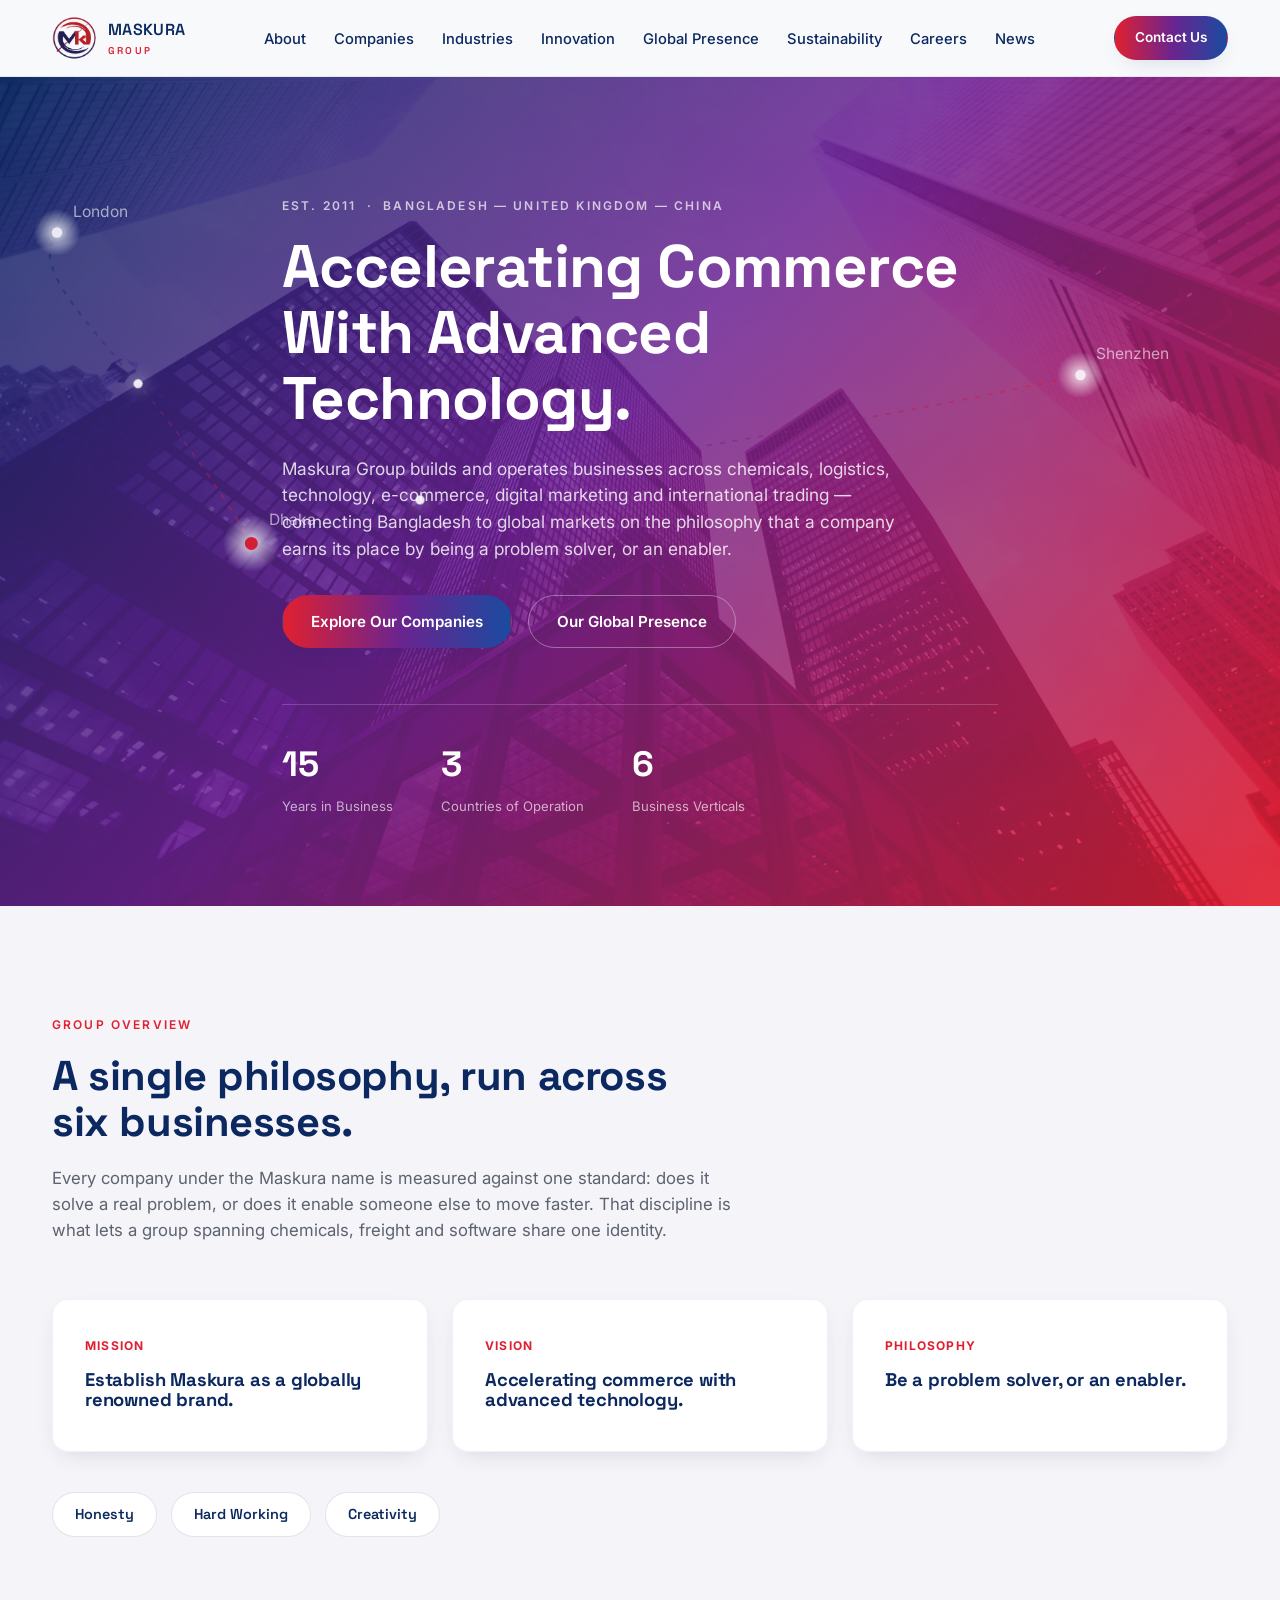
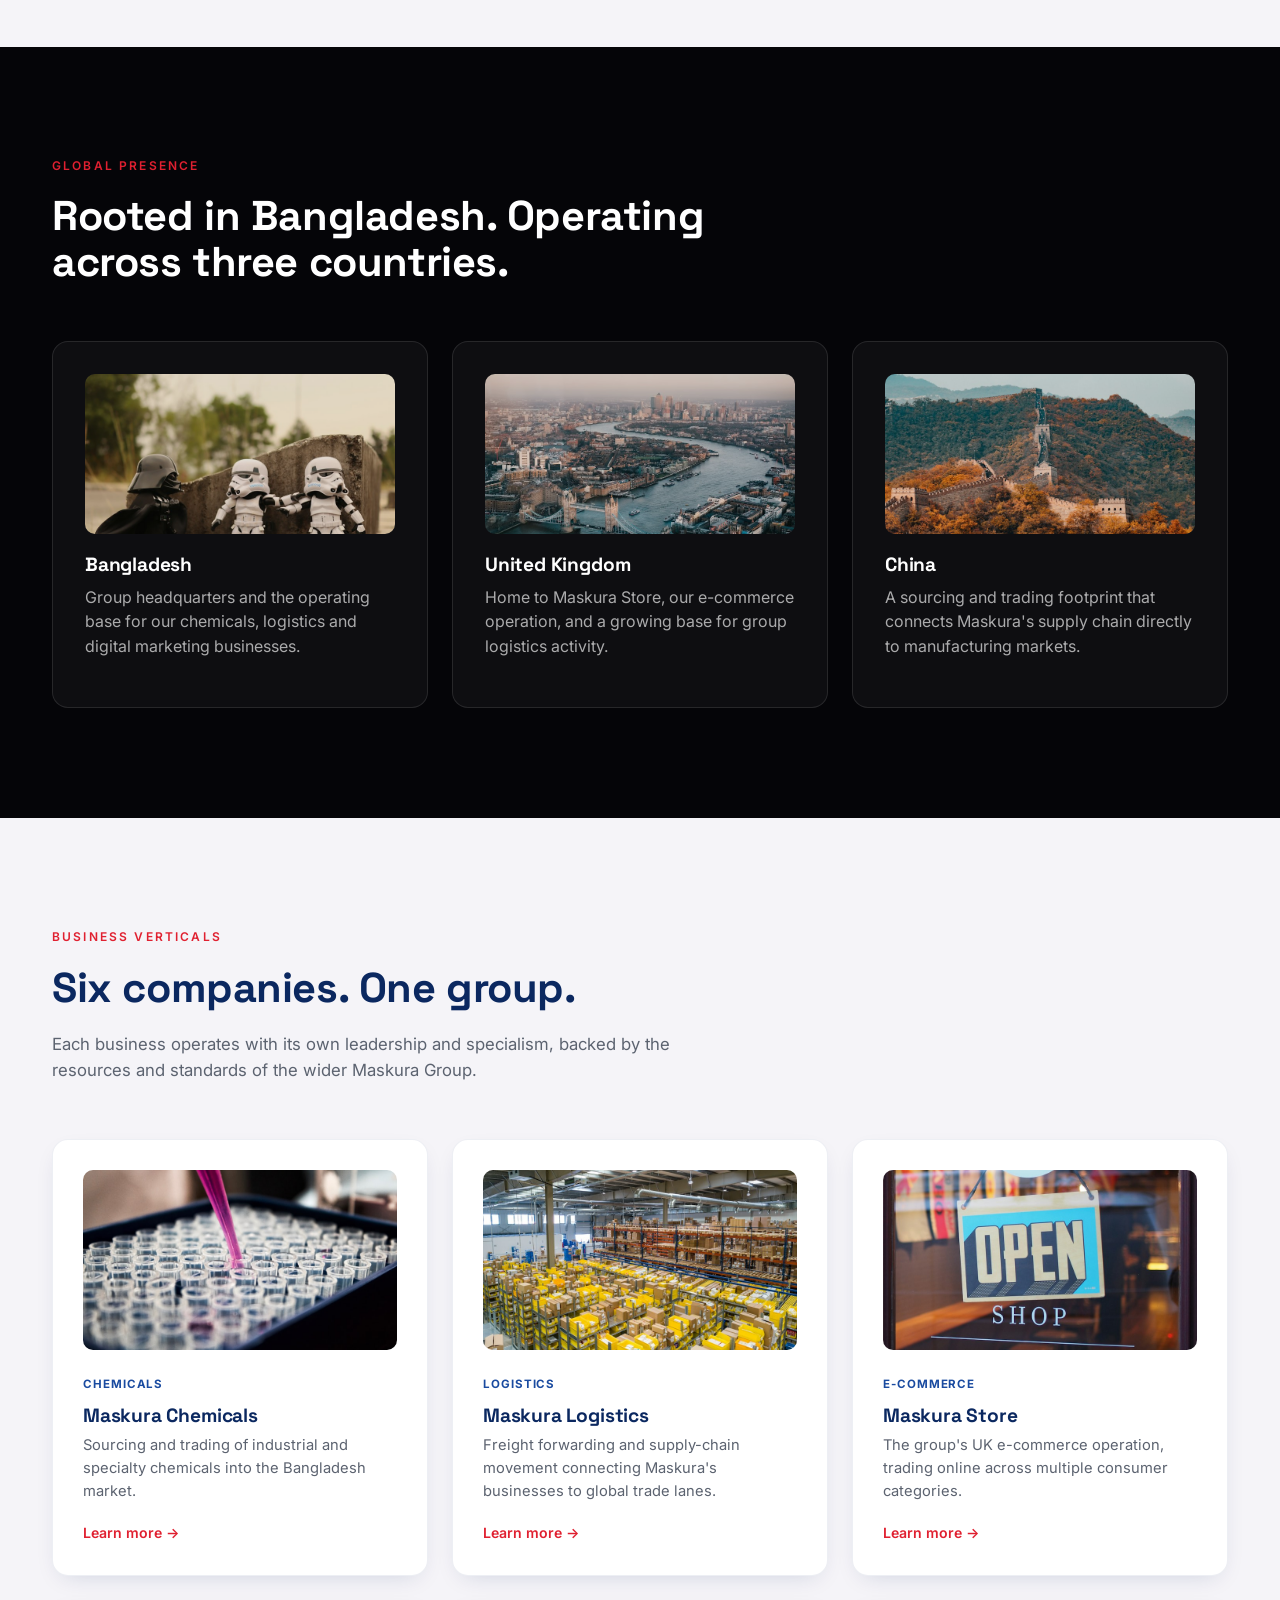
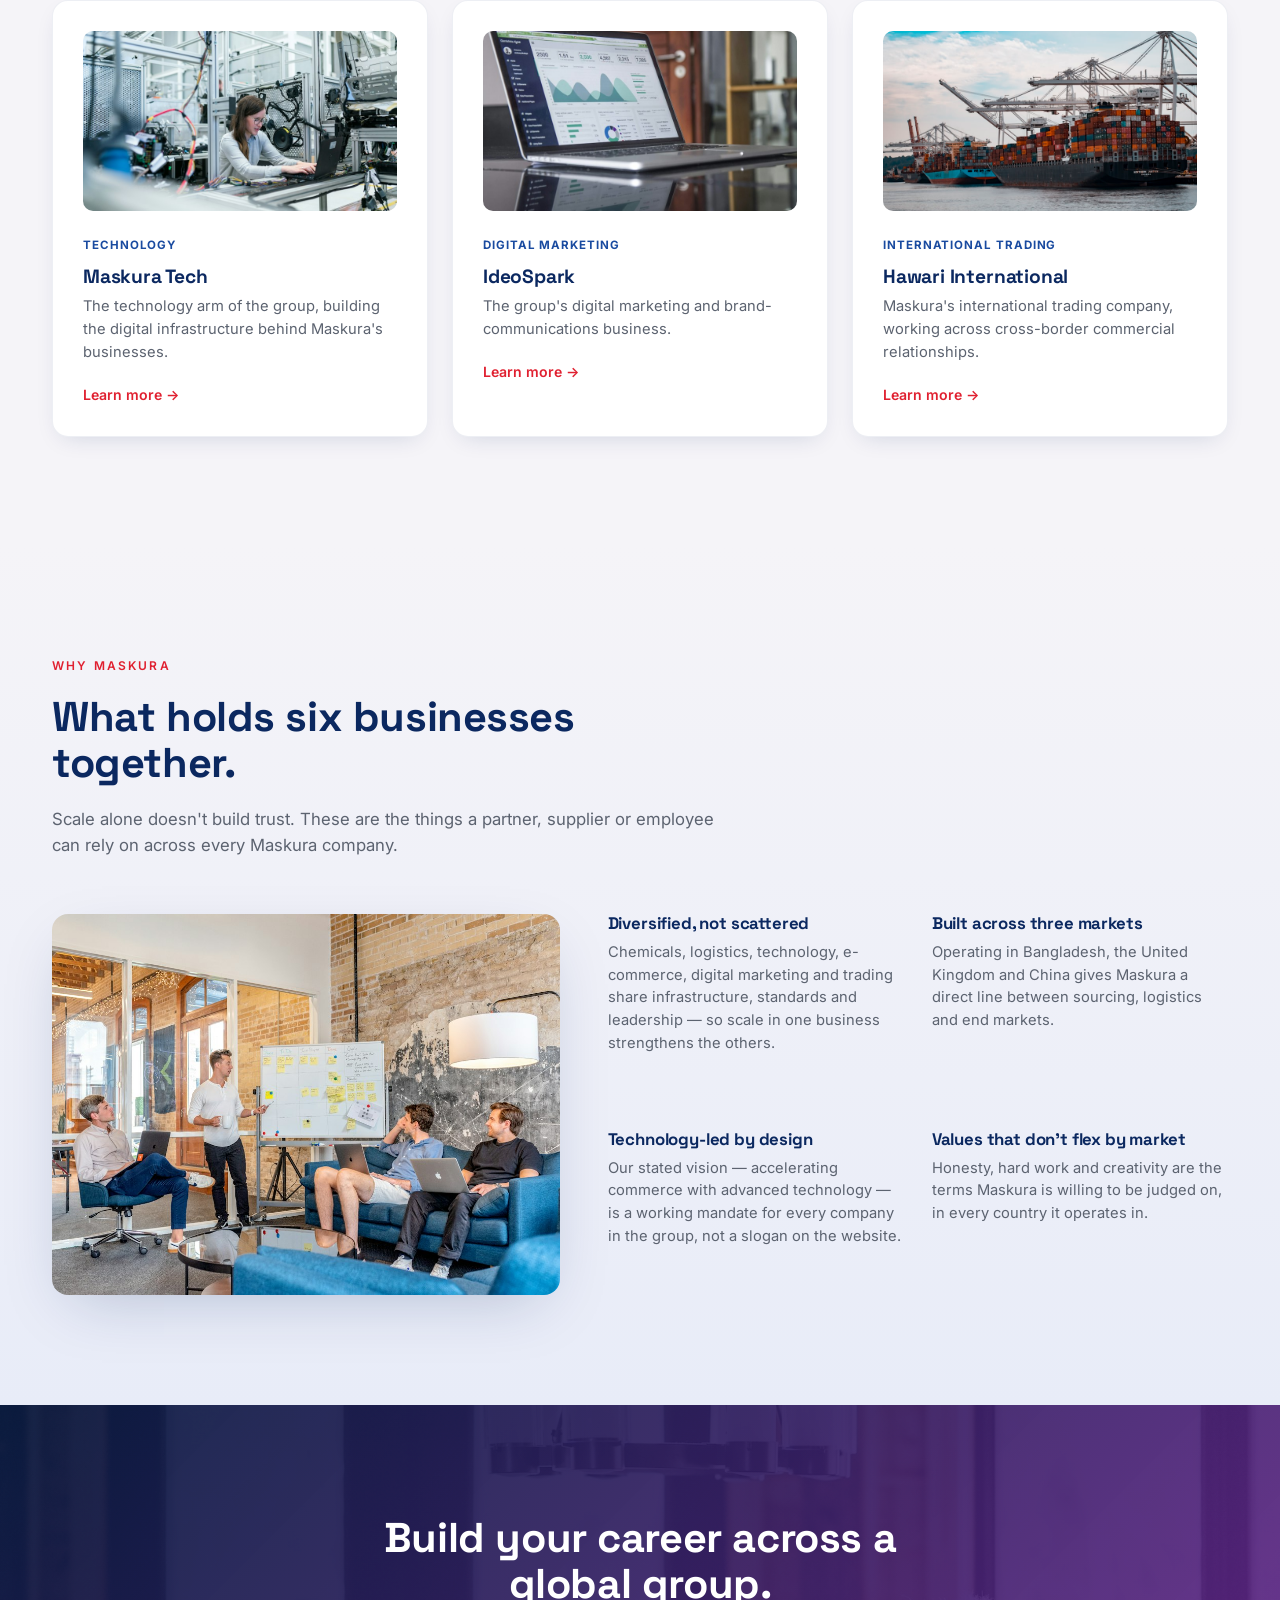
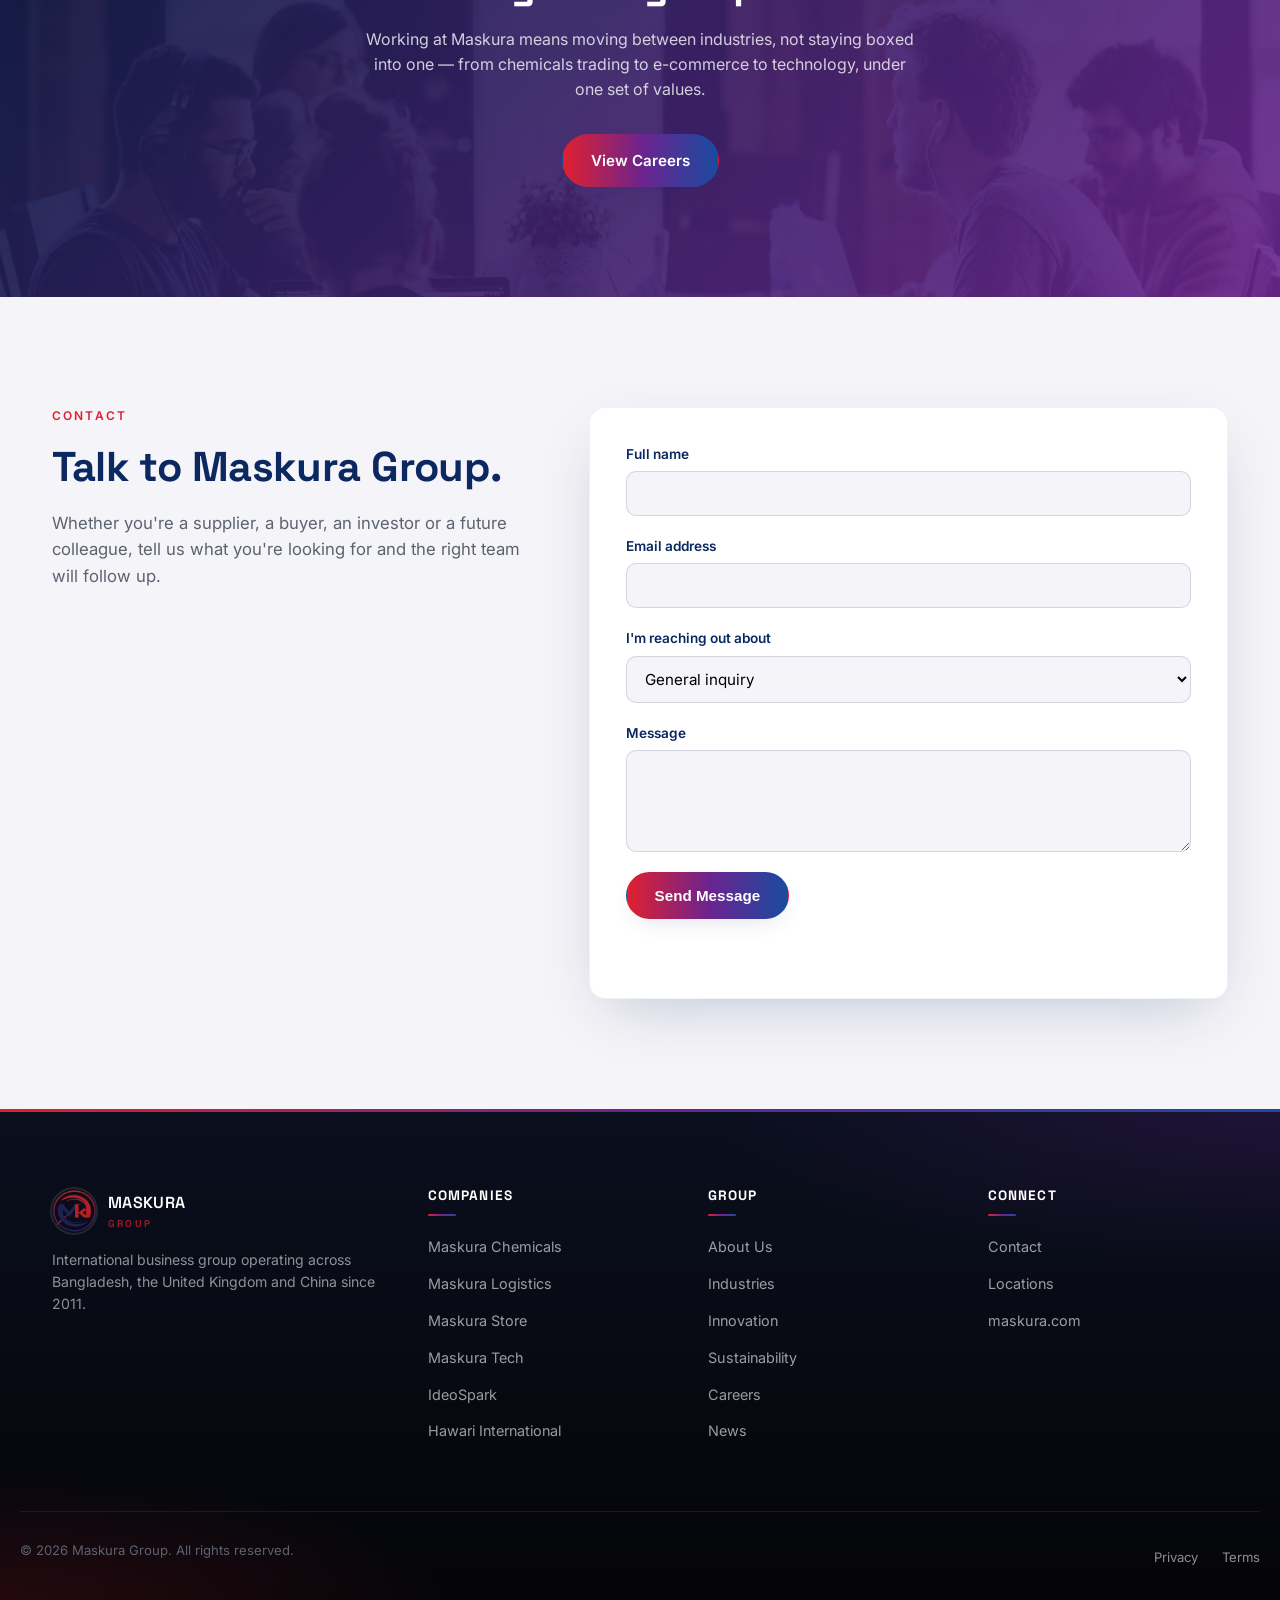
<file: index.html>
<!DOCTYPE html>
<html lang="en">
<head>
<meta charset="UTF-8">
<meta name="viewport" content="width=device-width, initial-scale=1.0">
<title>Maskura Group | Accelerating Commerce With Advanced Technology</title>
<meta name="description" content="Maskura Group is an international business group operating across Bangladesh, the United Kingdom and China in chemicals, logistics, technology, e-commerce, digital marketing and international trading. Established 2011.">
<meta name="keywords" content="Maskura Group, Maskura Chemicals, Maskura Logistics, Maskura Store, Maskura Tech, IdeoSpark, Hawari International, Bangladesh conglomerate, international trading">
<link rel="canonical" href="https://maskura.com/">

<!-- Open Graph -->
<meta property="og:type" content="website">
<meta property="og:title" content="Maskura Group | Accelerating Commerce With Advanced Technology">
<meta property="og:description" content="An international business group spanning Bangladesh, the United Kingdom and China — chemicals, logistics, technology, e-commerce, digital marketing and international trading. Established 2011.">
<meta property="og:url" content="https://maskura.com/">
<meta property="og:site_name" content="Maskura Group">
<meta property="og:image" content="https://maskura.com/assets/og-image.jpg">

<!-- Twitter -->
<meta name="twitter:card" content="summary_large_image">
<meta name="twitter:title" content="Maskura Group | Accelerating Commerce With Advanced Technology">
<meta name="twitter:description" content="An international business group spanning Bangladesh, the United Kingdom and China — chemicals, logistics, technology, e-commerce, digital marketing and international trading.">

<!-- Structured Data -->
<script type="application/ld+json">
{
  "@context": "https://schema.org",
  "@type": "Organization",
  "name": "Maskura Group",
  "url": "https://maskura.com/",
  "foundingDate": "2011",
  "areaServed": ["Bangladesh", "United Kingdom", "China"],
  "slogan": "Accelerating Commerce With Advanced Technology",
  "subOrganization": [
    {"@type": "Organization", "name": "Maskura Chemicals"},
    {"@type": "Organization", "name": "Maskura Logistics"},
    {"@type": "Organization", "name": "Maskura Store"},
    {"@type": "Organization", "name": "Maskura Tech"},
    {"@type": "Organization", "name": "IdeoSpark"},
    {"@type": "Organization", "name": "Hawari International"}
  ]
}
</script>

<link rel="icon" href="Logo.png" type="image/png">
<link rel="preconnect" href="https://fonts.googleapis.com">
<link rel="preconnect" href="https://fonts.gstatic.com" crossorigin>
<link href="https://fonts.googleapis.com/css2?family=Space+Grotesk:wght@400;500;600;700&family=Inter:wght@400;500;600;700&display=swap" rel="stylesheet">
<link rel="stylesheet" href="style.css">
</head>
<body>

<a class="skip-link" href="#main">Skip to content</a>

<!-- ============ HEADER ============ -->
<header class="site-header" id="siteHeader">
  <div class="wrap header-inner">
    <a href="index.html" class="brand" aria-label="Maskura Group home">
      <img src="Logo.png" alt="" class="brand-logo" width="44" height="44">
      <span class="brand-name">MASKURA<em>GROUP</em></span>
    </a>

    <nav class="main-nav" id="mainNav" aria-label="Primary">
      <ul>
        <li><a href="about.html">About</a></li>
        <li><a href="companies.html">Companies</a></li>
        <li><a href="industries.html">Industries</a></li>
        <li><a href="innovation.html">Innovation</a></li>
        <li><a href="global-presence.html">Global Presence</a></li>
        <li><a href="csr.html">Sustainability</a></li>
        <li><a href="career.html">Careers</a></li>
        <li><a href="news.html">News</a></li>
      </ul>
    </nav>

    <div class="header-actions">
      <a href="contact.html" class="btn btn-primary btn-sm">Contact Us</a>
      <button class="nav-toggle" id="navToggle" aria-expanded="false" aria-controls="mainNav" aria-label="Toggle navigation menu">
        <span></span><span></span><span></span>
      </button>
    </div>
  </div>
</header>

<main id="main">

<!-- ============ HERO ============ -->
<section class="hero" aria-labelledby="heroHeading">
  <div class="hero-bg" aria-hidden="true">
    <svg class="trade-map" viewBox="0 0 1200 640" preserveAspectRatio="xMidYMid slice">
      <defs>
        <linearGradient id="routeGrad" x1="0" y1="0" x2="1" y2="0">
          <stop offset="0%" stop-color="#0B2860"/>
          <stop offset="50%" stop-color="#6A2490"/>
          <stop offset="100%" stop-color="#E02030"/>
        </linearGradient>
        <radialGradient id="nodeGlow">
          <stop offset="0%" stop-color="#ffffff" stop-opacity="0.9"/>
          <stop offset="100%" stop-color="#ffffff" stop-opacity="0"/>
        </radialGradient>
      </defs>

      <!-- world dot grid -->
      <g class="dot-grid" fill="#ffffff" opacity="0.06"></g>

      <!-- routes: Dhaka -> London, Dhaka -> Shenzhen -->
      <path id="routeLondon" class="route" d="M 300,360 C 220,220 120,160 150,120" fill="none" stroke="url(#routeGrad)" stroke-width="1.5" stroke-dasharray="4 6"/>
      <path id="routeShenzhen" class="route" d="M 300,360 C 500,300 720,280 940,230" fill="none" stroke="url(#routeGrad)" stroke-width="1.5" stroke-dasharray="4 6"/>

      <!-- nodes -->
      <g class="node" transform="translate(300,360)">
        <circle r="22" fill="url(#nodeGlow)"/>
        <circle r="5" fill="#E02030"/>
        <text x="14" y="-14" class="node-label">Dhaka</text>
      </g>
      <g class="node" transform="translate(150,120)">
        <circle r="18" fill="url(#nodeGlow)"/>
        <circle r="4" fill="#ffffff"/>
        <text x="12" y="-12" class="node-label">London</text>
      </g>
      <g class="node" transform="translate(940,230)">
        <circle r="18" fill="url(#nodeGlow)"/>
        <circle r="4" fill="#ffffff"/>
        <text x="12" y="-12" class="node-label">Shenzhen</text>
      </g>

      <!-- traveling pulses -->
      <circle class="pulse" r="3.5" fill="#ffffff">
        <animateMotion dur="4.5s" repeatCount="indefinite" rotate="auto">
          <mpath href="#routeLondon"/>
        </animateMotion>
      </circle>
      <circle class="pulse" r="3.5" fill="#ffffff">
        <animateMotion dur="5.5s" begin="1.2s" repeatCount="indefinite" rotate="auto">
          <mpath href="#routeShenzhen"/>
        </animateMotion>
      </circle>
    </svg>
  </div>

  <div class="wrap hero-inner">
    <p class="eyebrow reveal">Est. 2011 &nbsp;·&nbsp; Bangladesh — United Kingdom — China</p>
    <h1 id="heroHeading" class="reveal">Accelerating Commerce<br>With Advanced Technology.</h1>
    <p class="hero-lede reveal">Maskura Group builds and operates businesses across chemicals, logistics, technology, e-commerce, digital marketing and international trading — connecting Bangladesh to global markets on the philosophy that a company earns its place by being a problem solver, or an enabler.</p>

    <div class="hero-actions reveal">
      <a href="companies.html" class="btn btn-primary magnetic">Explore Our Companies</a>
      <a href="global-presence.html" class="btn btn-ghost magnetic">Our Global Presence</a>
    </div>

    <dl class="hero-stats reveal">
      <div><dt data-counter="15">0</dt><dd>Years in Business</dd></div>
      <div><dt data-counter="3">0</dt><dd>Countries of Operation</dd></div>
      <div><dt data-counter="6">0</dt><dd>Business Verticals</dd></div>
    </dl>
  </div>
</section>

<!-- ============ GROUP OVERVIEW ============ -->
<section class="section" id="about" aria-labelledby="aboutHeading">
  <div class="wrap">
    <div class="section-head reveal">
      <p class="eyebrow">Group Overview</p>
      <h2 id="aboutHeading">A single philosophy, run across six businesses.</h2>
      <p class="section-lede">Every company under the Maskura name is measured against one standard: does it solve a real problem, or does it enable someone else to move faster. That discipline is what lets a group spanning chemicals, freight and software share one identity.</p>
    </div>

    <div class="pillar-grid">
      <div class="pillar-card reveal">
        <span class="pillar-index">Mission</span>
        <h3>Establish Maskura as a globally renowned brand.</h3>
      </div>
      <div class="pillar-card reveal">
        <span class="pillar-index">Vision</span>
        <h3>Accelerating commerce with advanced technology.</h3>
      </div>
      <div class="pillar-card reveal">
        <span class="pillar-index">Philosophy</span>
        <h3>Be a problem solver, or an enabler.</h3>
      </div>
    </div>

    <div class="values-row reveal">
      <div class="value-chip"><span>Honesty</span></div>
      <div class="value-chip"><span>Hard Working</span></div>
      <div class="value-chip"><span>Creativity</span></div>
    </div>
  </div>
</section>

<!-- ============ GLOBAL PRESENCE ============ -->
<section class="section section-dark" aria-labelledby="presenceHeading">
  <div class="wrap">
    <div class="section-head reveal">
      <p class="eyebrow">Global Presence</p>
      <h2 id="presenceHeading">Rooted in Bangladesh. Operating across three countries.</h2>
    </div>

    <div class="presence-grid">
      <div class="presence-card reveal">
        <div class="presence-thumb"><img src="images/dhaka.jpg" alt="Dhaka, Bangladesh headquarters" loading="lazy" width="600" height="340"></div>
        <h3>Bangladesh</h3>
        <p>Group headquarters and the operating base for our chemicals, logistics and digital marketing businesses.</p>
      </div>
      <div class="presence-card reveal">
        <div class="presence-thumb"><img src="images/london.jpg" alt="London, United Kingdom hub" loading="lazy" width="600" height="340"></div>
        <h3>United Kingdom</h3>
        <p>Home to Maskura Store, our e-commerce operation, and a growing base for group logistics activity.</p>
      </div>
      <div class="presence-card reveal">
        <div class="presence-thumb"><img src="images/china.jpg" alt="China sourcing and trade network" loading="lazy" width="600" height="340"></div>
        <h3>China</h3>
        <p>A sourcing and trading footprint that connects Maskura's supply chain directly to manufacturing markets.</p>
      </div>
    </div>
  </div>
</section>

<!-- ============ BUSINESS VERTICALS / COMPANIES ============ -->
<section class="section" id="companies" aria-labelledby="companiesHeading">
  <div class="wrap">
    <div class="section-head reveal">
      <p class="eyebrow">Business Verticals</p>
      <h2 id="companiesHeading">Six companies. One group.</h2>
      <p class="section-lede">Each business operates with its own leadership and specialism, backed by the resources and standards of the wider Maskura Group.</p>
    </div>

    <div class="company-grid">
      <a class="company-card reveal" href="company-details.html?co=chemicals">
        <div class="card-thumb"><img src="images/chemicals.jpg" alt="Maskura Chemicals - Industrial and specialty chemicals" loading="lazy" width="600" height="340"></div>
        <span class="company-sector">Chemicals</span>
        <h3>Maskura Chemicals</h3>
        <p>Sourcing and trading of industrial and specialty chemicals into the Bangladesh market.</p>
        <span class="card-cta">Learn more →</span>
      </a>
      <a class="company-card reveal" href="company-details.html?co=logistics">
        <div class="card-thumb"><img src="images/logistics.jpg" alt="Maskura Logistics - Freight forwarding and supply chain" loading="lazy" width="600" height="340"></div>
        <span class="company-sector">Logistics</span>
        <h3>Maskura Logistics</h3>
        <p>Freight forwarding and supply-chain movement connecting Maskura's businesses to global trade lanes.</p>
        <span class="card-cta">Learn more →</span>
      </a>
      <a class="company-card reveal" href="company-details.html?co=store">
        <div class="card-thumb"><img src="images/store.jpg" alt="Maskura Store - UK e-commerce retail" loading="lazy" width="600" height="340"></div>
        <span class="company-sector">E-Commerce</span>
        <h3>Maskura Store</h3>
        <p>The group's UK e-commerce operation, trading online across multiple consumer categories.</p>
        <span class="card-cta">Learn more →</span>
      </a>
      <a class="company-card reveal" href="company-details.html?co=tech">
        <div class="card-thumb"><img src="images/tech.jpg" alt="Maskura Tech - Digital infrastructure and automation" loading="lazy" width="600" height="340"></div>
        <span class="company-sector">Technology</span>
        <h3>Maskura Tech</h3>
        <p>The technology arm of the group, building the digital infrastructure behind Maskura's businesses.</p>
        <span class="card-cta">Learn more →</span>
      </a>
      <a class="company-card reveal" href="company-details.html?co=ideospark">
        <div class="card-thumb"><img src="images/ideospark.jpg" alt="IdeoSpark - Digital marketing and brand growth" loading="lazy" width="600" height="340"></div>
        <span class="company-sector">Digital Marketing</span>
        <h3>IdeoSpark</h3>
        <p>The group's digital marketing and brand-communications business.</p>
        <span class="card-cta">Learn more →</span>
      </a>
      <a class="company-card reveal" href="company-details.html?co=hawari">
        <div class="card-thumb"><img src="images/hawari.jpg" alt="Hawari International - Cross-border commercial trading" loading="lazy" width="600" height="340"></div>
        <span class="company-sector">International Trading</span>
        <h3>Hawari International</h3>
        <p>Maskura's international trading company, working across cross-border commercial relationships.</p>
        <span class="card-cta">Learn more →</span>
      </a>
    </div>
  </div>
</section>

<!-- ============ WHY MASKURA ============ -->
<section class="section section-tint" aria-labelledby="whyHeading">
  <div class="wrap">
    <div class="section-head reveal">
      <p class="eyebrow">Why Maskura</p>
      <h2 id="whyHeading">What holds six businesses together.</h2>
      <p class="section-lede">Scale alone doesn't build trust. These are the things a partner, supplier or employee can rely on across every Maskura company.</p>
    </div>
    <div class="why-content-grid">
      <div class="why-media reveal">
        <img src="images/section-corporate.jpg" alt="Maskura Group corporate governance and executive strategy" loading="lazy" width="800" height="520">
      </div>
      <div class="why-list">
        <div class="why-item reveal">
          <h3>Diversified, not scattered</h3>
          <p>Chemicals, logistics, technology, e-commerce, digital marketing and trading share infrastructure, standards and leadership — so scale in one business strengthens the others.</p>
        </div>
        <div class="why-item reveal">
          <h3>Built across three markets</h3>
          <p>Operating in Bangladesh, the United Kingdom and China gives Maskura a direct line between sourcing, logistics and end markets.</p>
        </div>
        <div class="why-item reveal">
          <h3>Technology-led by design</h3>
          <p>Our stated vision — accelerating commerce with advanced technology — is a working mandate for every company in the group, not a slogan on the website.</p>
        </div>
        <div class="why-item reveal">
          <h3>Values that don't flex by market</h3>
          <p>Honesty, hard work and creativity are the terms Maskura is willing to be judged on, in every country it operates in.</p>
        </div>
      </div>
    </div>
  </div>
</section>

<!-- ============ CAREER CTA ============ -->
<section class="section career-cta" aria-labelledby="careerHeading">
  <div class="wrap career-inner reveal">
    <h2 id="careerHeading">Build your career across a global group.</h2>
    <p>Working at Maskura means moving between industries, not staying boxed into one — from chemicals trading to e-commerce to technology, under one set of values.</p>
    <a href="career.html" class="btn btn-primary magnetic">View Careers</a>
  </div>
</section>

<!-- ============ CONTACT ============ -->
<section class="section" id="contact" aria-labelledby="contactHeading">
  <div class="wrap contact-grid">
    <div class="reveal">
      <p class="eyebrow">Contact</p>
      <h2 id="contactHeading">Talk to Maskura Group.</h2>
      <p class="section-lede">Whether you're a supplier, a buyer, an investor or a future colleague, tell us what you're looking for and the right team will follow up.</p>
    </div>

    <form class="contact-form reveal" id="contactForm">
      <div class="form-row">
        <label for="name">Full name</label>
        <input type="text" id="name" name="name" required autocomplete="name">
      </div>
      <div class="form-row">
        <label for="email">Email address</label>
        <input type="email" id="email" name="email" required autocomplete="email">
      </div>
      <div class="form-row">
        <label for="subject">I'm reaching out about</label>
        <select id="subject" name="subject">
          <option>General inquiry</option>
          <option>Supplier / sourcing</option>
          <option>Partnership / investment</option>
          <option>Careers</option>
          <option>Media</option>
        </select>
      </div>
      <div class="form-row">
        <label for="message">Message</label>
        <textarea id="message" name="message" rows="4" required></textarea>
      </div>
      <button type="submit" class="btn btn-primary">Send Message</button>
      <p class="form-note" id="formNote" role="status" aria-live="polite"></p>
    </form>
  </div>
</section>

</main>

<!-- ============ FOOTER ============ -->
<footer class="site-footer"><div class="wrap footer-grid">
<div class="footer-brand"><a href="index.html" class="brand footer-logo"><img src="Logo.png" alt="" class="brand-logo" width="44" height="44"><span class="brand-name">MASKURA<em>GROUP</em></span></a><p>International business group operating across Bangladesh, the United Kingdom and China since 2011.</p></div>
<div class="footer-col"><h4>Companies</h4><ul><li><a href="company-details.html?co=chemicals">Maskura Chemicals</a></li><li><a href="company-details.html?co=logistics">Maskura Logistics</a></li><li><a href="company-details.html?co=store">Maskura Store</a></li><li><a href="company-details.html?co=tech">Maskura Tech</a></li><li><a href="company-details.html?co=ideospark">IdeoSpark</a></li><li><a href="company-details.html?co=hawari">Hawari International</a></li></ul></div>
<div class="footer-col"><h4>Group</h4><ul><li><a href="about.html">About Us</a></li><li><a href="industries.html">Industries</a></li><li><a href="innovation.html">Innovation</a></li><li><a href="csr.html">Sustainability</a></li><li><a href="career.html">Careers</a></li><li><a href="news.html">News</a></li></ul></div>
<div class="footer-col"><h4>Connect</h4><ul><li><a href="contact.html">Contact</a></li><li><a href="global-presence.html">Locations</a></li><li><a href="https://maskura.com/">maskura.com</a></li></ul></div>
</div><div class="wrap footer-bottom"><p>© <span id="year"></span> Maskura Group. All rights reserved.</p><div class="footer-legal"><a href="privacy.html">Privacy</a><a href="terms.html">Terms</a></div></div></footer>

<script src="script.js"></script>
</body>
</html>
</file>
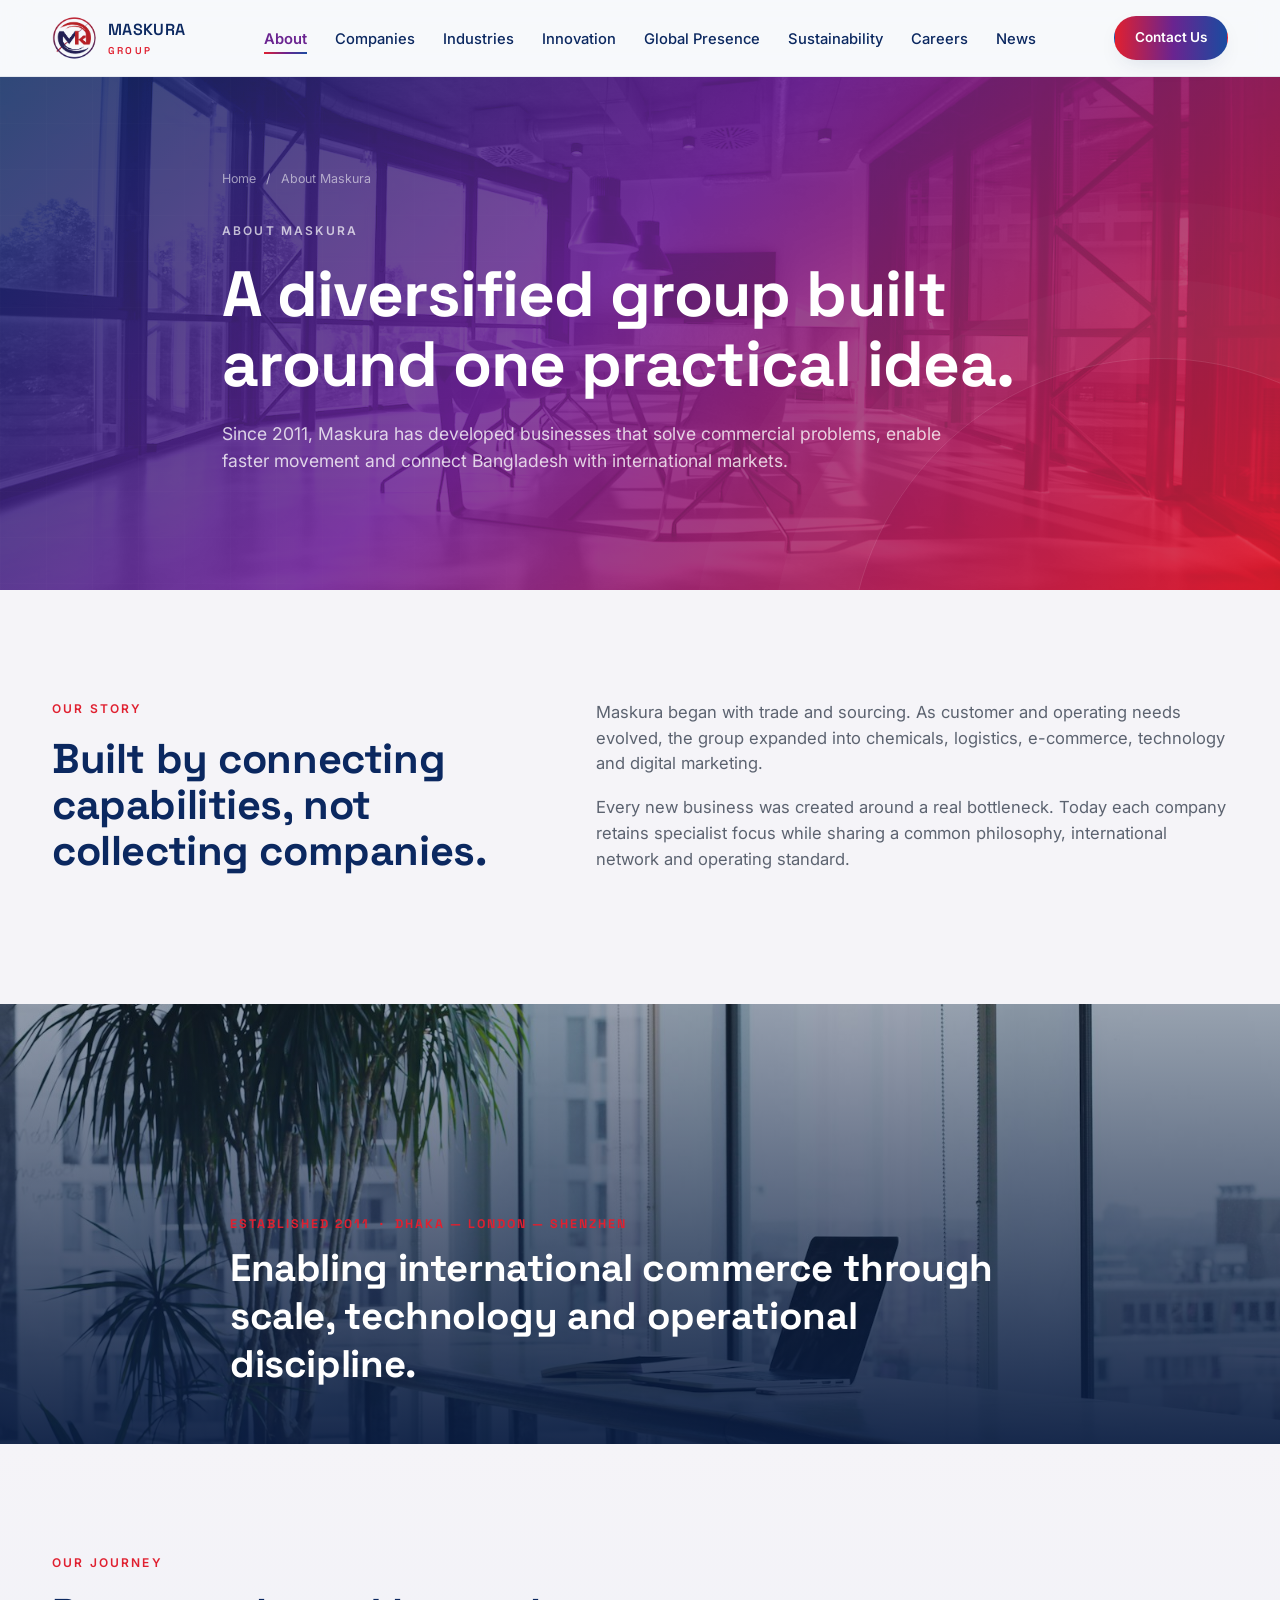
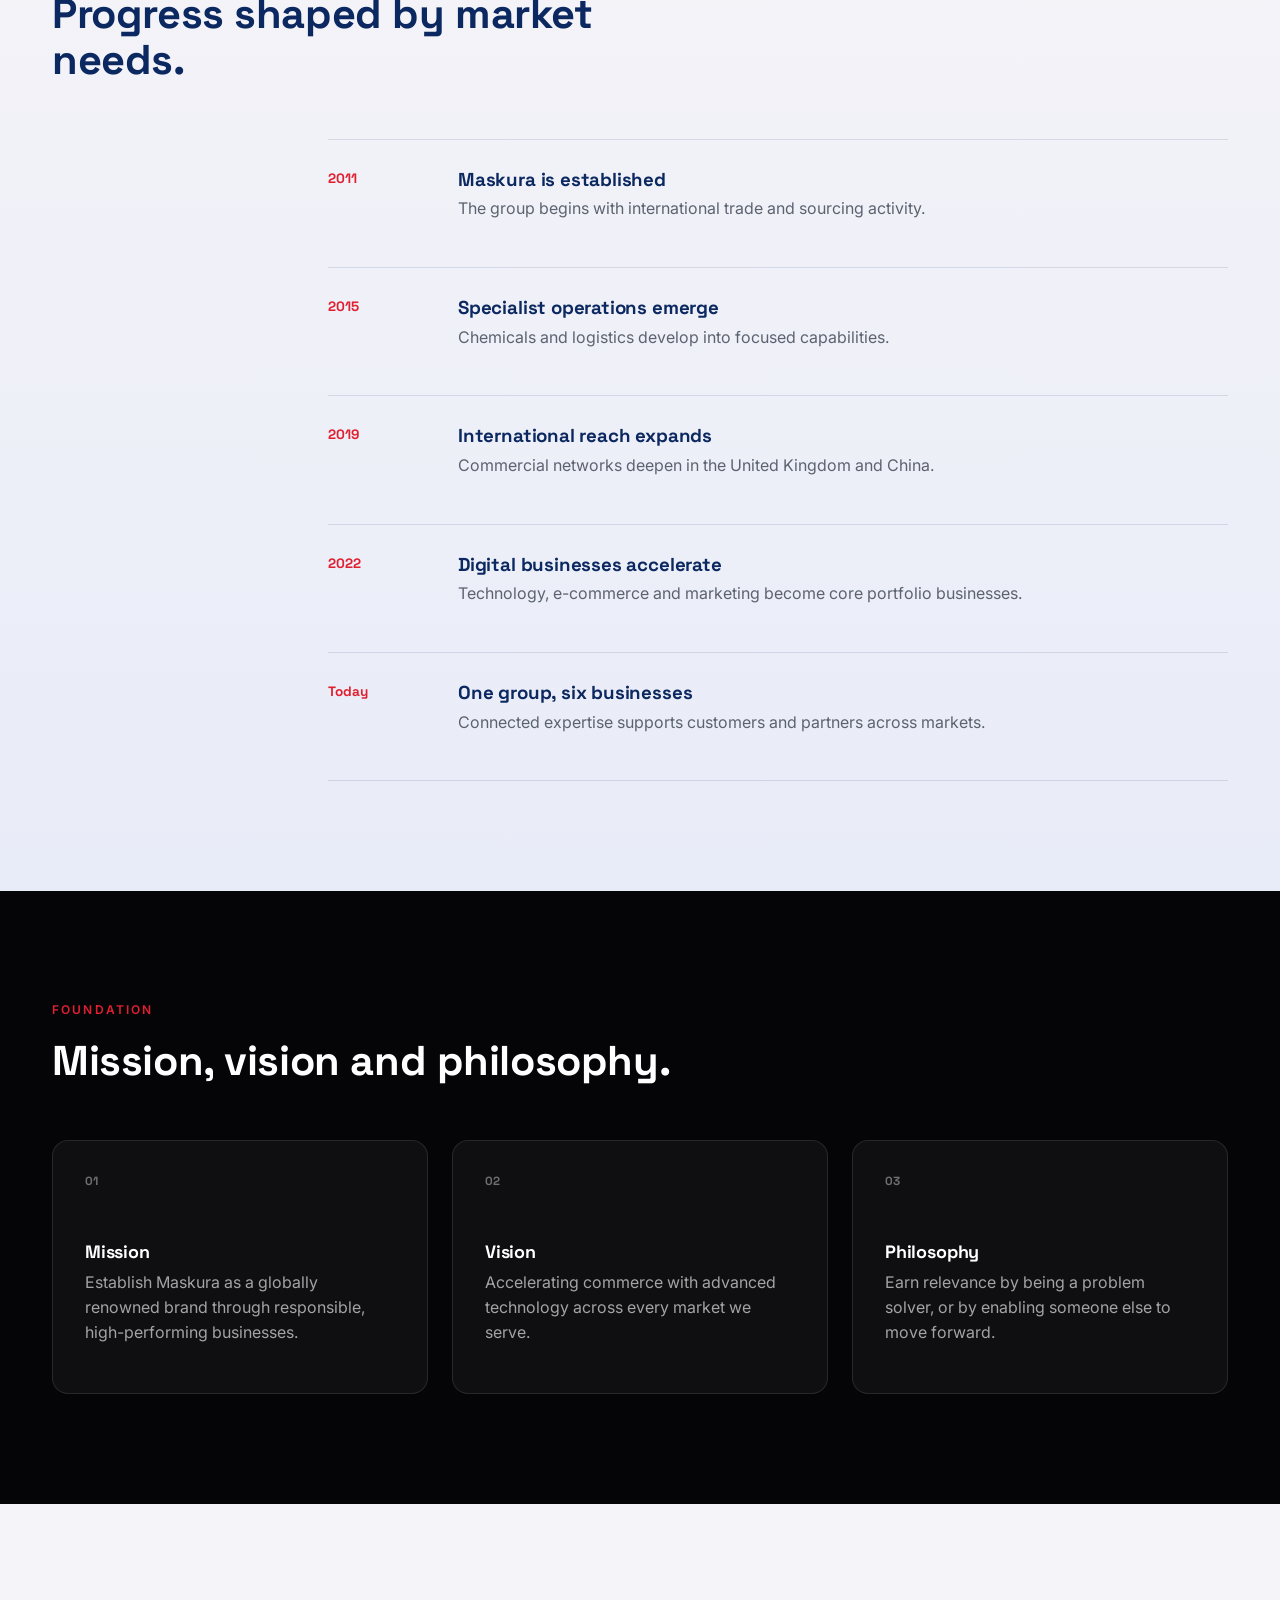
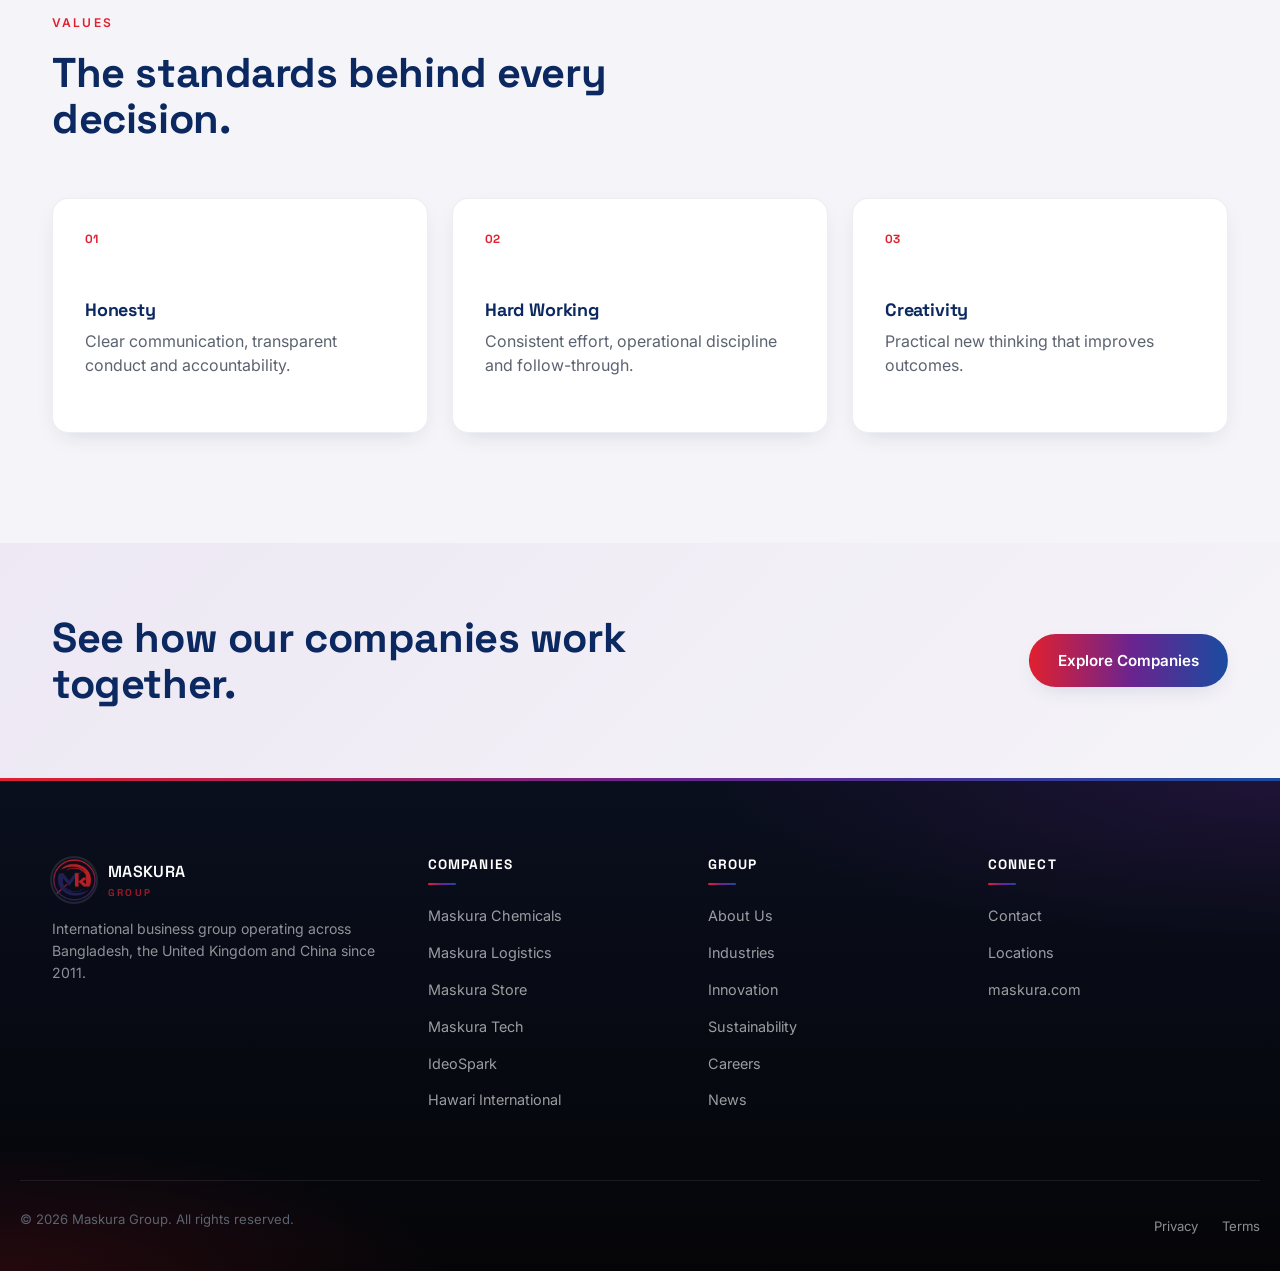
<file: about.html>
<!DOCTYPE html><html lang="en"><head><meta charset="UTF-8"><meta name="viewport" content="width=device-width,initial-scale=1.0"><title>About | Maskura Group</title><meta name="description" content="Learn about Maskura Group history, values and philosophy."><link rel="preconnect" href="https://fonts.googleapis.com"><link rel="preconnect" href="https://fonts.gstatic.com" crossorigin><link href="https://fonts.googleapis.com/css2?family=Space+Grotesk:wght@400;500;600;700&family=Inter:wght@400;500;600;700&display=swap" rel="stylesheet"><link rel="icon" href="Logo.png" type="image/png"><link rel="stylesheet" href="style.css"></head><body><a class="skip-link" href="#main">Skip to content</a>
<header class="site-header" id="siteHeader"><div class="wrap header-inner">
<a href="index.html" class="brand" aria-label="Maskura Group home"><img src="Logo.png" alt="" class="brand-logo" width="44" height="44"><span class="brand-name">MASKURA<em>GROUP</em></span></a>
<nav class="main-nav" id="mainNav" aria-label="Primary"><ul><li><a href="about.html">About</a></li><li><a href="companies.html">Companies</a></li><li><a href="industries.html">Industries</a></li><li><a href="innovation.html">Innovation</a></li><li><a href="global-presence.html">Global Presence</a></li><li><a href="csr.html">Sustainability</a></li><li><a href="career.html">Careers</a></li><li><a href="news.html">News</a></li></ul></nav>
<div class="header-actions"><a href="contact.html" class="btn btn-primary btn-sm">Contact Us</a><button class="nav-toggle" id="navToggle" aria-expanded="false" aria-controls="mainNav" aria-label="Toggle navigation menu"><span></span><span></span><span></span></button></div>
</div></header><main id="main"><section class="page-hero"><div class="page-grid"></div><div class="wrap page-hero-inner"><nav class="breadcrumbs"><a href="index.html">Home</a><span>/</span><span>About Maskura</span></nav><p class="eyebrow reveal">About Maskura</p><h1 class="reveal">A diversified group built around one practical idea.</h1><p class="page-hero-lede reveal">Since 2011, Maskura has developed businesses that solve commercial problems, enable faster movement and connect Bangladesh with international markets.</p></div></section>
<section class="section"><div class="wrap split"><div class="reveal"><p class="eyebrow">Our Story</p><h2>Built by connecting capabilities, not collecting companies.</h2></div><div class="prose reveal"><p>Maskura began with trade and sourcing. As customer and operating needs evolved, the group expanded into chemicals, logistics, e-commerce, technology and digital marketing.</p><p>Every new business was created around a real bottleneck. Today each company retains specialist focus while sharing a common philosophy, international network and operating standard.</p></div></div></section>
<div class="corp-feature-banner reveal">
  <img src="images/banner-about.jpg" alt="Maskura Group corporate facilities and international operations" loading="lazy" width="1600" height="440">
  <div class="corp-banner-overlay">
    <div class="wrap">
      <span>Established 2011 &nbsp;·&nbsp; Dhaka — London — Shenzhen</span>
      <h3>Enabling international commerce through scale, technology and operational discipline.</h3>
    </div>
  </div>
</div>
<section class="section section-tint"><div class="wrap"><div class="section-head reveal"><p class="eyebrow">Our Journey</p><h2>Progress shaped by market needs.</h2></div><div class="timeline"><article class="timeline-row reveal"><strong>2011</strong><div><h3>Maskura is established</h3><p>The group begins with international trade and sourcing activity.</p></div></article><article class="timeline-row reveal"><strong>2015</strong><div><h3>Specialist operations emerge</h3><p>Chemicals and logistics develop into focused capabilities.</p></div></article><article class="timeline-row reveal"><strong>2019</strong><div><h3>International reach expands</h3><p>Commercial networks deepen in the United Kingdom and China.</p></div></article><article class="timeline-row reveal"><strong>2022</strong><div><h3>Digital businesses accelerate</h3><p>Technology, e-commerce and marketing become core portfolio businesses.</p></div></article><article class="timeline-row reveal"><strong>Today</strong><div><h3>One group, six businesses</h3><p>Connected expertise supports customers and partners across markets.</p></div></article></div></div></section>
<section class="section section-dark"><div class="wrap"><div class="section-head reveal"><p class="eyebrow">Foundation</p><h2>Mission, vision and philosophy.</h2></div><div class="info-grid"><article class="info-card reveal"><span>01</span><h3>Mission</h3><p>Establish Maskura as a globally renowned brand through responsible, high-performing businesses.</p></article><article class="info-card reveal"><span>02</span><h3>Vision</h3><p>Accelerating commerce with advanced technology across every market we serve.</p></article><article class="info-card reveal"><span>03</span><h3>Philosophy</h3><p>Earn relevance by being a problem solver, or by enabling someone else to move forward.</p></article></div></div></section>
<section class="section"><div class="wrap"><div class="section-head reveal"><p class="eyebrow">Values</p><h2>The standards behind every decision.</h2></div><div class="info-grid"><article class="info-card reveal"><span>01</span><h3>Honesty</h3><p>Clear communication, transparent conduct and accountability.</p></article><article class="info-card reveal"><span>02</span><h3>Hard Working</h3><p>Consistent effort, operational discipline and follow-through.</p></article><article class="info-card reveal"><span>03</span><h3>Creativity</h3><p>Practical new thinking that improves outcomes.</p></article></div></div></section><section class="section cta-band"><div class="wrap cta-inner reveal"><h2>See how our companies work together.</h2><a class="btn btn-primary" href="companies.html">Explore Companies</a></div></section></main><footer class="site-footer"><div class="wrap footer-grid">
<div class="footer-brand"><a href="index.html" class="brand footer-logo"><img src="Logo.png" alt="" class="brand-logo" width="44" height="44"><span class="brand-name">MASKURA<em>GROUP</em></span></a><p>International business group operating across Bangladesh, the United Kingdom and China since 2011.</p></div>
<div class="footer-col"><h4>Companies</h4><ul><li><a href="company-details.html?co=chemicals">Maskura Chemicals</a></li><li><a href="company-details.html?co=logistics">Maskura Logistics</a></li><li><a href="company-details.html?co=store">Maskura Store</a></li><li><a href="company-details.html?co=tech">Maskura Tech</a></li><li><a href="company-details.html?co=ideospark">IdeoSpark</a></li><li><a href="company-details.html?co=hawari">Hawari International</a></li></ul></div>
<div class="footer-col"><h4>Group</h4><ul><li><a href="about.html">About Us</a></li><li><a href="industries.html">Industries</a></li><li><a href="innovation.html">Innovation</a></li><li><a href="csr.html">Sustainability</a></li><li><a href="career.html">Careers</a></li><li><a href="news.html">News</a></li></ul></div>
<div class="footer-col"><h4>Connect</h4><ul><li><a href="contact.html">Contact</a></li><li><a href="global-presence.html">Locations</a></li><li><a href="https://maskura.com/">maskura.com</a></li></ul></div>
</div><div class="wrap footer-bottom"><p>© <span id="year"></span> Maskura Group. All rights reserved.</p><div class="footer-legal"><a href="privacy.html">Privacy</a><a href="terms.html">Terms</a></div></div></footer><script src="script.js"></script></body></html>
</file>
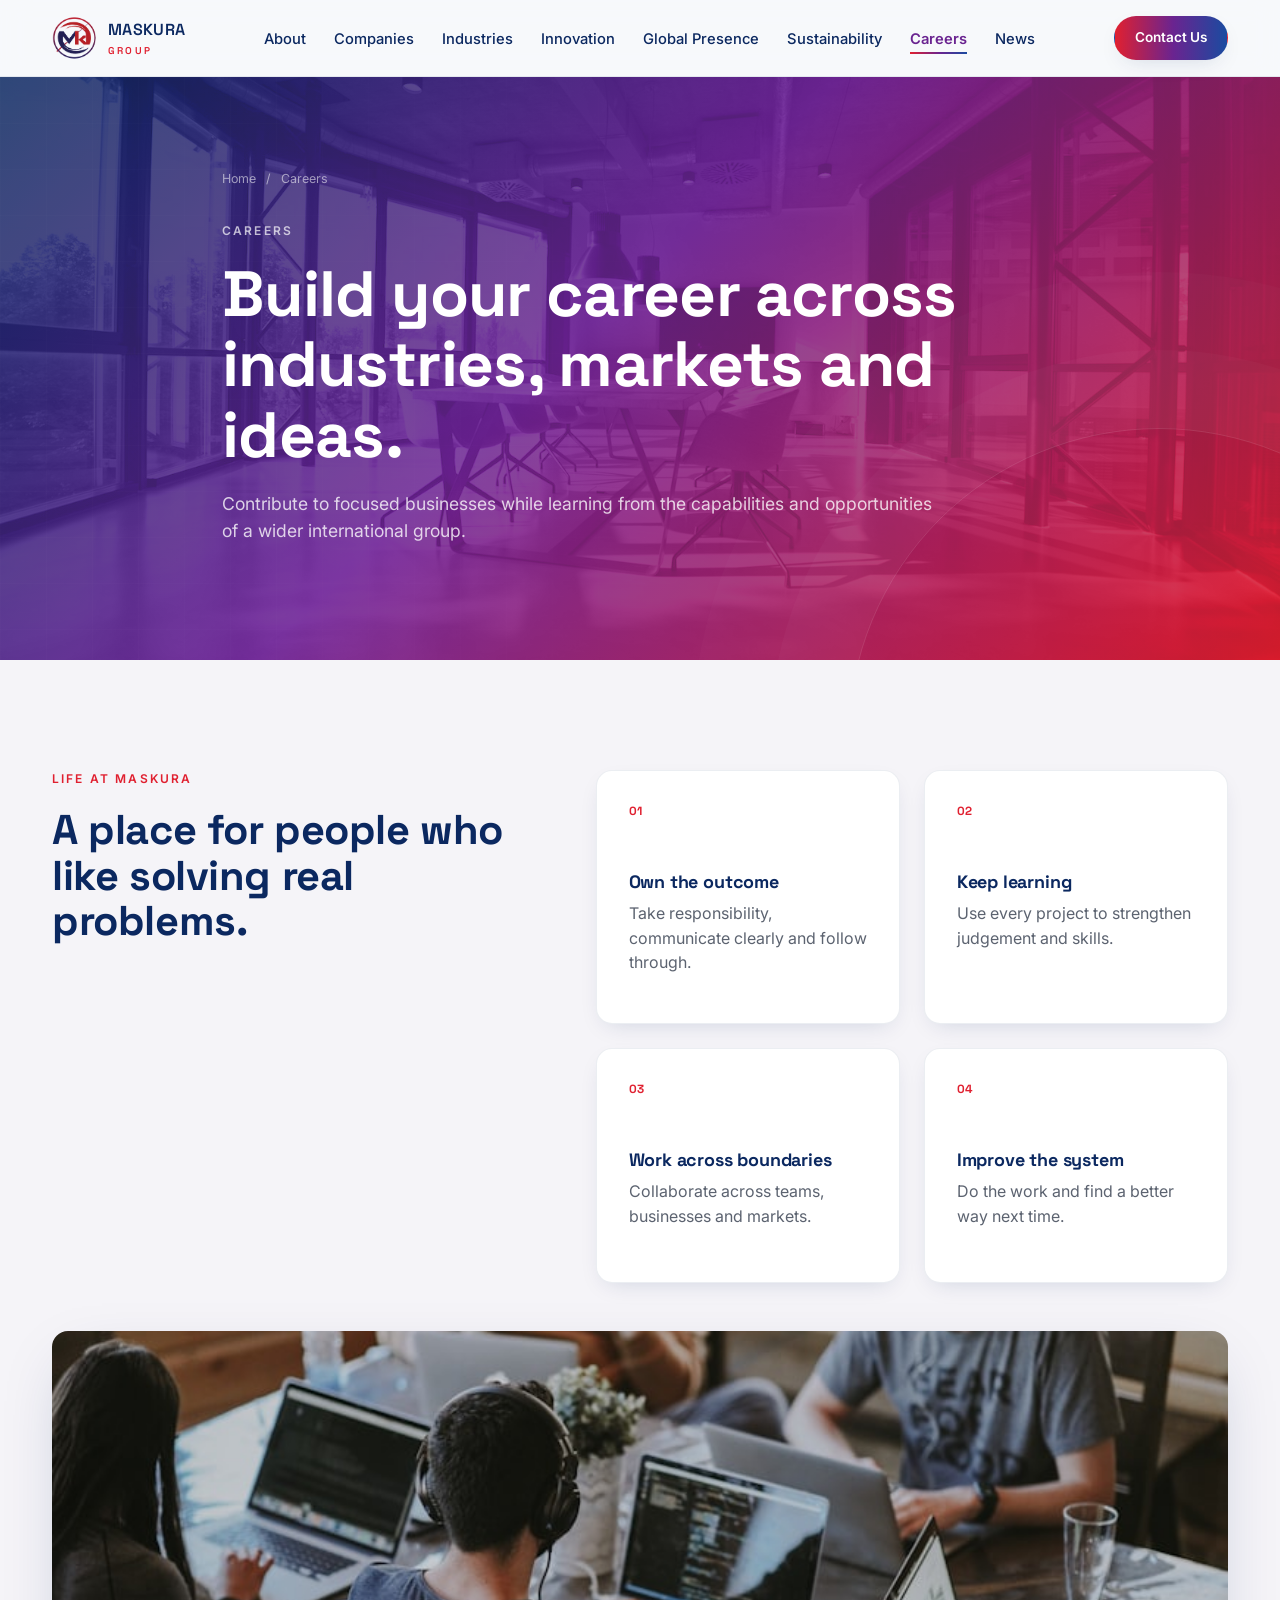
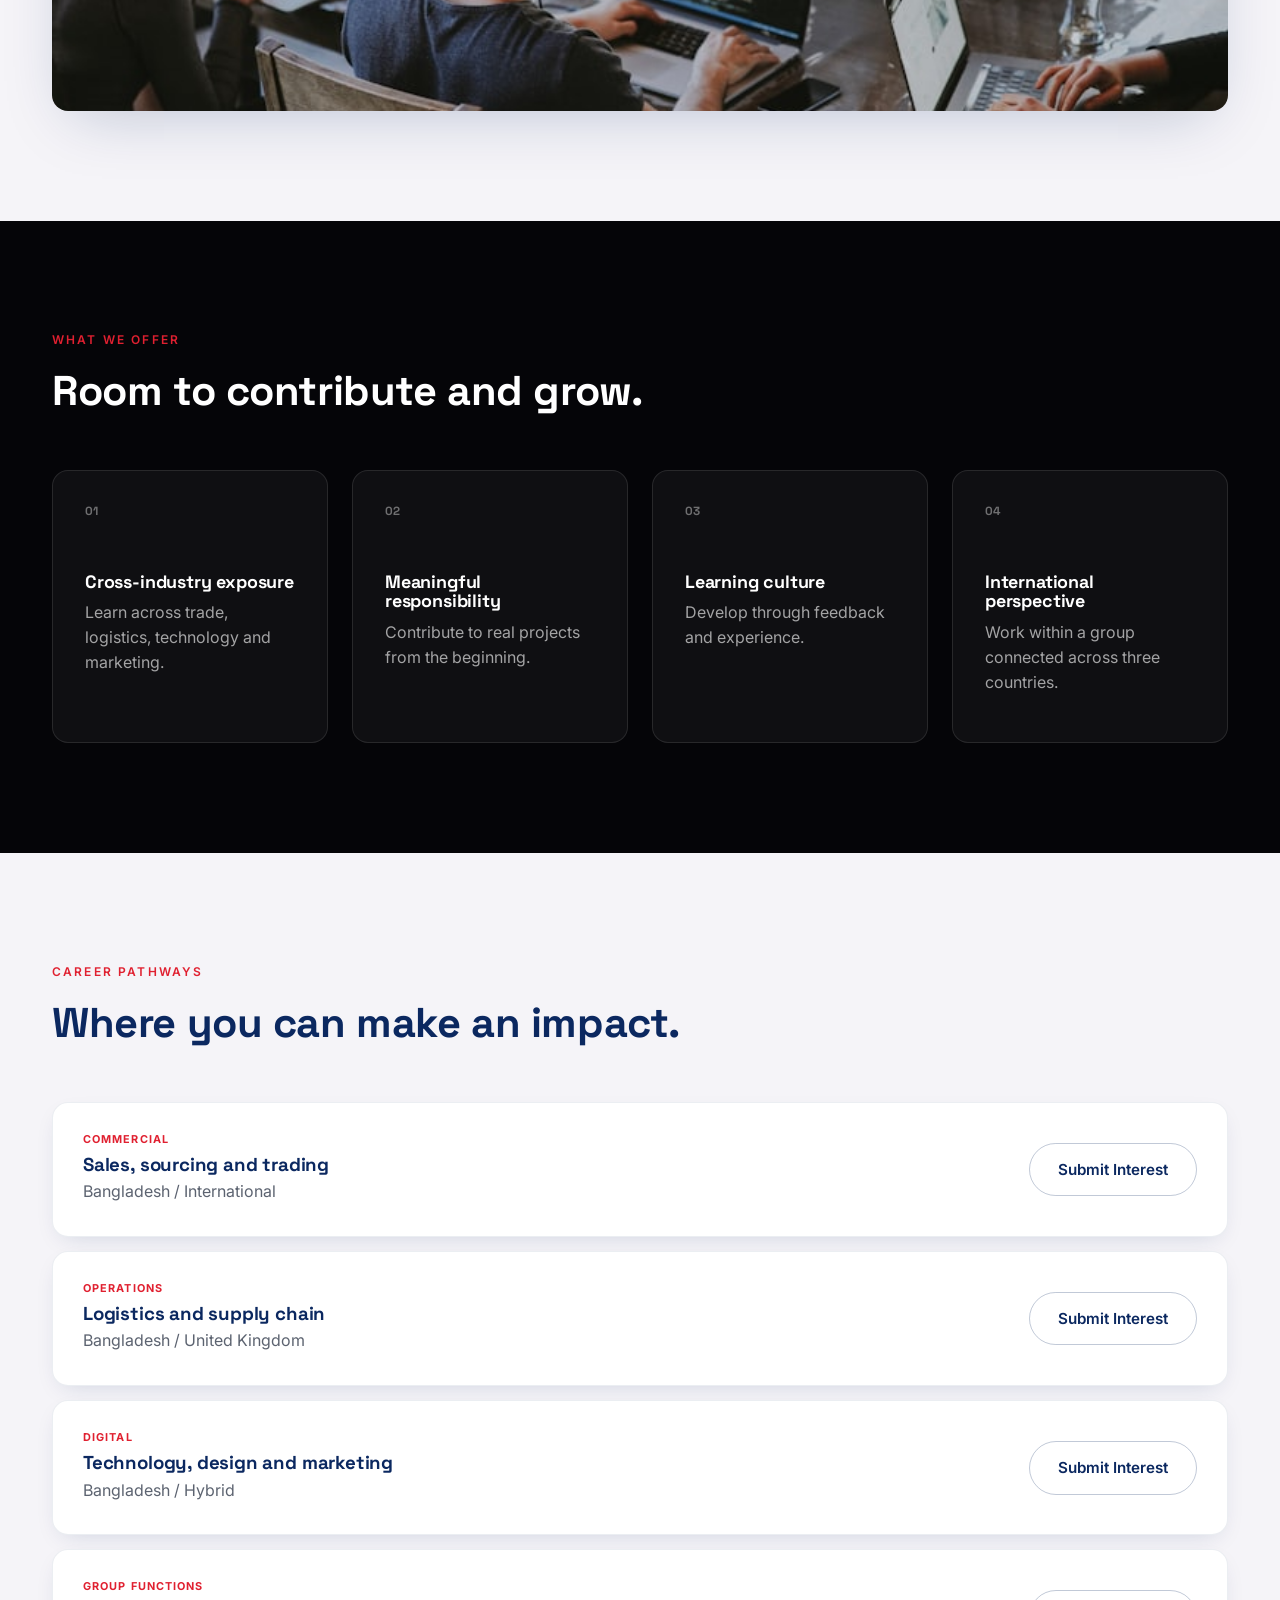
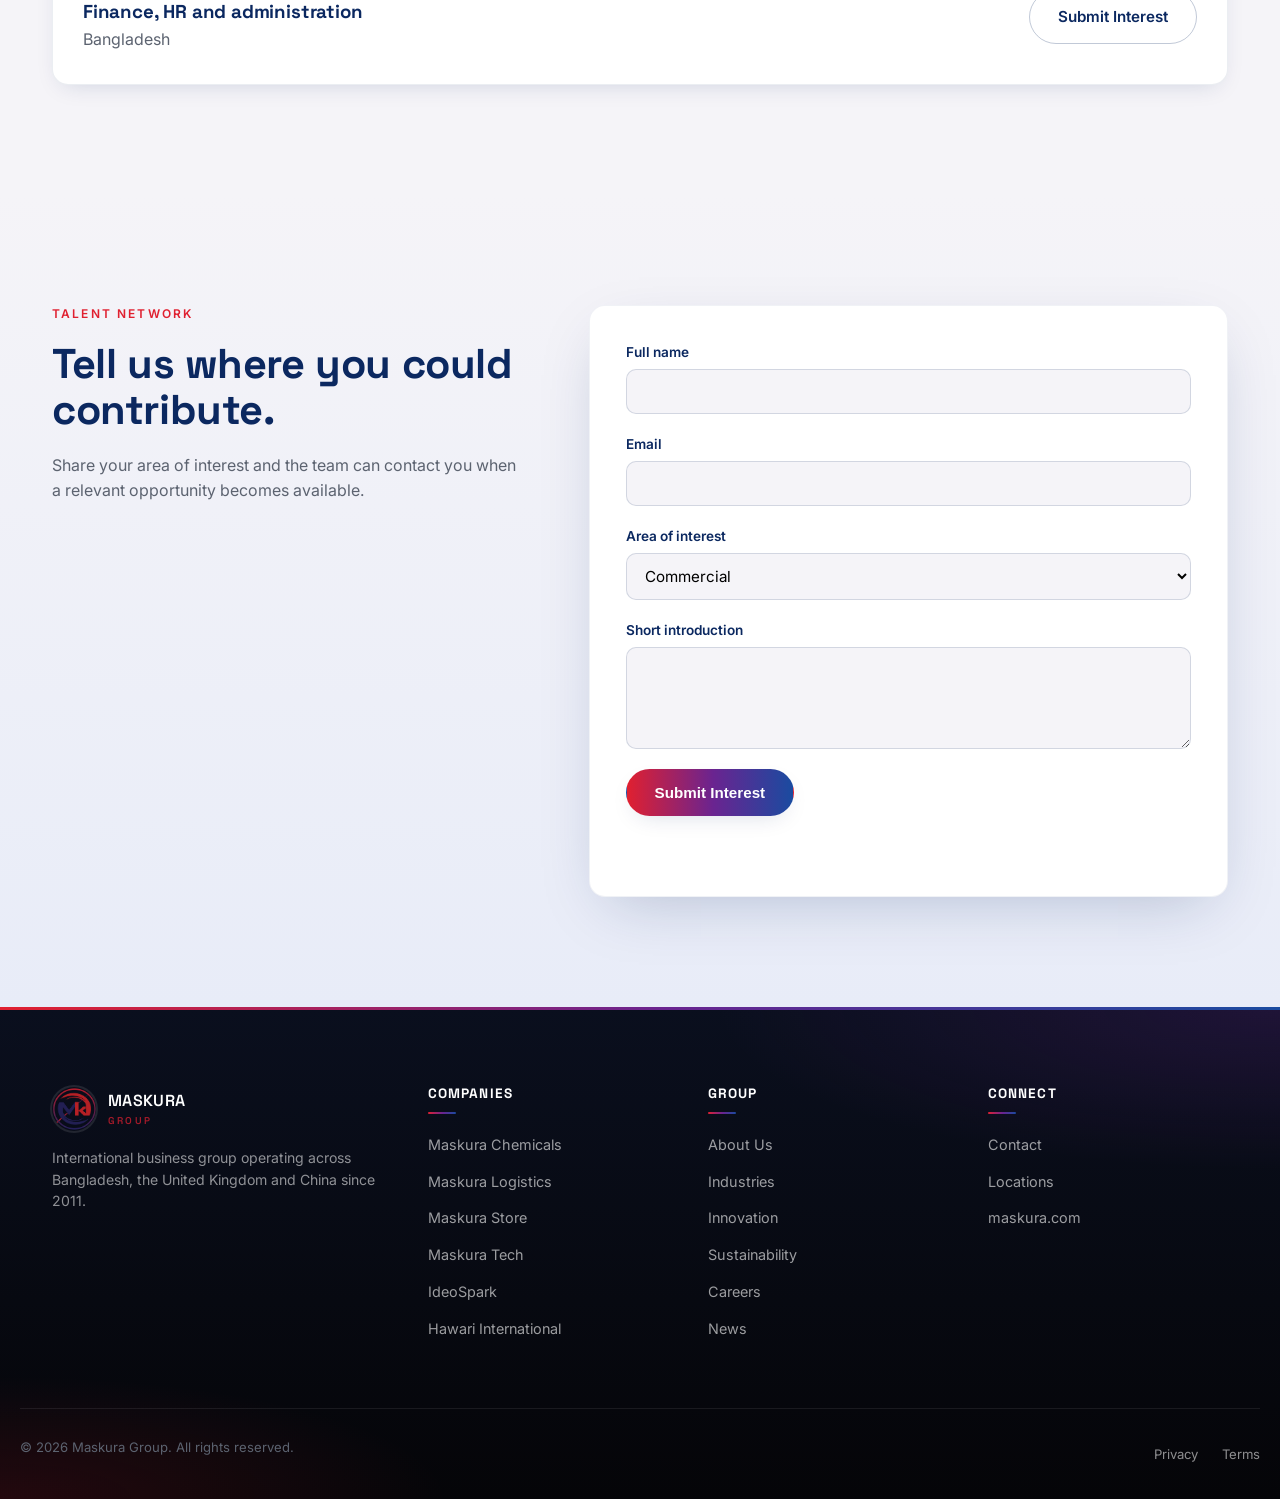
<file: career.html>
<!DOCTYPE html><html lang="en"><head><meta charset="UTF-8"><meta name="viewport" content="width=device-width,initial-scale=1.0"><title>Careers | Maskura Group</title><meta name="description" content="Career pathways across Maskura Group."><link rel="preconnect" href="https://fonts.googleapis.com"><link rel="preconnect" href="https://fonts.gstatic.com" crossorigin><link href="https://fonts.googleapis.com/css2?family=Space+Grotesk:wght@400;500;600;700&family=Inter:wght@400;500;600;700&display=swap" rel="stylesheet"><link rel="icon" href="Logo.png" type="image/png"><link rel="stylesheet" href="style.css"></head><body><a class="skip-link" href="#main">Skip to content</a>
<header class="site-header" id="siteHeader"><div class="wrap header-inner">
<a href="index.html" class="brand" aria-label="Maskura Group home"><img src="Logo.png" alt="" class="brand-logo" width="44" height="44"><span class="brand-name">MASKURA<em>GROUP</em></span></a>
<nav class="main-nav" id="mainNav" aria-label="Primary"><ul><li><a href="about.html">About</a></li><li><a href="companies.html">Companies</a></li><li><a href="industries.html">Industries</a></li><li><a href="innovation.html">Innovation</a></li><li><a href="global-presence.html">Global Presence</a></li><li><a href="csr.html">Sustainability</a></li><li><a href="career.html">Careers</a></li><li><a href="news.html">News</a></li></ul></nav>
<div class="header-actions"><a href="contact.html" class="btn btn-primary btn-sm">Contact Us</a><button class="nav-toggle" id="navToggle" aria-expanded="false" aria-controls="mainNav" aria-label="Toggle navigation menu"><span></span><span></span><span></span></button></div>
</div></header><main id="main"><section class="page-hero"><div class="page-grid"></div><div class="wrap page-hero-inner"><nav class="breadcrumbs"><a href="index.html">Home</a><span>/</span><span>Careers</span></nav><p class="eyebrow reveal">Careers</p><h1 class="reveal">Build your career across industries, markets and ideas.</h1><p class="page-hero-lede reveal">Contribute to focused businesses while learning from the capabilities and opportunities of a wider international group.</p></div></section><section class="section"><div class="wrap"><div class="split"><div class="reveal"><p class="eyebrow">Life at Maskura</p><h2>A place for people who like solving real problems.</h2></div><div class="info-grid two"><article class="info-card reveal"><span>01</span><h3>Own the outcome</h3><p>Take responsibility, communicate clearly and follow through.</p></article><article class="info-card reveal"><span>02</span><h3>Keep learning</h3><p>Use every project to strengthen judgement and skills.</p></article><article class="info-card reveal"><span>03</span><h3>Work across boundaries</h3><p>Collaborate across teams, businesses and markets.</p></article><article class="info-card reveal"><span>04</span><h3>Improve the system</h3><p>Do the work and find a better way next time.</p></article></div></div><div class="section-feature-img reveal"><img src="images/careers.jpg" alt="Team collaboration at Maskura" loading="lazy" width="1200" height="380"></div></div></section><section class="section section-dark"><div class="wrap"><div class="section-head reveal"><p class="eyebrow">What We Offer</p><h2>Room to contribute and grow.</h2></div><div class="info-grid four"><article class="info-card reveal"><span>01</span><h3>Cross-industry exposure</h3><p>Learn across trade, logistics, technology and marketing.</p></article><article class="info-card reveal"><span>02</span><h3>Meaningful responsibility</h3><p>Contribute to real projects from the beginning.</p></article><article class="info-card reveal"><span>03</span><h3>Learning culture</h3><p>Develop through feedback and experience.</p></article><article class="info-card reveal"><span>04</span><h3>International perspective</h3><p>Work within a group connected across three countries.</p></article></div></div></section><section class="section"><div class="wrap"><div class="section-head reveal"><p class="eyebrow">Career Pathways</p><h2>Where you can make an impact.</h2></div><div class="job-list"><article class="job-card reveal"><div><span>Commercial</span><h3>Sales, sourcing and trading</h3><p>Bangladesh / International</p></div><a class="btn btn-ghost" href="#apply">Submit Interest</a></article><article class="job-card reveal"><div><span>Operations</span><h3>Logistics and supply chain</h3><p>Bangladesh / United Kingdom</p></div><a class="btn btn-ghost" href="#apply">Submit Interest</a></article><article class="job-card reveal"><div><span>Digital</span><h3>Technology, design and marketing</h3><p>Bangladesh / Hybrid</p></div><a class="btn btn-ghost" href="#apply">Submit Interest</a></article><article class="job-card reveal"><div><span>Group Functions</span><h3>Finance, HR and administration</h3><p>Bangladesh</p></div><a class="btn btn-ghost" href="#apply">Submit Interest</a></article></div></div></section><section class="section section-tint" id="apply"><div class="wrap contact-grid"><div class="reveal"><p class="eyebrow">Talent Network</p><h2>Tell us where you could contribute.</h2><p>Share your area of interest and the team can contact you when a relevant opportunity becomes available.</p></div><form class="contact-form demo-form reveal"><div class="form-row"><label for="careerName">Full name</label><input id="careerName" required></div><div class="form-row"><label for="careerEmail">Email</label><input id="careerEmail" type="email" required></div><div class="form-row"><label for="careerArea">Area of interest</label><select id="careerArea"><option>Commercial</option><option>Operations</option><option>Technology</option><option>Marketing</option><option>Group Functions</option></select></div><div class="form-row"><label for="careerMessage">Short introduction</label><textarea id="careerMessage" rows="4" required></textarea></div><button class="btn btn-primary">Submit Interest</button><p class="form-note"></p></form></div></section></main><footer class="site-footer"><div class="wrap footer-grid">
<div class="footer-brand"><a href="index.html" class="brand footer-logo"><img src="Logo.png" alt="" class="brand-logo" width="44" height="44"><span class="brand-name">MASKURA<em>GROUP</em></span></a><p>International business group operating across Bangladesh, the United Kingdom and China since 2011.</p></div>
<div class="footer-col"><h4>Companies</h4><ul><li><a href="company-details.html?co=chemicals">Maskura Chemicals</a></li><li><a href="company-details.html?co=logistics">Maskura Logistics</a></li><li><a href="company-details.html?co=store">Maskura Store</a></li><li><a href="company-details.html?co=tech">Maskura Tech</a></li><li><a href="company-details.html?co=ideospark">IdeoSpark</a></li><li><a href="company-details.html?co=hawari">Hawari International</a></li></ul></div>
<div class="footer-col"><h4>Group</h4><ul><li><a href="about.html">About Us</a></li><li><a href="industries.html">Industries</a></li><li><a href="innovation.html">Innovation</a></li><li><a href="csr.html">Sustainability</a></li><li><a href="career.html">Careers</a></li><li><a href="news.html">News</a></li></ul></div>
<div class="footer-col"><h4>Connect</h4><ul><li><a href="contact.html">Contact</a></li><li><a href="global-presence.html">Locations</a></li><li><a href="https://maskura.com/">maskura.com</a></li></ul></div>
</div><div class="wrap footer-bottom"><p>© <span id="year"></span> Maskura Group. All rights reserved.</p><div class="footer-legal"><a href="privacy.html">Privacy</a><a href="terms.html">Terms</a></div></div></footer><script src="script.js"></script></body></html>
</file>
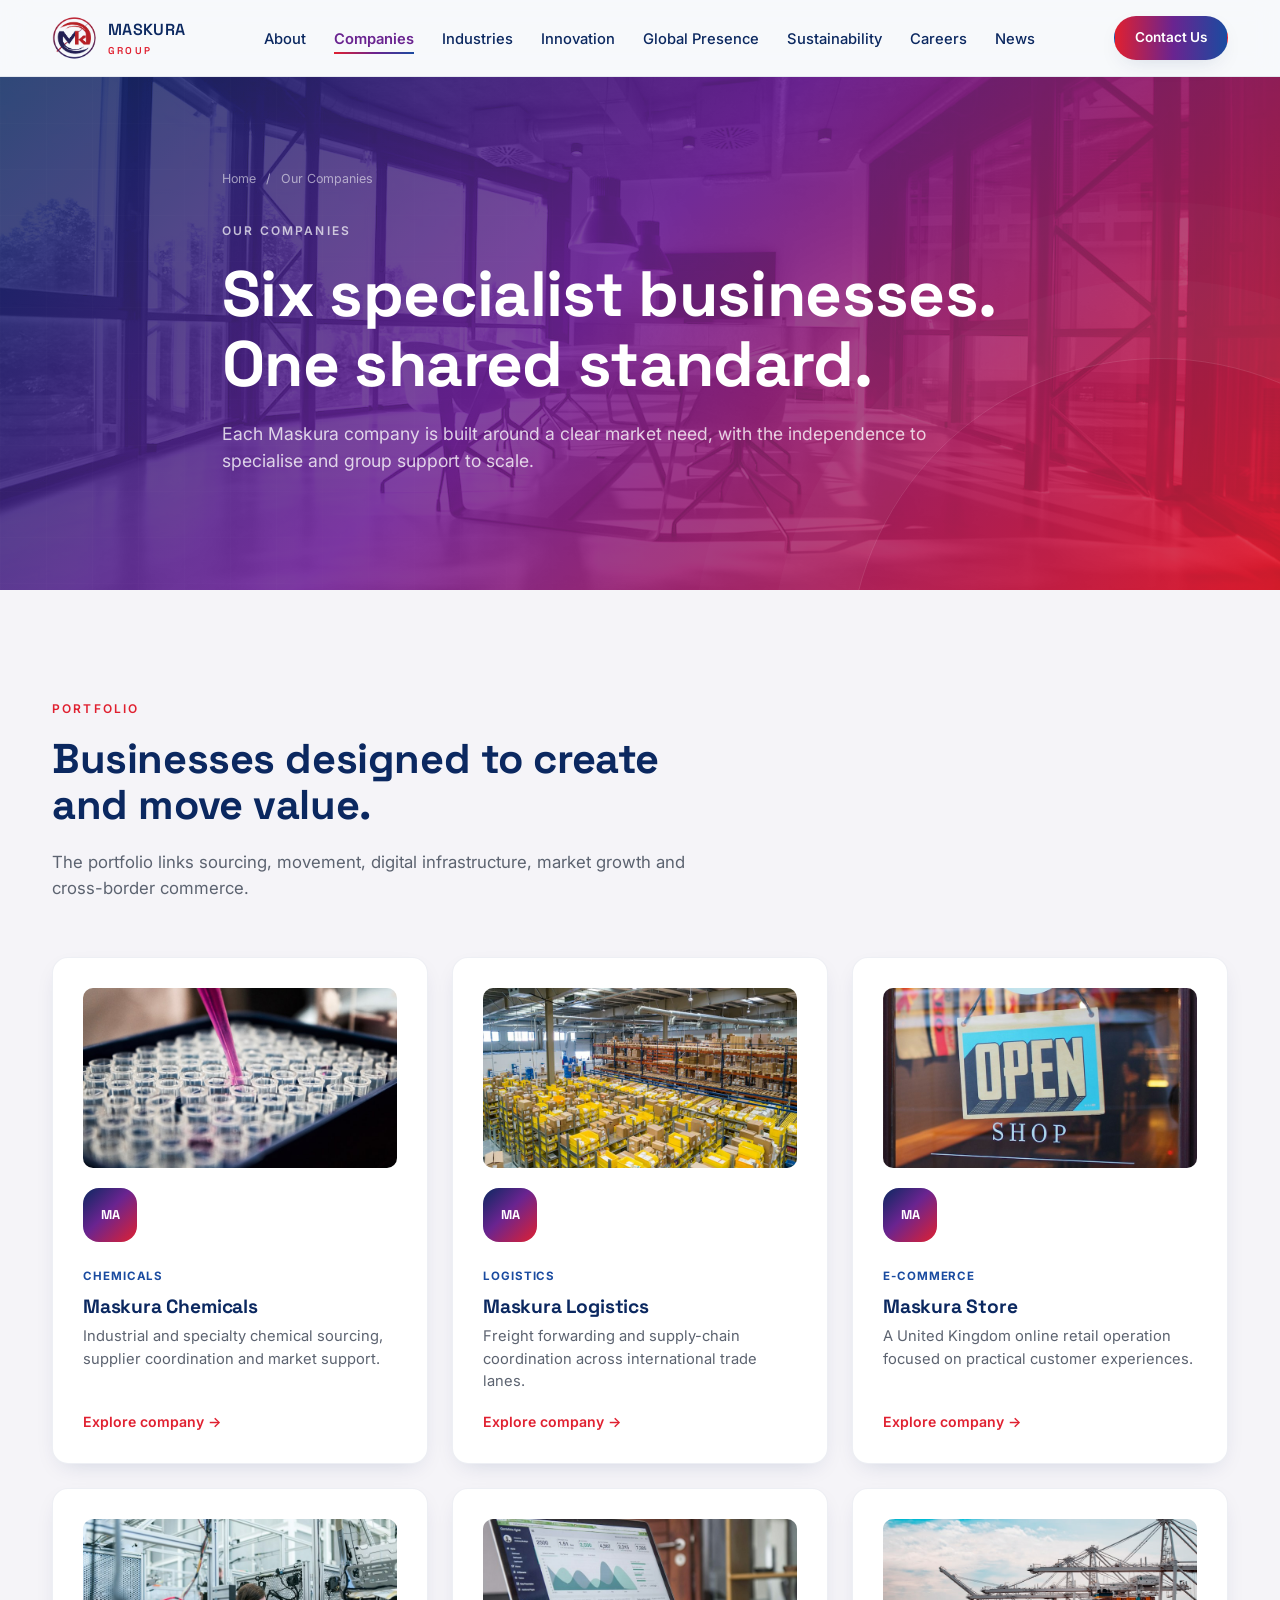
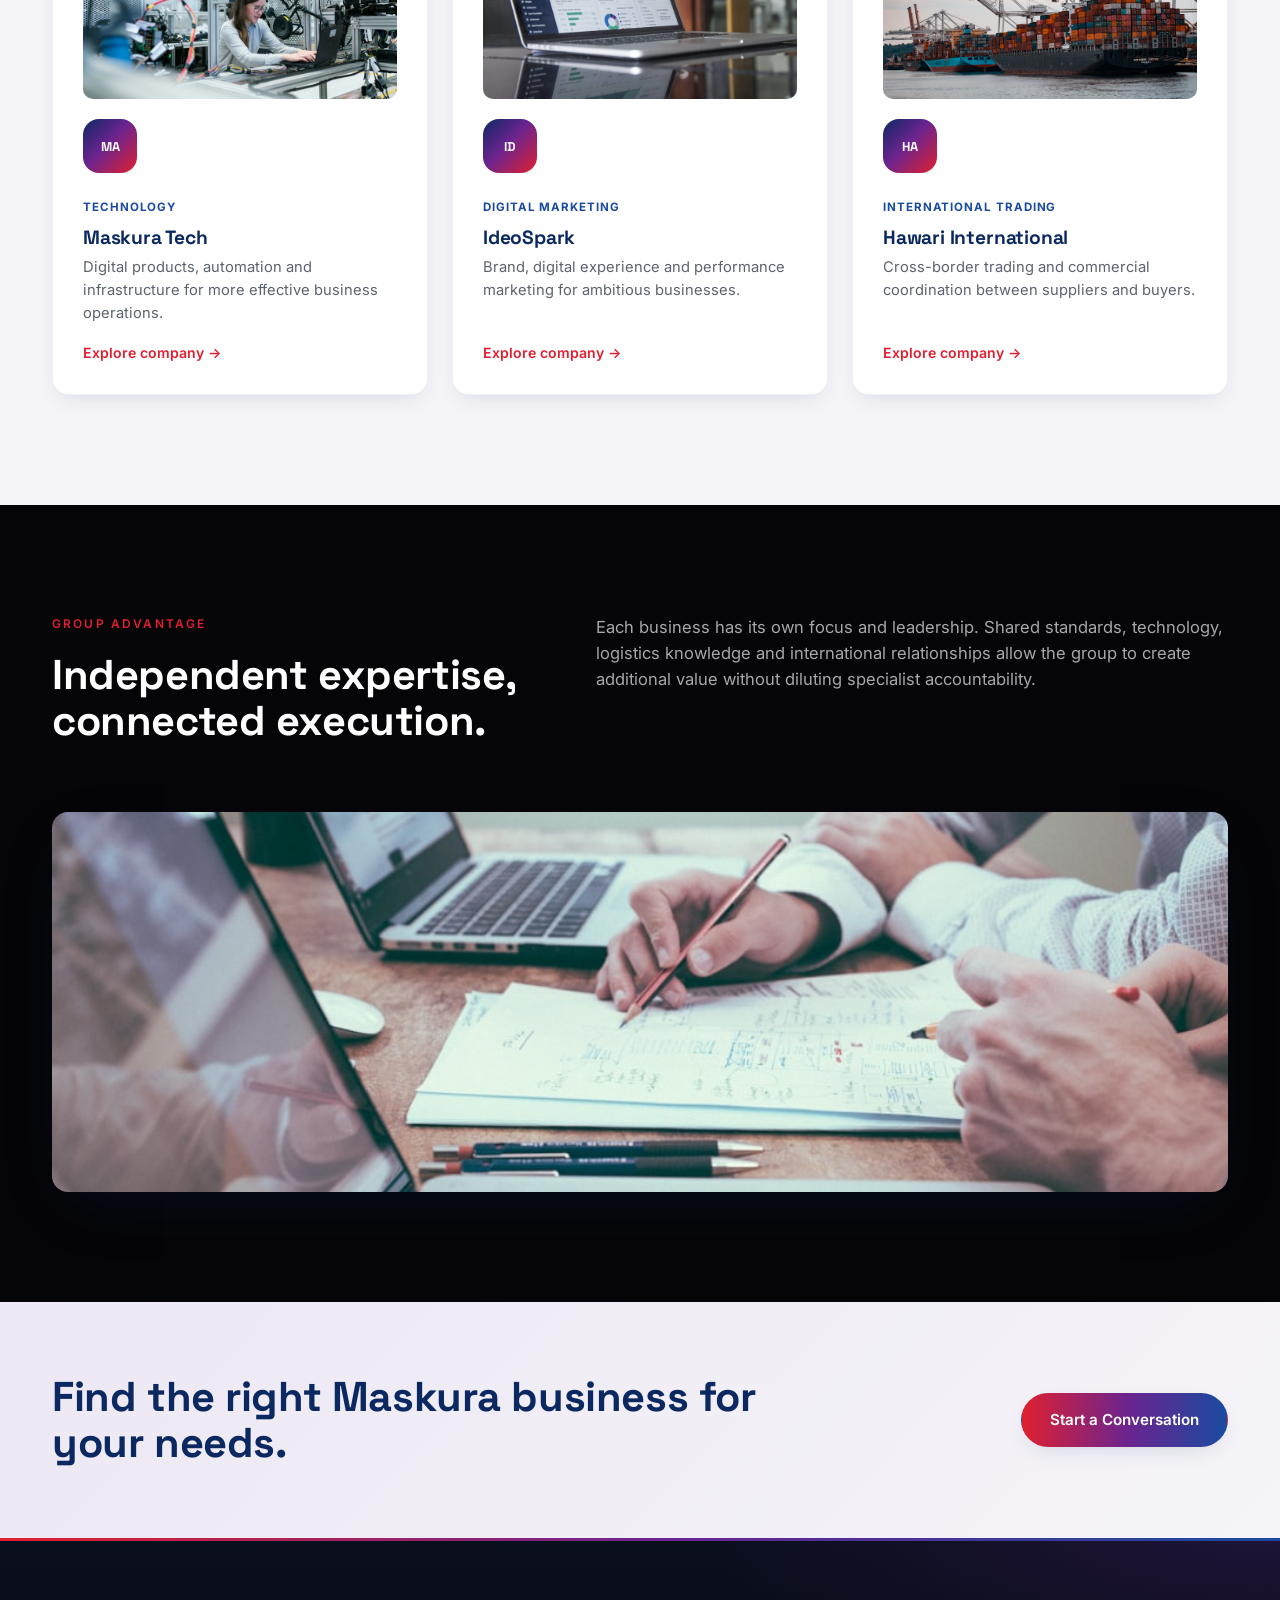
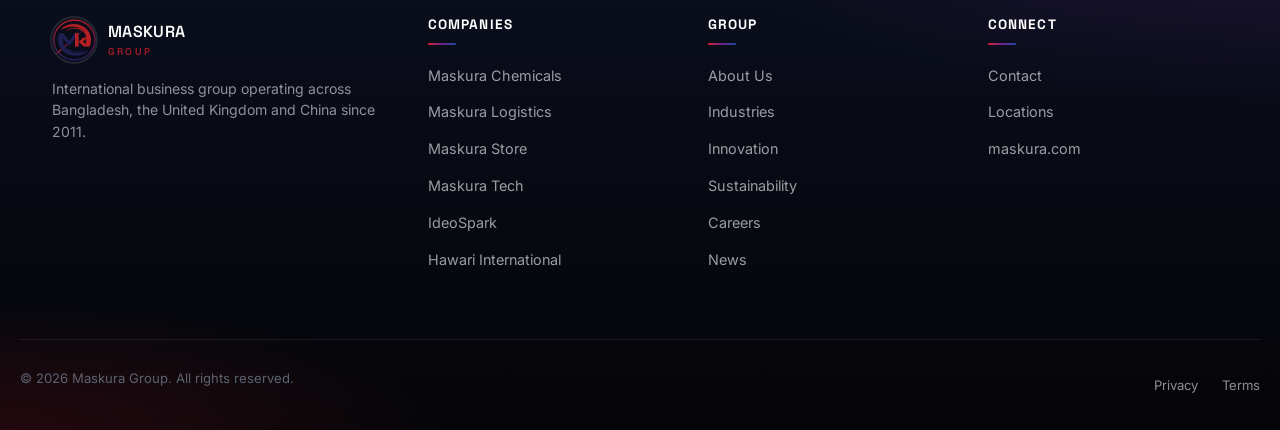
<file: companies.html>
<!DOCTYPE html><html lang="en"><head><meta charset="UTF-8"><meta name="viewport" content="width=device-width,initial-scale=1.0"><title>Companies | Maskura Group</title><meta name="description" content="Explore Maskura Group companies."><link rel="preconnect" href="https://fonts.googleapis.com"><link rel="preconnect" href="https://fonts.gstatic.com" crossorigin><link href="https://fonts.googleapis.com/css2?family=Space+Grotesk:wght@400;500;600;700&family=Inter:wght@400;500;600;700&display=swap" rel="stylesheet"><link rel="icon" href="Logo.png" type="image/png"><link rel="stylesheet" href="style.css"></head><body><a class="skip-link" href="#main">Skip to content</a>
<header class="site-header" id="siteHeader"><div class="wrap header-inner">
<a href="index.html" class="brand" aria-label="Maskura Group home"><img src="Logo.png" alt="" class="brand-logo" width="44" height="44"><span class="brand-name">MASKURA<em>GROUP</em></span></a>
<nav class="main-nav" id="mainNav" aria-label="Primary"><ul><li><a href="about.html">About</a></li><li><a href="companies.html">Companies</a></li><li><a href="industries.html">Industries</a></li><li><a href="innovation.html">Innovation</a></li><li><a href="global-presence.html">Global Presence</a></li><li><a href="csr.html">Sustainability</a></li><li><a href="career.html">Careers</a></li><li><a href="news.html">News</a></li></ul></nav>
<div class="header-actions"><a href="contact.html" class="btn btn-primary btn-sm">Contact Us</a><button class="nav-toggle" id="navToggle" aria-expanded="false" aria-controls="mainNav" aria-label="Toggle navigation menu"><span></span><span></span><span></span></button></div>
</div></header><main id="main"><section class="page-hero"><div class="page-grid"></div><div class="wrap page-hero-inner"><nav class="breadcrumbs"><a href="index.html">Home</a><span>/</span><span>Our Companies</span></nav><p class="eyebrow reveal">Our Companies</p><h1 class="reveal">Six specialist businesses. One shared standard.</h1><p class="page-hero-lede reveal">Each Maskura company is built around a clear market need, with the independence to specialise and group support to scale.</p></div></section><section class="section"><div class="wrap"><div class="section-head reveal"><p class="eyebrow">Portfolio</p><h2>Businesses designed to create and move value.</h2><p class="section-lede">The portfolio links sourcing, movement, digital infrastructure, market growth and cross-border commerce.</p></div><div class="company-grid"><a class="company-card company-full reveal" href="company-details.html?co=chemicals"><div class="card-thumb"><img src="images/chemicals.jpg" alt="Maskura Chemicals" loading="lazy" width="600" height="340"></div><div class="company-badge">MA</div><span class="company-sector">Chemicals</span><h3>Maskura Chemicals</h3><p>Industrial and specialty chemical sourcing, supplier coordination and market support.</p><span class="card-cta">Explore company →</span></a><a class="company-card company-full reveal" href="company-details.html?co=logistics"><div class="card-thumb"><img src="images/logistics.jpg" alt="Maskura Logistics" loading="lazy" width="600" height="340"></div><div class="company-badge">MA</div><span class="company-sector">Logistics</span><h3>Maskura Logistics</h3><p>Freight forwarding and supply-chain coordination across international trade lanes.</p><span class="card-cta">Explore company →</span></a><a class="company-card company-full reveal" href="company-details.html?co=store"><div class="card-thumb"><img src="images/store.jpg" alt="Maskura Store" loading="lazy" width="600" height="340"></div><div class="company-badge">MA</div><span class="company-sector">E-Commerce</span><h3>Maskura Store</h3><p>A United Kingdom online retail operation focused on practical customer experiences.</p><span class="card-cta">Explore company →</span></a><a class="company-card company-full reveal" href="company-details.html?co=tech"><div class="card-thumb"><img src="images/tech.jpg" alt="Maskura Tech" loading="lazy" width="600" height="340"></div><div class="company-badge">MA</div><span class="company-sector">Technology</span><h3>Maskura Tech</h3><p>Digital products, automation and infrastructure for more effective business operations.</p><span class="card-cta">Explore company →</span></a><a class="company-card company-full reveal" href="company-details.html?co=ideospark"><div class="card-thumb"><img src="images/ideospark.jpg" alt="IdeoSpark" loading="lazy" width="600" height="340"></div><div class="company-badge">ID</div><span class="company-sector">Digital Marketing</span><h3>IdeoSpark</h3><p>Brand, digital experience and performance marketing for ambitious businesses.</p><span class="card-cta">Explore company →</span></a><a class="company-card company-full reveal" href="company-details.html?co=hawari"><div class="card-thumb"><img src="images/hawari.jpg" alt="Hawari International" loading="lazy" width="600" height="340"></div><div class="company-badge">HA</div><span class="company-sector">International Trading</span><h3>Hawari International</h3><p>Cross-border trading and commercial coordination between suppliers and buyers.</p><span class="card-cta">Explore company →</span></a></div></div></section><section class="section section-dark"><div class="wrap"><div class="split"><div class="reveal"><p class="eyebrow">Group Advantage</p><h2>Independent expertise, connected execution.</h2></div><div class="prose reveal"><p>Each business has its own focus and leadership. Shared standards, technology, logistics knowledge and international relationships allow the group to create additional value without diluting specialist accountability.</p></div></div><div class="section-feature-img reveal"><img src="images/section-companies.jpg" alt="Enterprise coordination across Maskura companies" loading="lazy" width="1200" height="380"></div></div></section><section class="section cta-band"><div class="wrap cta-inner reveal"><h2>Find the right Maskura business for your needs.</h2><a class="btn btn-primary" href="contact.html">Start a Conversation</a></div></section></main><footer class="site-footer"><div class="wrap footer-grid">
<div class="footer-brand"><a href="index.html" class="brand footer-logo"><img src="Logo.png" alt="" class="brand-logo" width="44" height="44"><span class="brand-name">MASKURA<em>GROUP</em></span></a><p>International business group operating across Bangladesh, the United Kingdom and China since 2011.</p></div>
<div class="footer-col"><h4>Companies</h4><ul><li><a href="company-details.html?co=chemicals">Maskura Chemicals</a></li><li><a href="company-details.html?co=logistics">Maskura Logistics</a></li><li><a href="company-details.html?co=store">Maskura Store</a></li><li><a href="company-details.html?co=tech">Maskura Tech</a></li><li><a href="company-details.html?co=ideospark">IdeoSpark</a></li><li><a href="company-details.html?co=hawari">Hawari International</a></li></ul></div>
<div class="footer-col"><h4>Group</h4><ul><li><a href="about.html">About Us</a></li><li><a href="industries.html">Industries</a></li><li><a href="innovation.html">Innovation</a></li><li><a href="csr.html">Sustainability</a></li><li><a href="career.html">Careers</a></li><li><a href="news.html">News</a></li></ul></div>
<div class="footer-col"><h4>Connect</h4><ul><li><a href="contact.html">Contact</a></li><li><a href="global-presence.html">Locations</a></li><li><a href="https://maskura.com/">maskura.com</a></li></ul></div>
</div><div class="wrap footer-bottom"><p>© <span id="year"></span> Maskura Group. All rights reserved.</p><div class="footer-legal"><a href="privacy.html">Privacy</a><a href="terms.html">Terms</a></div></div></footer><script src="script.js"></script></body></html>
</file>
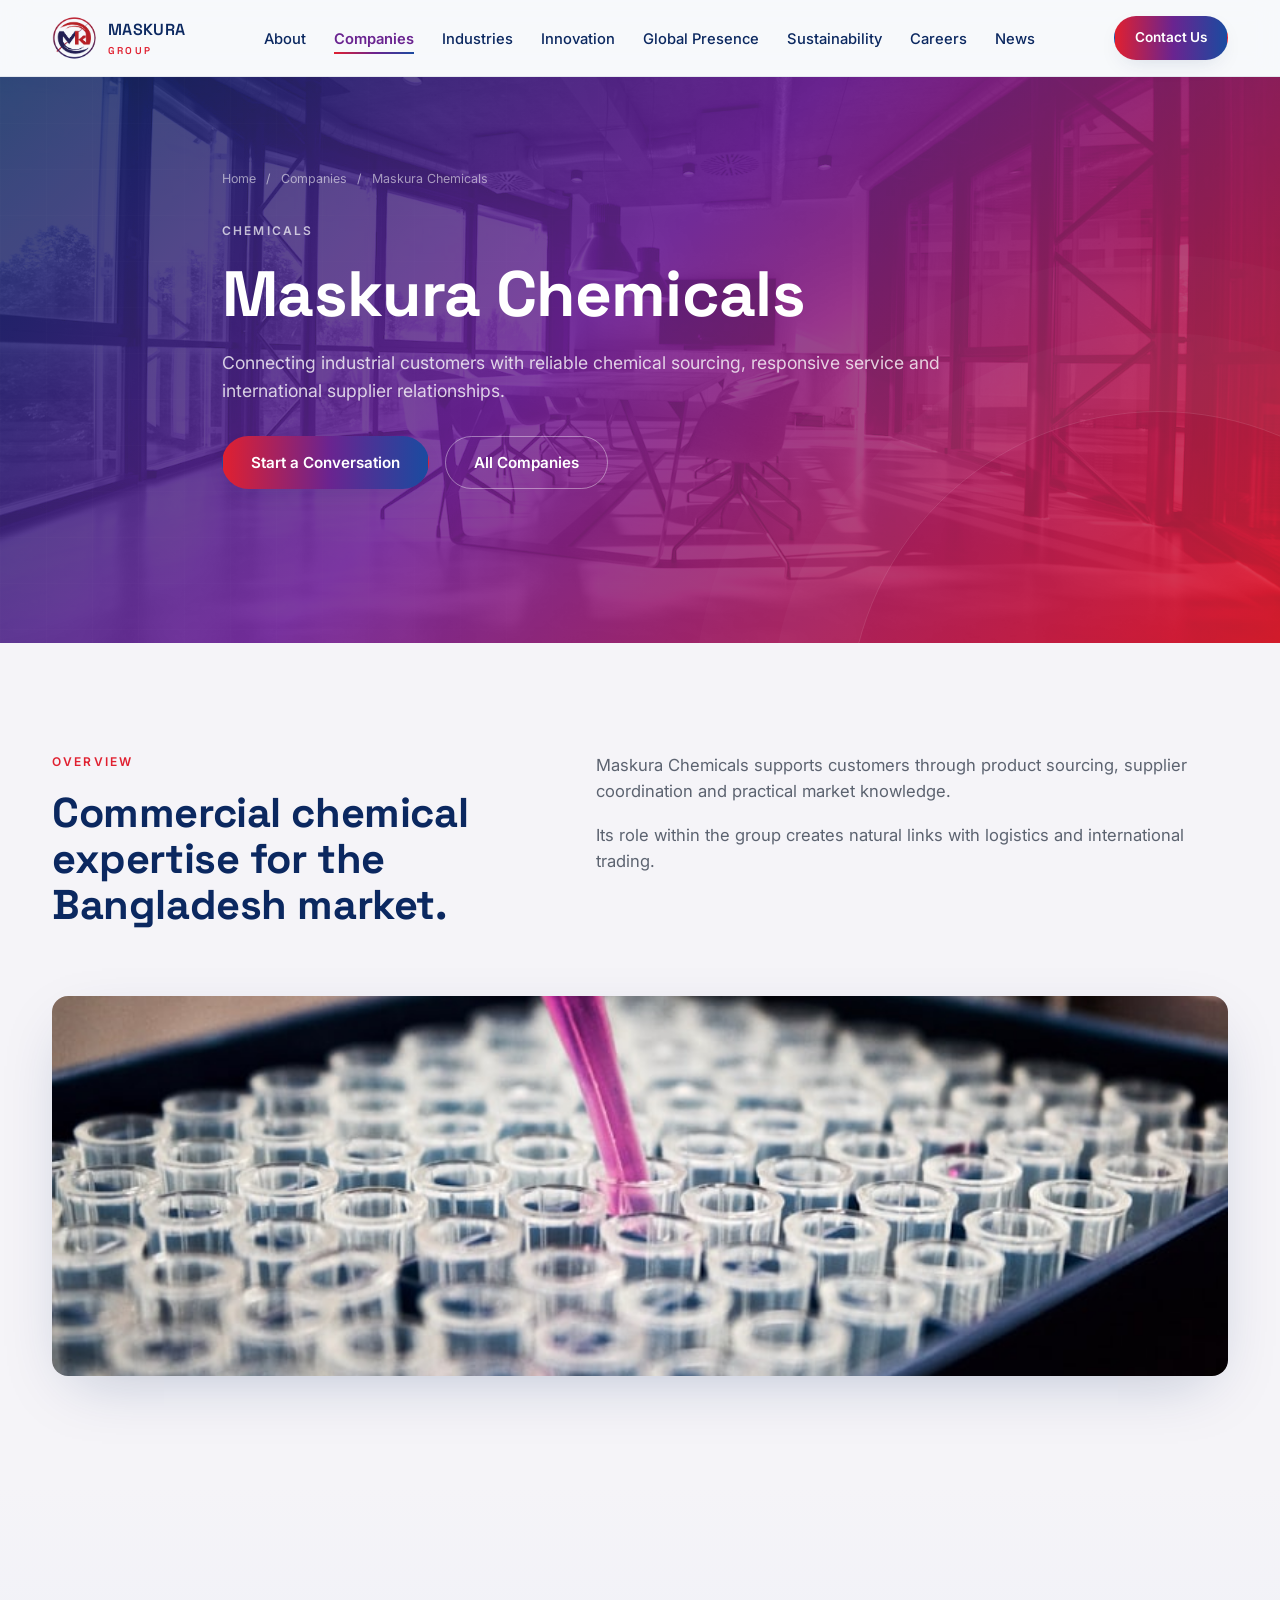
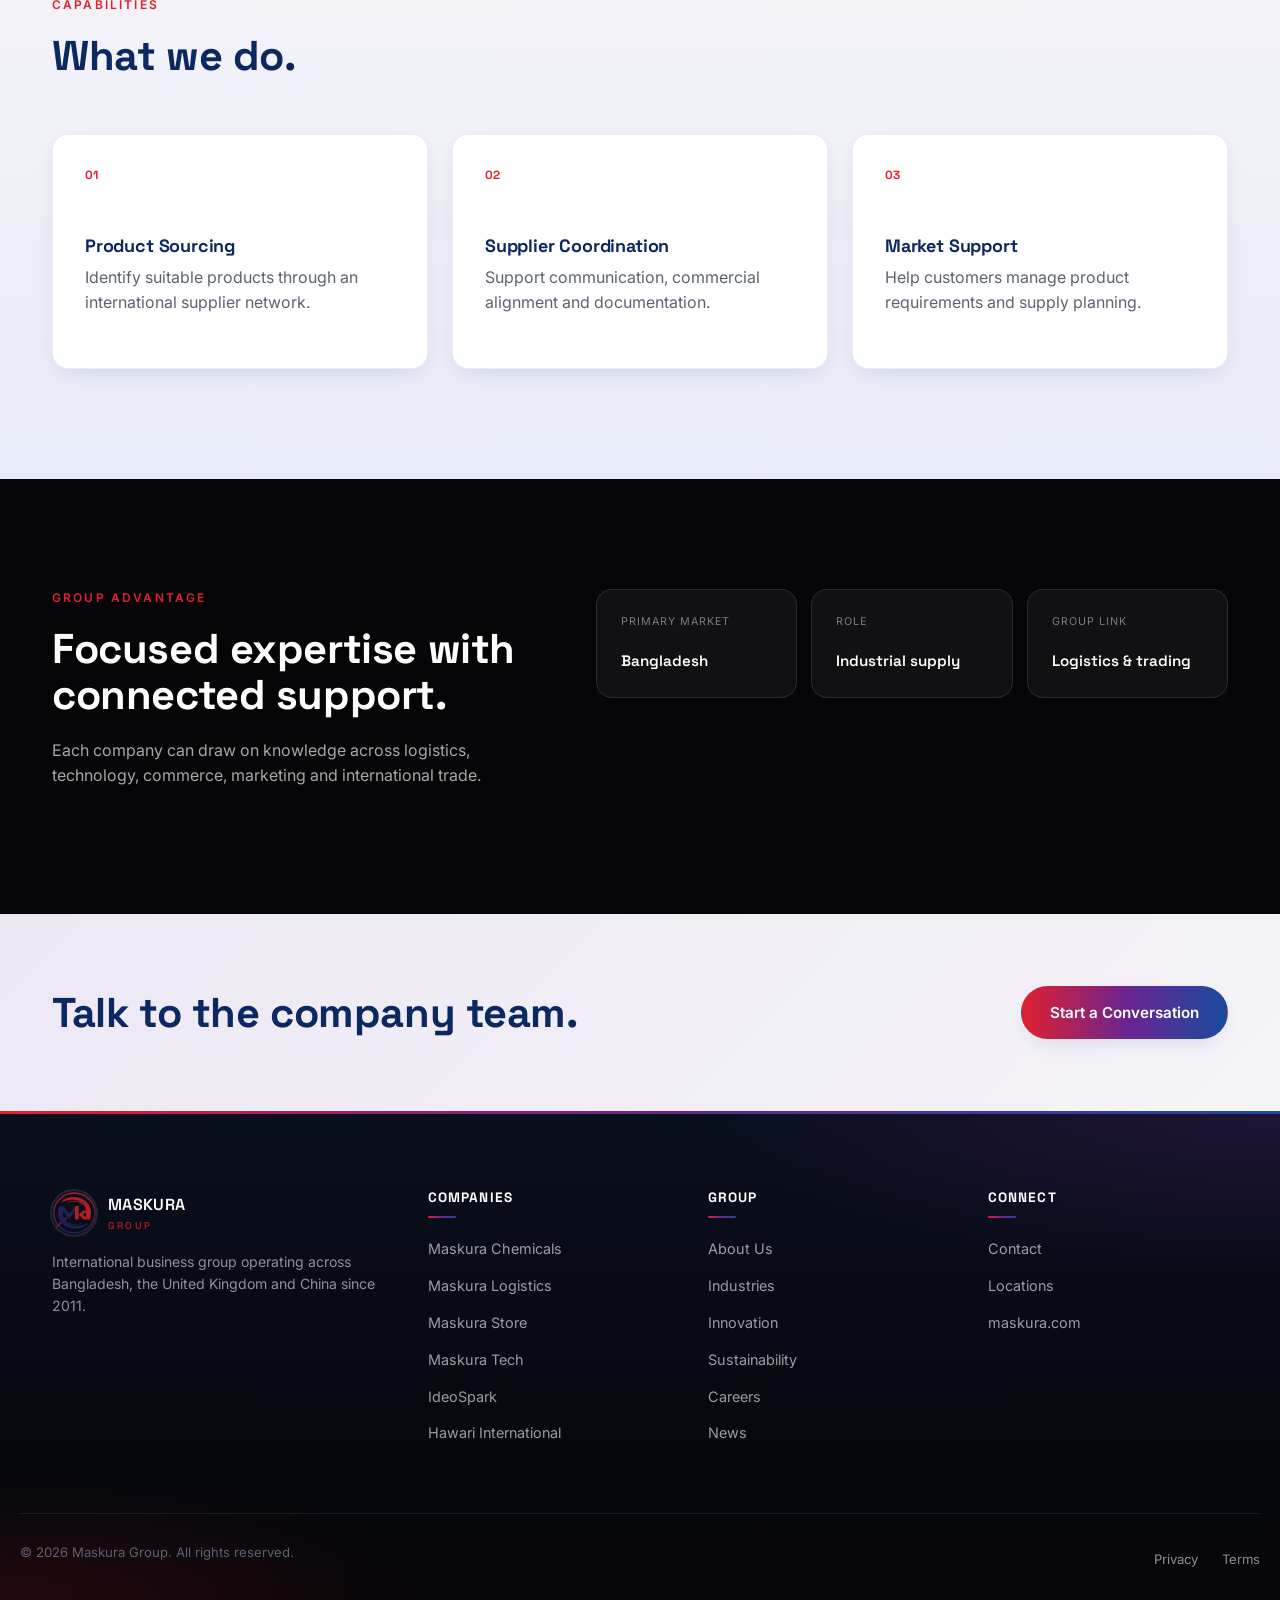
<file: company-details.html>
<!DOCTYPE html><html lang="en"><head><meta charset="UTF-8"><meta name="viewport" content="width=device-width,initial-scale=1.0"><title>Company | Maskura Group</title><meta name="description" content="Explore a Maskura Group company."><link rel="preconnect" href="https://fonts.googleapis.com"><link rel="preconnect" href="https://fonts.gstatic.com" crossorigin><link href="https://fonts.googleapis.com/css2?family=Space+Grotesk:wght@400;500;600;700&family=Inter:wght@400;500;600;700&display=swap" rel="stylesheet"><link rel="icon" href="Logo.png" type="image/png"><link rel="stylesheet" href="style.css"></head><body><a class="skip-link" href="#main">Skip to content</a>
<header class="site-header" id="siteHeader"><div class="wrap header-inner">
<a href="index.html" class="brand" aria-label="Maskura Group home"><img src="Logo.png" alt="" class="brand-logo" width="44" height="44"><span class="brand-name">MASKURA<em>GROUP</em></span></a>
<nav class="main-nav" id="mainNav" aria-label="Primary"><ul><li><a href="about.html">About</a></li><li><a href="companies.html">Companies</a></li><li><a href="industries.html">Industries</a></li><li><a href="innovation.html">Innovation</a></li><li><a href="global-presence.html">Global Presence</a></li><li><a href="csr.html">Sustainability</a></li><li><a href="career.html">Careers</a></li><li><a href="news.html">News</a></li></ul></nav>
<div class="header-actions"><a href="contact.html" class="btn btn-primary btn-sm">Contact Us</a><button class="nav-toggle" id="navToggle" aria-expanded="false" aria-controls="mainNav" aria-label="Toggle navigation menu"><span></span><span></span><span></span></button></div>
</div></header><main id="main"><section class="page-hero company-hero"><div class="page-grid"></div><div class="wrap page-hero-inner"><nav class="breadcrumbs"><a href="index.html">Home</a><span>/</span><a href="companies.html">Companies</a><span>/</span><span id="coCrumb">Company</span></nav><p class="eyebrow reveal" id="coSector">Company</p><h1 class="reveal" id="coTitle">Maskura Company</h1><p class="page-hero-lede reveal" id="coIntro"></p><div class="hero-actions reveal"><a class="btn btn-primary" href="contact.html">Start a Conversation</a><a class="btn btn-ghost btn-light" href="companies.html">All Companies</a></div></div></section><section class="section"><div class="wrap"><div class="split"><div class="reveal"><p class="eyebrow">Overview</p><h2 id="coOverviewTitle">Specialist expertise, group support.</h2></div><div class="prose reveal" id="coOverview"></div></div><div class="section-feature-img reveal"><img id="coImage" src="images/chemicals.jpg" alt="Company visual" loading="lazy" width="1200" height="380"></div></div></section><section class="section section-tint"><div class="wrap"><div class="section-head reveal"><p class="eyebrow">Capabilities</p><h2>What we do.</h2></div><div class="info-grid" id="coCaps"></div></div></section><section class="section section-dark"><div class="wrap split"><div class="reveal"><p class="eyebrow">Group Advantage</p><h2>Focused expertise with connected support.</h2><p>Each company can draw on knowledge across logistics, technology, commerce, marketing and international trade.</p></div><div class="facts reveal" id="coFacts"></div></div></section><section class="section cta-band"><div class="wrap cta-inner reveal"><h2>Talk to the company team.</h2><a class="btn btn-primary" href="contact.html">Start a Conversation</a></div></section></main><footer class="site-footer"><div class="wrap footer-grid">
<div class="footer-brand"><a href="index.html" class="brand footer-logo"><img src="Logo.png" alt="" class="brand-logo" width="44" height="44"><span class="brand-name">MASKURA<em>GROUP</em></span></a><p>International business group operating across Bangladesh, the United Kingdom and China since 2011.</p></div>
<div class="footer-col"><h4>Companies</h4><ul><li><a href="company-details.html?co=chemicals">Maskura Chemicals</a></li><li><a href="company-details.html?co=logistics">Maskura Logistics</a></li><li><a href="company-details.html?co=store">Maskura Store</a></li><li><a href="company-details.html?co=tech">Maskura Tech</a></li><li><a href="company-details.html?co=ideospark">IdeoSpark</a></li><li><a href="company-details.html?co=hawari">Hawari International</a></li></ul></div>
<div class="footer-col"><h4>Group</h4><ul><li><a href="about.html">About Us</a></li><li><a href="industries.html">Industries</a></li><li><a href="innovation.html">Innovation</a></li><li><a href="csr.html">Sustainability</a></li><li><a href="career.html">Careers</a></li><li><a href="news.html">News</a></li></ul></div>
<div class="footer-col"><h4>Connect</h4><ul><li><a href="contact.html">Contact</a></li><li><a href="global-presence.html">Locations</a></li><li><a href="https://maskura.com/">maskura.com</a></li></ul></div>
</div><div class="wrap footer-bottom"><p>© <span id="year"></span> Maskura Group. All rights reserved.</p><div class="footer-legal"><a href="privacy.html">Privacy</a><a href="terms.html">Terms</a></div></div></footer><script src="script.js"></script></body></html>
</file>
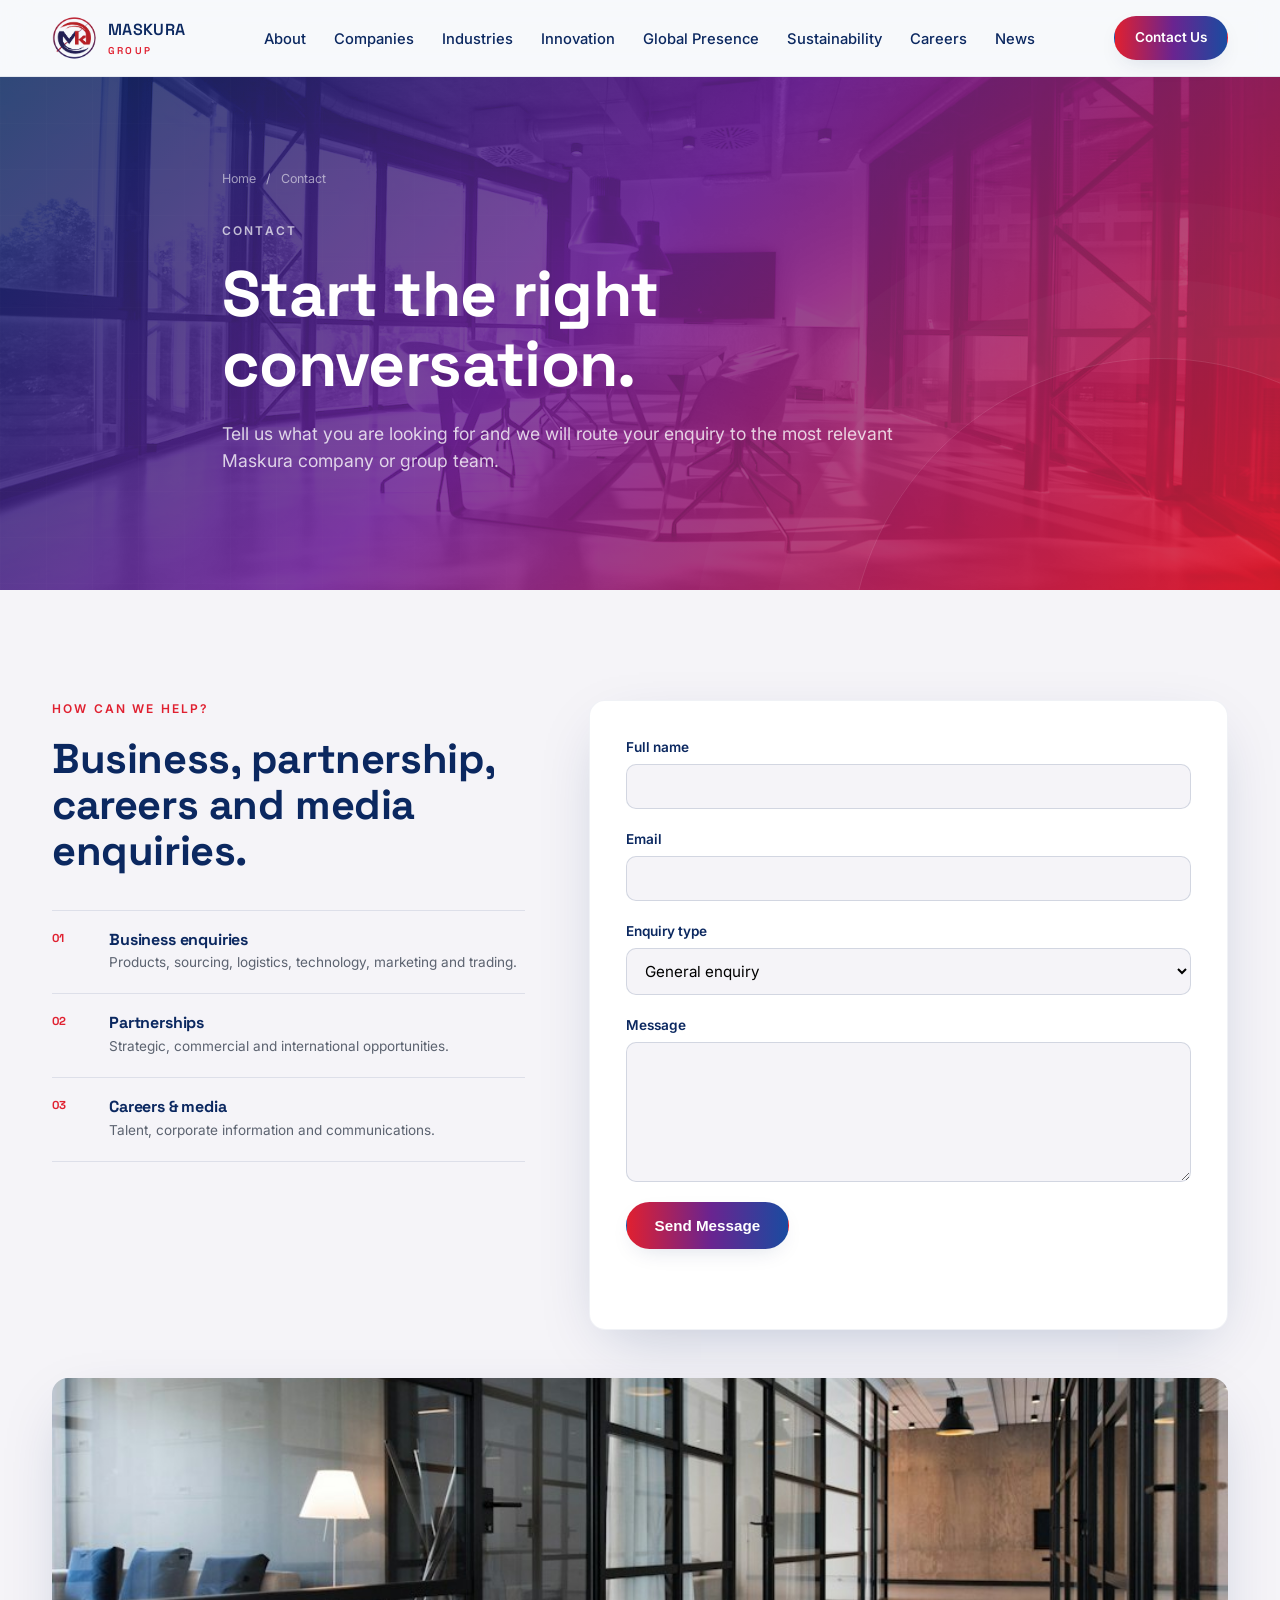
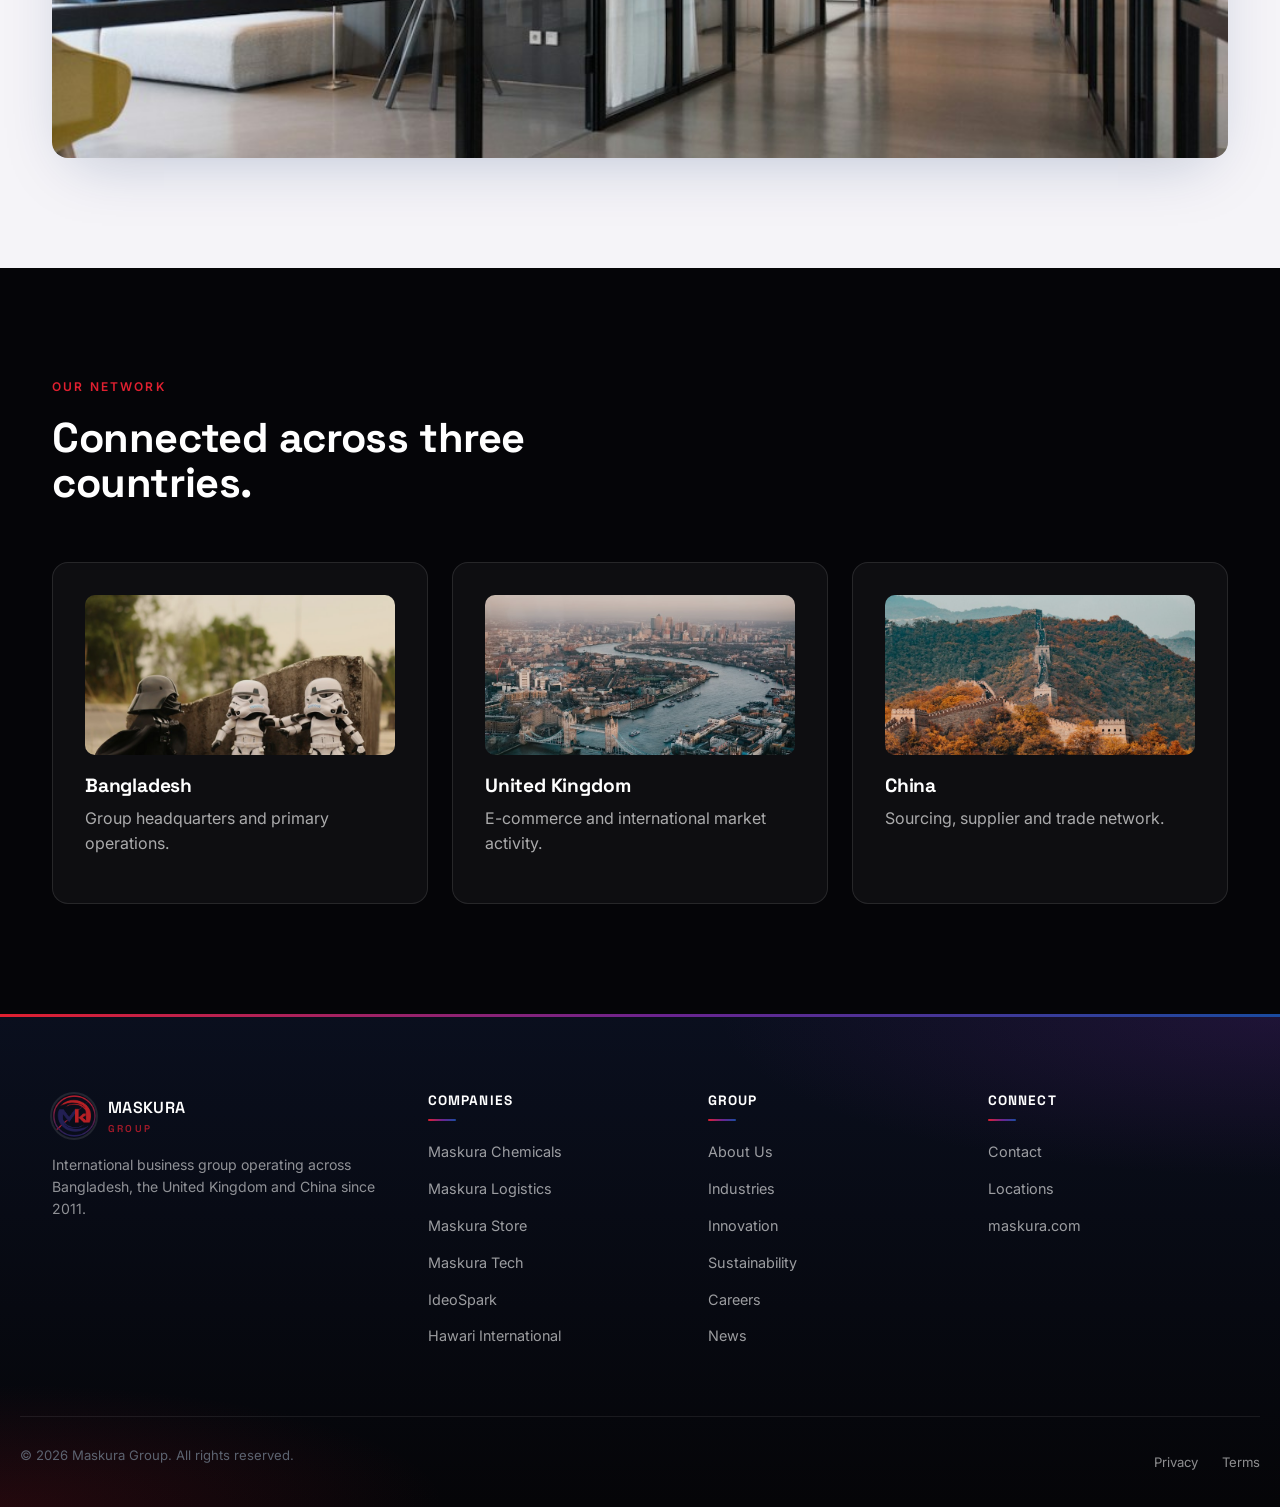
<file: contact.html>
<!DOCTYPE html><html lang="en"><head><meta charset="UTF-8"><meta name="viewport" content="width=device-width,initial-scale=1.0"><title>Contact | Maskura Group</title><meta name="description" content="Contact Maskura Group."><link rel="preconnect" href="https://fonts.googleapis.com"><link rel="preconnect" href="https://fonts.gstatic.com" crossorigin><link href="https://fonts.googleapis.com/css2?family=Space+Grotesk:wght@400;500;600;700&family=Inter:wght@400;500;600;700&display=swap" rel="stylesheet"><link rel="icon" href="Logo.png" type="image/png"><link rel="stylesheet" href="style.css"></head><body><a class="skip-link" href="#main">Skip to content</a>
<header class="site-header" id="siteHeader"><div class="wrap header-inner">
<a href="index.html" class="brand" aria-label="Maskura Group home"><img src="Logo.png" alt="" class="brand-logo" width="44" height="44"><span class="brand-name">MASKURA<em>GROUP</em></span></a>
<nav class="main-nav" id="mainNav" aria-label="Primary"><ul><li><a href="about.html">About</a></li><li><a href="companies.html">Companies</a></li><li><a href="industries.html">Industries</a></li><li><a href="innovation.html">Innovation</a></li><li><a href="global-presence.html">Global Presence</a></li><li><a href="csr.html">Sustainability</a></li><li><a href="career.html">Careers</a></li><li><a href="news.html">News</a></li></ul></nav>
<div class="header-actions"><a href="contact.html" class="btn btn-primary btn-sm">Contact Us</a><button class="nav-toggle" id="navToggle" aria-expanded="false" aria-controls="mainNav" aria-label="Toggle navigation menu"><span></span><span></span><span></span></button></div>
</div></header><main id="main"><section class="page-hero"><div class="page-grid"></div><div class="wrap page-hero-inner"><nav class="breadcrumbs"><a href="index.html">Home</a><span>/</span><span>Contact</span></nav><p class="eyebrow reveal">Contact</p><h1 class="reveal">Start the right conversation.</h1><p class="page-hero-lede reveal">Tell us what you are looking for and we will route your enquiry to the most relevant Maskura company or group team.</p></div></section><section class="section"><div class="wrap contact-grid"><div class="reveal"><p class="eyebrow">How Can We Help?</p><h2>Business, partnership, careers and media enquiries.</h2><div class="contact-path"><article><strong>01</strong><div><h3>Business enquiries</h3><p>Products, sourcing, logistics, technology, marketing and trading.</p></div></article><article><strong>02</strong><div><h3>Partnerships</h3><p>Strategic, commercial and international opportunities.</p></div></article><article><strong>03</strong><div><h3>Careers & media</h3><p>Talent, corporate information and communications.</p></div></article></div></div><form class="contact-form demo-form reveal"><div class="form-row"><label for="cname">Full name</label><input id="cname" required></div><div class="form-row"><label for="cemail">Email</label><input id="cemail" type="email" required></div><div class="form-row"><label for="ctype">Enquiry type</label><select id="ctype"><option>General enquiry</option><option>Products / sourcing</option><option>Logistics</option><option>Technology</option><option>Digital marketing</option><option>Partnership</option><option>Careers</option><option>Media</option></select></div><div class="form-row"><label for="cmessage">Message</label><textarea id="cmessage" rows="6" required></textarea></div><button class="btn btn-primary">Send Message</button><p class="form-note"></p></form></div><div class="wrap"><div class="section-feature-img reveal"><img src="images/banner-contact.jpg" alt="Maskura Group corporate headquarters reception" loading="lazy" width="1200" height="380"></div></div></section><section class="section section-dark"><div class="wrap"><div class="section-head reveal"><p class="eyebrow">Our Network</p><h2>Connected across three countries.</h2></div><div class="presence-grid"><article class="presence-card reveal"><div class="presence-thumb"><img src="images/dhaka.jpg" alt="Dhaka, Bangladesh" loading="lazy" width="600" height="340"></div><h3>Bangladesh</h3><p>Group headquarters and primary operations.</p></article><article class="presence-card reveal"><div class="presence-thumb"><img src="images/london.jpg" alt="London, United Kingdom" loading="lazy" width="600" height="340"></div><h3>United Kingdom</h3><p>E-commerce and international market activity.</p></article><article class="presence-card reveal"><div class="presence-thumb"><img src="images/china.jpg" alt="Shenzhen, China" loading="lazy" width="600" height="340"></div><h3>China</h3><p>Sourcing, supplier and trade network.</p></article></div></div></section></main><footer class="site-footer"><div class="wrap footer-grid">
<div class="footer-brand"><a href="index.html" class="brand footer-logo"><img src="Logo.png" alt="" class="brand-logo" width="44" height="44"><span class="brand-name">MASKURA<em>GROUP</em></span></a><p>International business group operating across Bangladesh, the United Kingdom and China since 2011.</p></div>
<div class="footer-col"><h4>Companies</h4><ul><li><a href="company-details.html?co=chemicals">Maskura Chemicals</a></li><li><a href="company-details.html?co=logistics">Maskura Logistics</a></li><li><a href="company-details.html?co=store">Maskura Store</a></li><li><a href="company-details.html?co=tech">Maskura Tech</a></li><li><a href="company-details.html?co=ideospark">IdeoSpark</a></li><li><a href="company-details.html?co=hawari">Hawari International</a></li></ul></div>
<div class="footer-col"><h4>Group</h4><ul><li><a href="about.html">About Us</a></li><li><a href="industries.html">Industries</a></li><li><a href="innovation.html">Innovation</a></li><li><a href="csr.html">Sustainability</a></li><li><a href="career.html">Careers</a></li><li><a href="news.html">News</a></li></ul></div>
<div class="footer-col"><h4>Connect</h4><ul><li><a href="contact.html">Contact</a></li><li><a href="global-presence.html">Locations</a></li><li><a href="https://maskura.com/">maskura.com</a></li></ul></div>
</div><div class="wrap footer-bottom"><p>© <span id="year"></span> Maskura Group. All rights reserved.</p><div class="footer-legal"><a href="privacy.html">Privacy</a><a href="terms.html">Terms</a></div></div></footer><script src="script.js"></script></body></html>
</file>
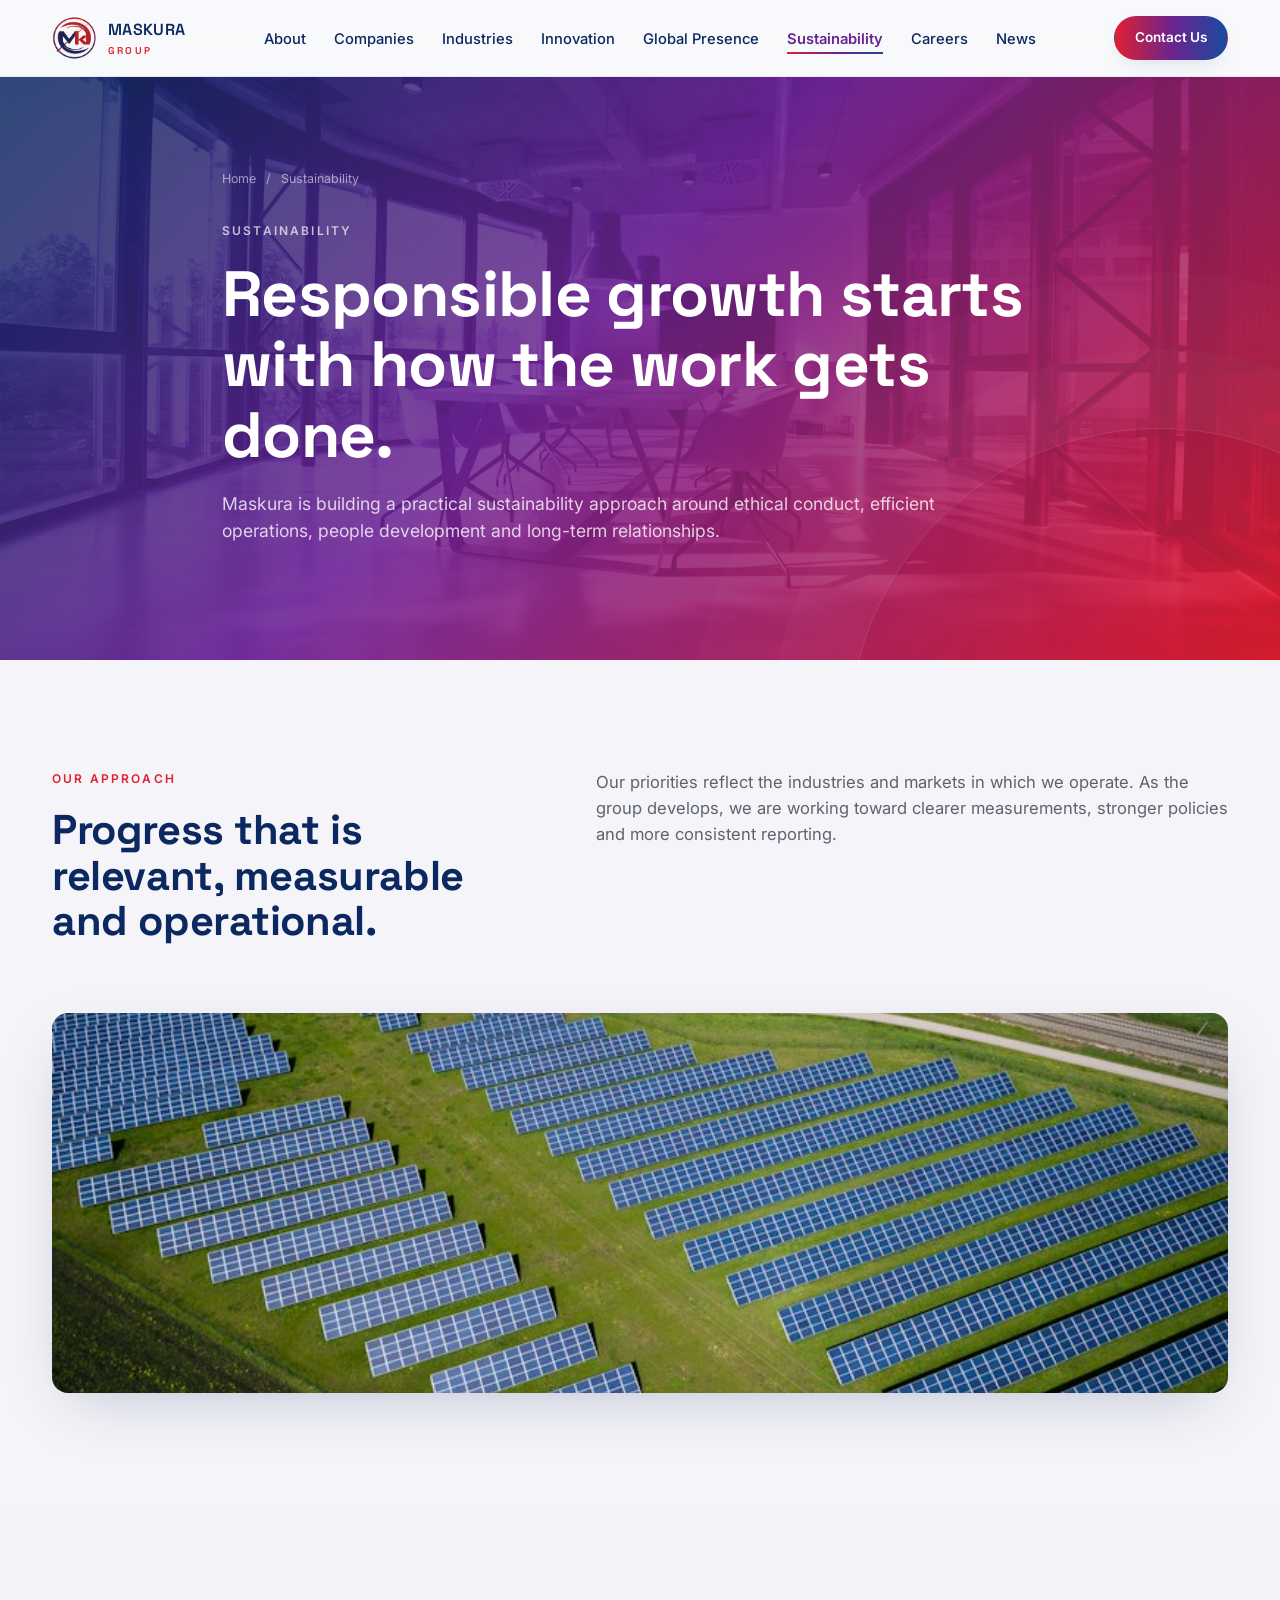
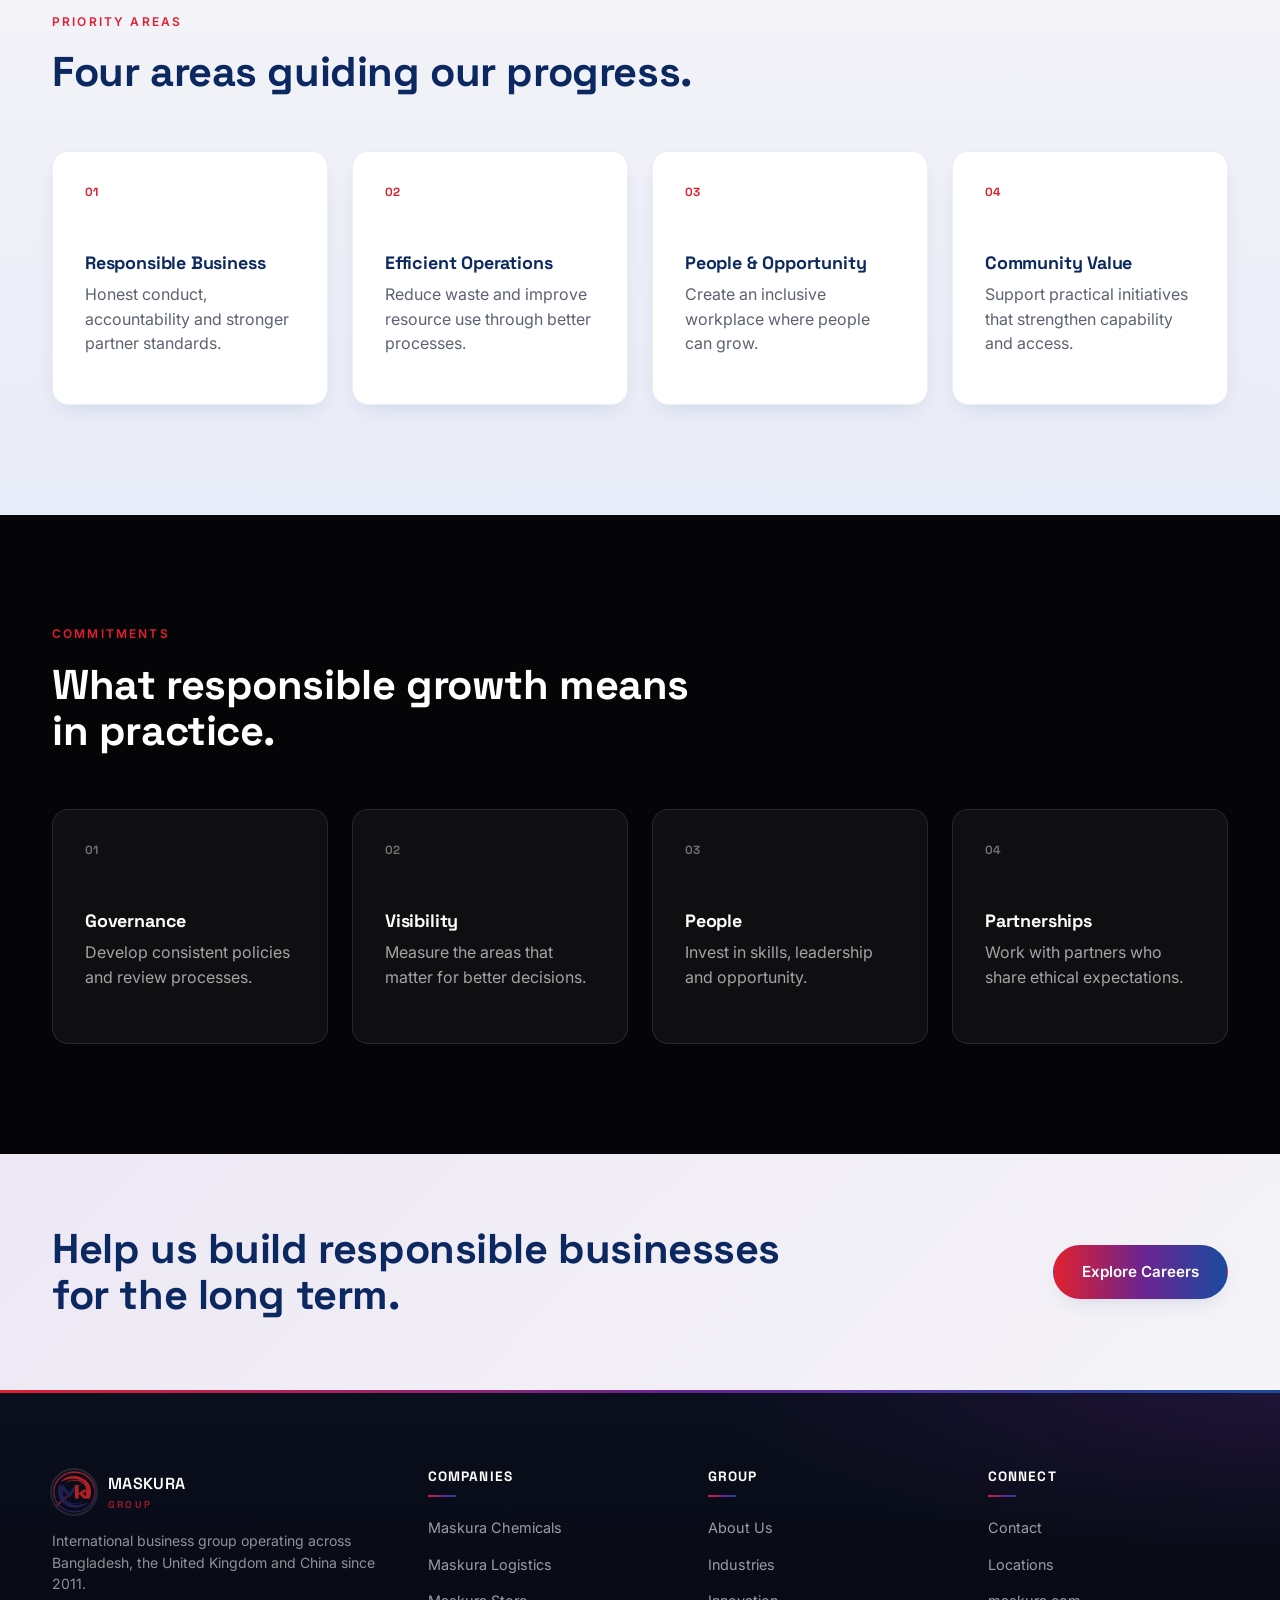
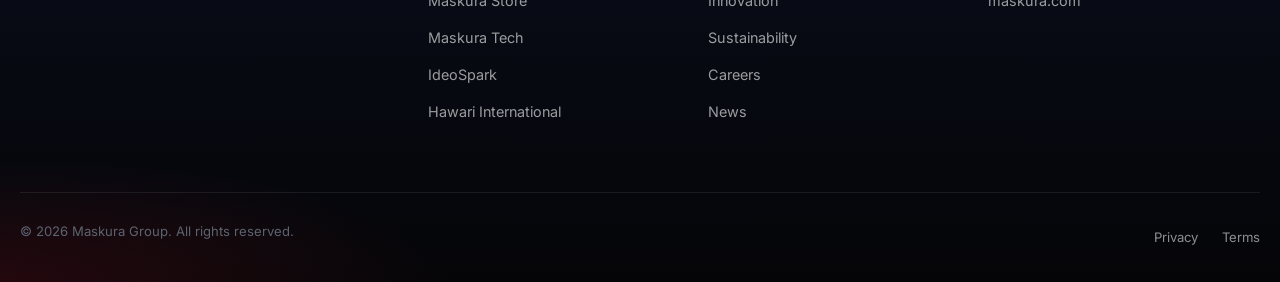
<file: csr.html>
<!DOCTYPE html><html lang="en"><head><meta charset="UTF-8"><meta name="viewport" content="width=device-width,initial-scale=1.0"><title>Sustainability | Maskura Group</title><meta name="description" content="Maskura Group sustainability priorities."><link rel="preconnect" href="https://fonts.googleapis.com"><link rel="preconnect" href="https://fonts.gstatic.com" crossorigin><link href="https://fonts.googleapis.com/css2?family=Space+Grotesk:wght@400;500;600;700&family=Inter:wght@400;500;600;700&display=swap" rel="stylesheet"><link rel="icon" href="Logo.png" type="image/png"><link rel="stylesheet" href="style.css"></head><body><a class="skip-link" href="#main">Skip to content</a>
<header class="site-header" id="siteHeader"><div class="wrap header-inner">
<a href="index.html" class="brand" aria-label="Maskura Group home"><img src="Logo.png" alt="" class="brand-logo" width="44" height="44"><span class="brand-name">MASKURA<em>GROUP</em></span></a>
<nav class="main-nav" id="mainNav" aria-label="Primary"><ul><li><a href="about.html">About</a></li><li><a href="companies.html">Companies</a></li><li><a href="industries.html">Industries</a></li><li><a href="innovation.html">Innovation</a></li><li><a href="global-presence.html">Global Presence</a></li><li><a href="csr.html">Sustainability</a></li><li><a href="career.html">Careers</a></li><li><a href="news.html">News</a></li></ul></nav>
<div class="header-actions"><a href="contact.html" class="btn btn-primary btn-sm">Contact Us</a><button class="nav-toggle" id="navToggle" aria-expanded="false" aria-controls="mainNav" aria-label="Toggle navigation menu"><span></span><span></span><span></span></button></div>
</div></header><main id="main"><section class="page-hero"><div class="page-grid"></div><div class="wrap page-hero-inner"><nav class="breadcrumbs"><a href="index.html">Home</a><span>/</span><span>Sustainability</span></nav><p class="eyebrow reveal">Sustainability</p><h1 class="reveal">Responsible growth starts with how the work gets done.</h1><p class="page-hero-lede reveal">Maskura is building a practical sustainability approach around ethical conduct, efficient operations, people development and long-term relationships.</p></div></section><section class="section"><div class="wrap"><div class="split"><div class="reveal"><p class="eyebrow">Our Approach</p><h2>Progress that is relevant, measurable and operational.</h2></div><div class="prose reveal"><p>Our priorities reflect the industries and markets in which we operate. As the group develops, we are working toward clearer measurements, stronger policies and more consistent reporting.</p></div></div><div class="section-feature-img reveal"><img src="images/sustainability.jpg" alt="Sustainable and responsible operations" loading="lazy" width="1200" height="380"></div></div></section><section class="section section-tint"><div class="wrap"><div class="section-head reveal"><p class="eyebrow">Priority Areas</p><h2>Four areas guiding our progress.</h2></div><div class="info-grid four"><article class="info-card reveal"><span>01</span><h3>Responsible Business</h3><p>Honest conduct, accountability and stronger partner standards.</p></article><article class="info-card reveal"><span>02</span><h3>Efficient Operations</h3><p>Reduce waste and improve resource use through better processes.</p></article><article class="info-card reveal"><span>03</span><h3>People & Opportunity</h3><p>Create an inclusive workplace where people can grow.</p></article><article class="info-card reveal"><span>04</span><h3>Community Value</h3><p>Support practical initiatives that strengthen capability and access.</p></article></div></div></section><section class="section section-dark"><div class="wrap"><div class="section-head reveal"><p class="eyebrow">Commitments</p><h2>What responsible growth means in practice.</h2></div><div class="info-grid four"><article class="info-card reveal"><span>01</span><h3>Governance</h3><p>Develop consistent policies and review processes.</p></article><article class="info-card reveal"><span>02</span><h3>Visibility</h3><p>Measure the areas that matter for better decisions.</p></article><article class="info-card reveal"><span>03</span><h3>People</h3><p>Invest in skills, leadership and opportunity.</p></article><article class="info-card reveal"><span>04</span><h3>Partnerships</h3><p>Work with partners who share ethical expectations.</p></article></div></div></section><section class="section cta-band"><div class="wrap cta-inner reveal"><h2>Help us build responsible businesses for the long term.</h2><a class="btn btn-primary" href="career.html">Explore Careers</a></div></section></main><footer class="site-footer"><div class="wrap footer-grid">
<div class="footer-brand"><a href="index.html" class="brand footer-logo"><img src="Logo.png" alt="" class="brand-logo" width="44" height="44"><span class="brand-name">MASKURA<em>GROUP</em></span></a><p>International business group operating across Bangladesh, the United Kingdom and China since 2011.</p></div>
<div class="footer-col"><h4>Companies</h4><ul><li><a href="company-details.html?co=chemicals">Maskura Chemicals</a></li><li><a href="company-details.html?co=logistics">Maskura Logistics</a></li><li><a href="company-details.html?co=store">Maskura Store</a></li><li><a href="company-details.html?co=tech">Maskura Tech</a></li><li><a href="company-details.html?co=ideospark">IdeoSpark</a></li><li><a href="company-details.html?co=hawari">Hawari International</a></li></ul></div>
<div class="footer-col"><h4>Group</h4><ul><li><a href="about.html">About Us</a></li><li><a href="industries.html">Industries</a></li><li><a href="innovation.html">Innovation</a></li><li><a href="csr.html">Sustainability</a></li><li><a href="career.html">Careers</a></li><li><a href="news.html">News</a></li></ul></div>
<div class="footer-col"><h4>Connect</h4><ul><li><a href="contact.html">Contact</a></li><li><a href="global-presence.html">Locations</a></li><li><a href="https://maskura.com/">maskura.com</a></li></ul></div>
</div><div class="wrap footer-bottom"><p>© <span id="year"></span> Maskura Group. All rights reserved.</p><div class="footer-legal"><a href="privacy.html">Privacy</a><a href="terms.html">Terms</a></div></div></footer><script src="script.js"></script></body></html>
</file>
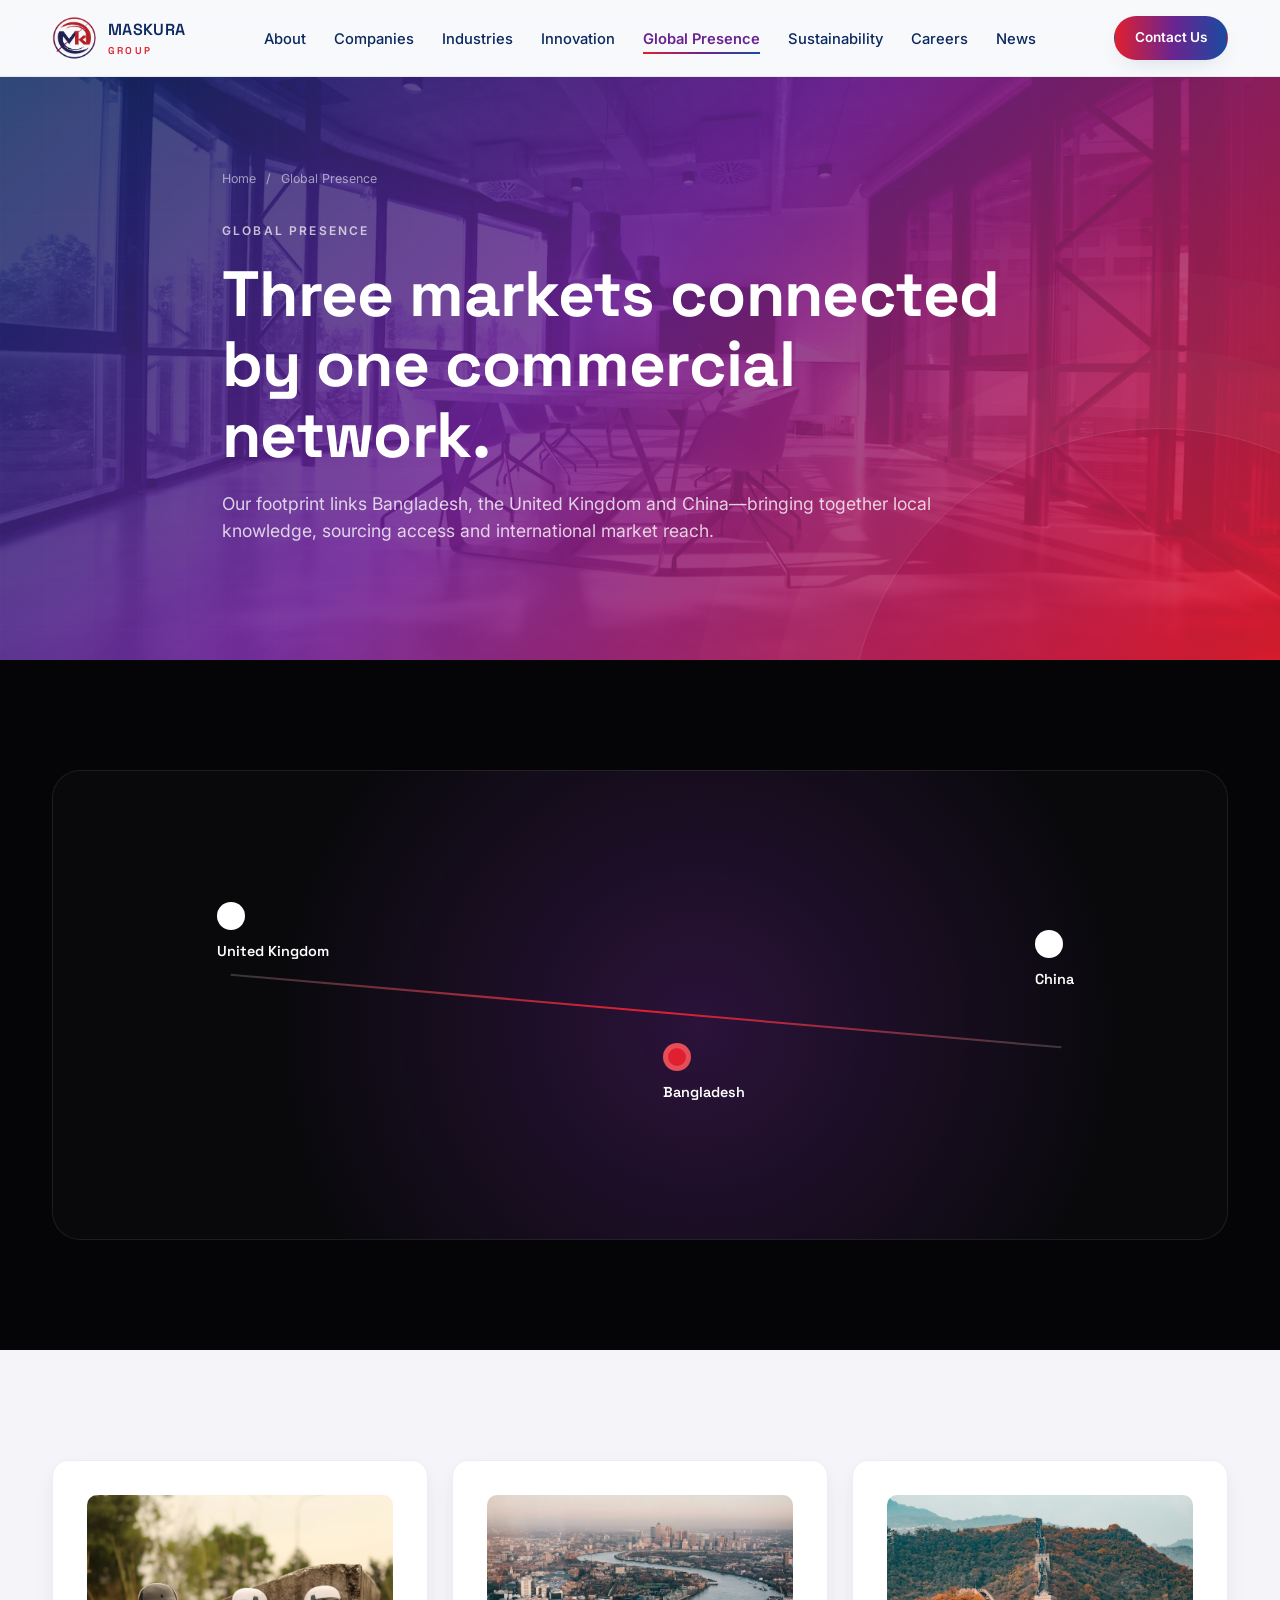
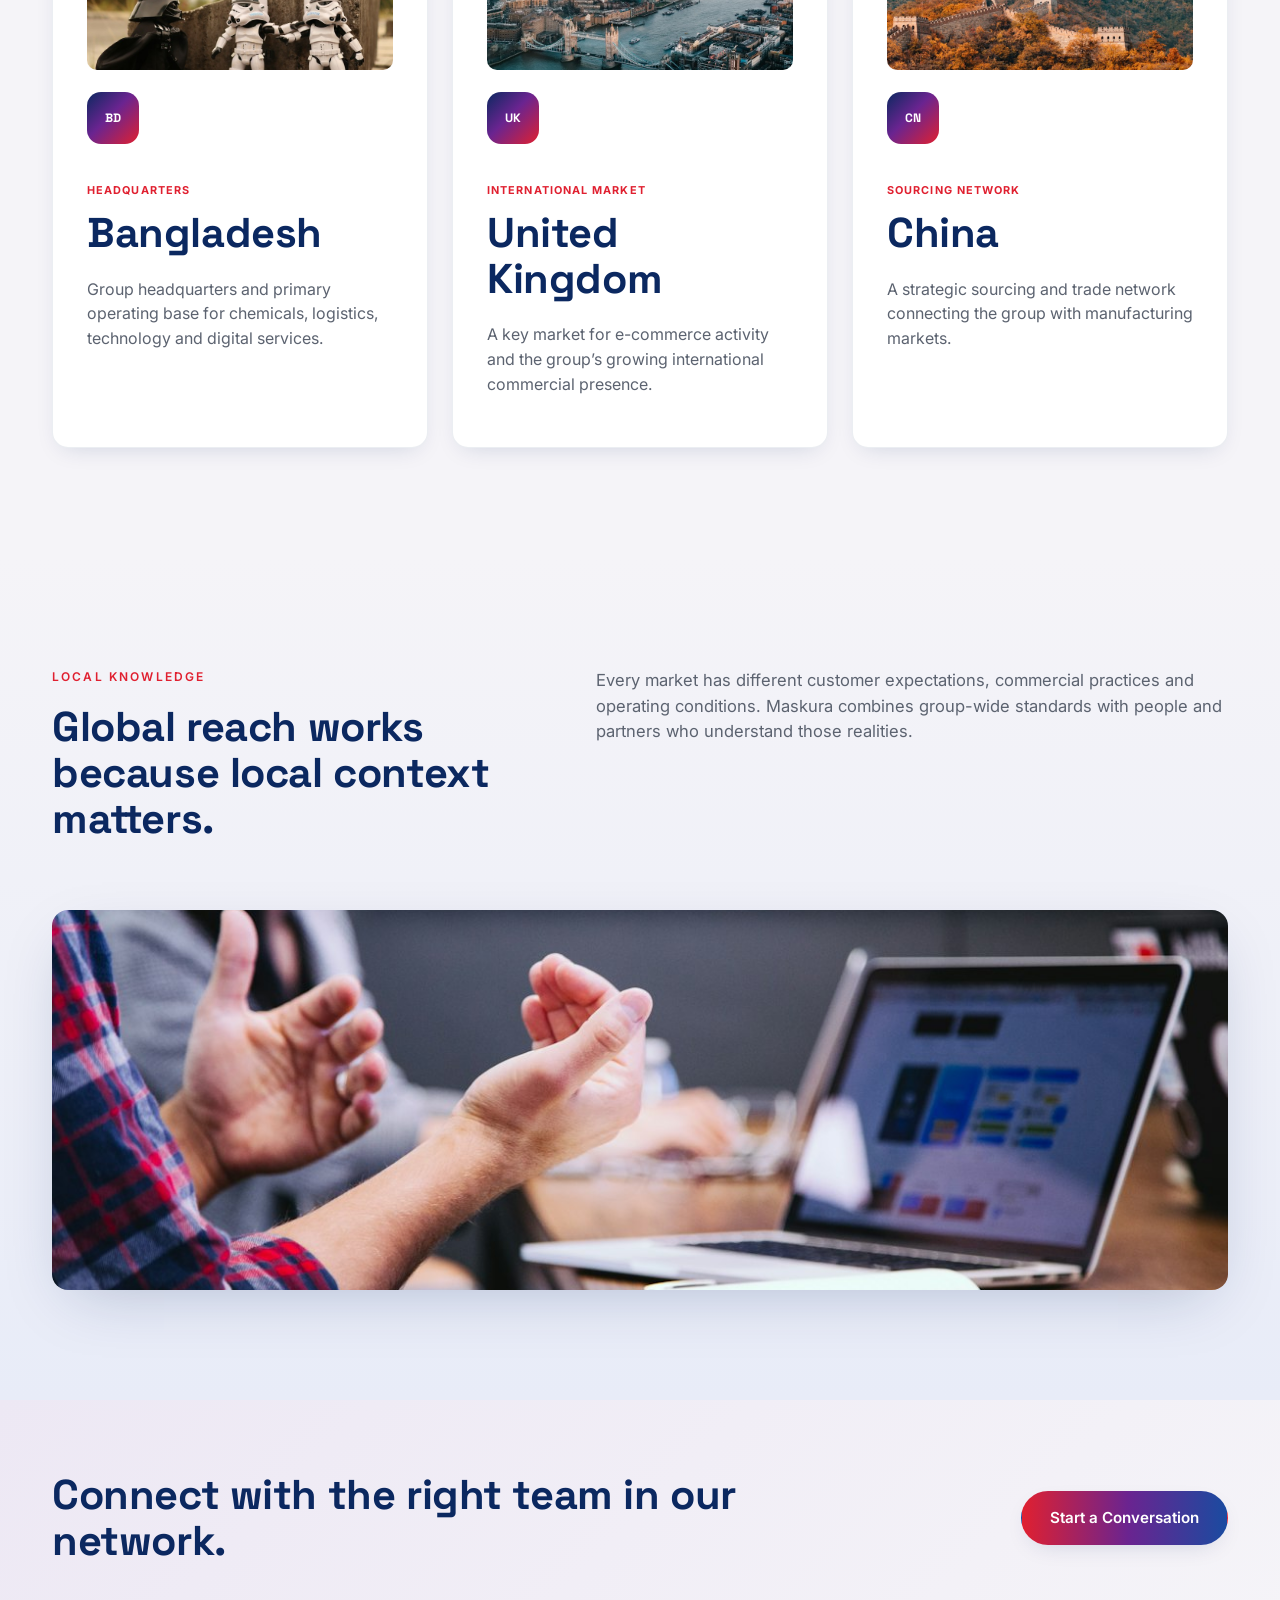
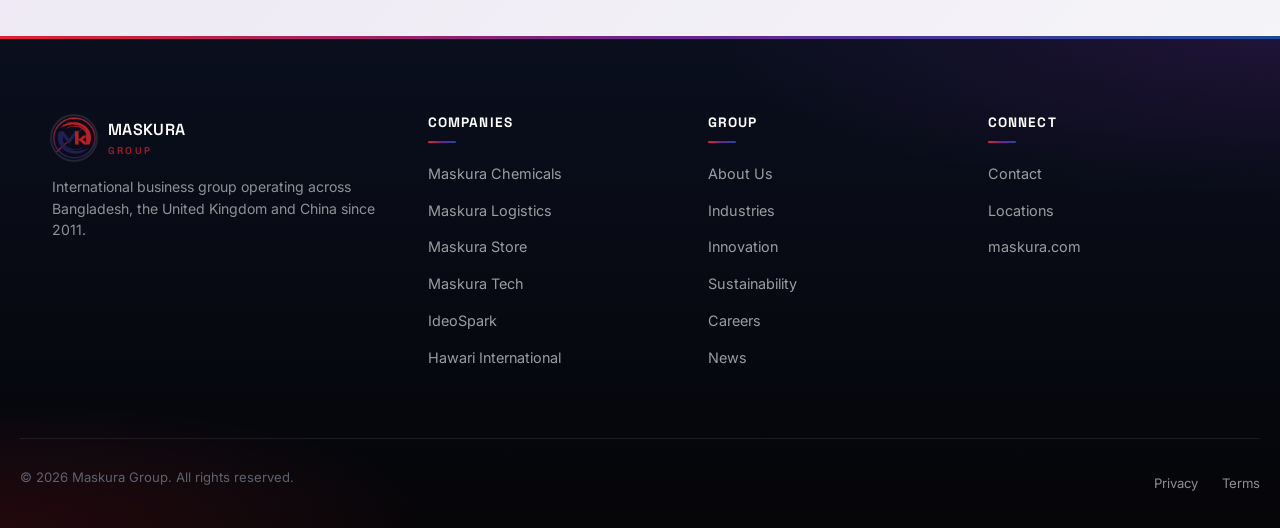
<file: global-presence.html>
<!DOCTYPE html><html lang="en"><head><meta charset="UTF-8"><meta name="viewport" content="width=device-width,initial-scale=1.0"><title>Global Presence | Maskura Group</title><meta name="description" content="Maskura operations across Bangladesh, the UK and China."><link rel="preconnect" href="https://fonts.googleapis.com"><link rel="preconnect" href="https://fonts.gstatic.com" crossorigin><link href="https://fonts.googleapis.com/css2?family=Space+Grotesk:wght@400;500;600;700&family=Inter:wght@400;500;600;700&display=swap" rel="stylesheet"><link rel="icon" href="Logo.png" type="image/png"><link rel="stylesheet" href="style.css"></head><body><a class="skip-link" href="#main">Skip to content</a>
<header class="site-header" id="siteHeader"><div class="wrap header-inner">
<a href="index.html" class="brand" aria-label="Maskura Group home"><img src="Logo.png" alt="" class="brand-logo" width="44" height="44"><span class="brand-name">MASKURA<em>GROUP</em></span></a>
<nav class="main-nav" id="mainNav" aria-label="Primary"><ul><li><a href="about.html">About</a></li><li><a href="companies.html">Companies</a></li><li><a href="industries.html">Industries</a></li><li><a href="innovation.html">Innovation</a></li><li><a href="global-presence.html">Global Presence</a></li><li><a href="csr.html">Sustainability</a></li><li><a href="career.html">Careers</a></li><li><a href="news.html">News</a></li></ul></nav>
<div class="header-actions"><a href="contact.html" class="btn btn-primary btn-sm">Contact Us</a><button class="nav-toggle" id="navToggle" aria-expanded="false" aria-controls="mainNav" aria-label="Toggle navigation menu"><span></span><span></span><span></span></button></div>
</div></header><main id="main"><section class="page-hero"><div class="page-grid"></div><div class="wrap page-hero-inner"><nav class="breadcrumbs"><a href="index.html">Home</a><span>/</span><span>Global Presence</span></nav><p class="eyebrow reveal">Global Presence</p><h1 class="reveal">Three markets connected by one commercial network.</h1><p class="page-hero-lede reveal">Our footprint links Bangladesh, the United Kingdom and China—bringing together local knowledge, sourcing access and international market reach.</p></div></section><section class="section section-dark"><div class="wrap"><div class="route-map reveal"><div class="route-line"></div><div class="map-node uk"><i></i><span>United Kingdom</span></div><div class="map-node bd"><i></i><span>Bangladesh</span></div><div class="map-node cn"><i></i><span>China</span></div></div></div></section><section class="section"><div class="wrap country-grid"><article class="country-card reveal"><div class="country-thumb"><img src="images/dhaka.jpg" alt="Dhaka, Bangladesh" loading="lazy" width="600" height="340"></div><b>BD</b><span>Headquarters</span><h2>Bangladesh</h2><p>Group headquarters and primary operating base for chemicals, logistics, technology and digital services.</p></article><article class="country-card reveal"><div class="country-thumb"><img src="images/london.jpg" alt="London, United Kingdom" loading="lazy" width="600" height="340"></div><b>UK</b><span>International Market</span><h2>United Kingdom</h2><p>A key market for e-commerce activity and the group’s growing international commercial presence.</p></article><article class="country-card reveal"><div class="country-thumb"><img src="images/china.jpg" alt="Shenzhen, China" loading="lazy" width="600" height="340"></div><b>CN</b><span>Sourcing Network</span><h2>China</h2><p>A strategic sourcing and trade network connecting the group with manufacturing markets.</p></article></div></section><section class="section section-tint"><div class="wrap"><div class="split"><div class="reveal"><p class="eyebrow">Local Knowledge</p><h2>Global reach works because local context matters.</h2></div><div class="prose reveal"><p>Every market has different customer expectations, commercial practices and operating conditions. Maskura combines group-wide standards with people and partners who understand those realities.</p></div></div><div class="section-feature-img reveal"><img src="images/banner-global.jpg" alt="International commercial partnerships and trade" loading="lazy" width="1200" height="380"></div></div></section><section class="section cta-band"><div class="wrap cta-inner reveal"><h2>Connect with the right team in our network.</h2><a class="btn btn-primary" href="contact.html">Start a Conversation</a></div></section></main><footer class="site-footer"><div class="wrap footer-grid">
<div class="footer-brand"><a href="index.html" class="brand footer-logo"><img src="Logo.png" alt="" class="brand-logo" width="44" height="44"><span class="brand-name">MASKURA<em>GROUP</em></span></a><p>International business group operating across Bangladesh, the United Kingdom and China since 2011.</p></div>
<div class="footer-col"><h4>Companies</h4><ul><li><a href="company-details.html?co=chemicals">Maskura Chemicals</a></li><li><a href="company-details.html?co=logistics">Maskura Logistics</a></li><li><a href="company-details.html?co=store">Maskura Store</a></li><li><a href="company-details.html?co=tech">Maskura Tech</a></li><li><a href="company-details.html?co=ideospark">IdeoSpark</a></li><li><a href="company-details.html?co=hawari">Hawari International</a></li></ul></div>
<div class="footer-col"><h4>Group</h4><ul><li><a href="about.html">About Us</a></li><li><a href="industries.html">Industries</a></li><li><a href="innovation.html">Innovation</a></li><li><a href="csr.html">Sustainability</a></li><li><a href="career.html">Careers</a></li><li><a href="news.html">News</a></li></ul></div>
<div class="footer-col"><h4>Connect</h4><ul><li><a href="contact.html">Contact</a></li><li><a href="global-presence.html">Locations</a></li><li><a href="https://maskura.com/">maskura.com</a></li></ul></div>
</div><div class="wrap footer-bottom"><p>© <span id="year"></span> Maskura Group. All rights reserved.</p><div class="footer-legal"><a href="privacy.html">Privacy</a><a href="terms.html">Terms</a></div></div></footer><script src="script.js"></script></body></html>
</file>
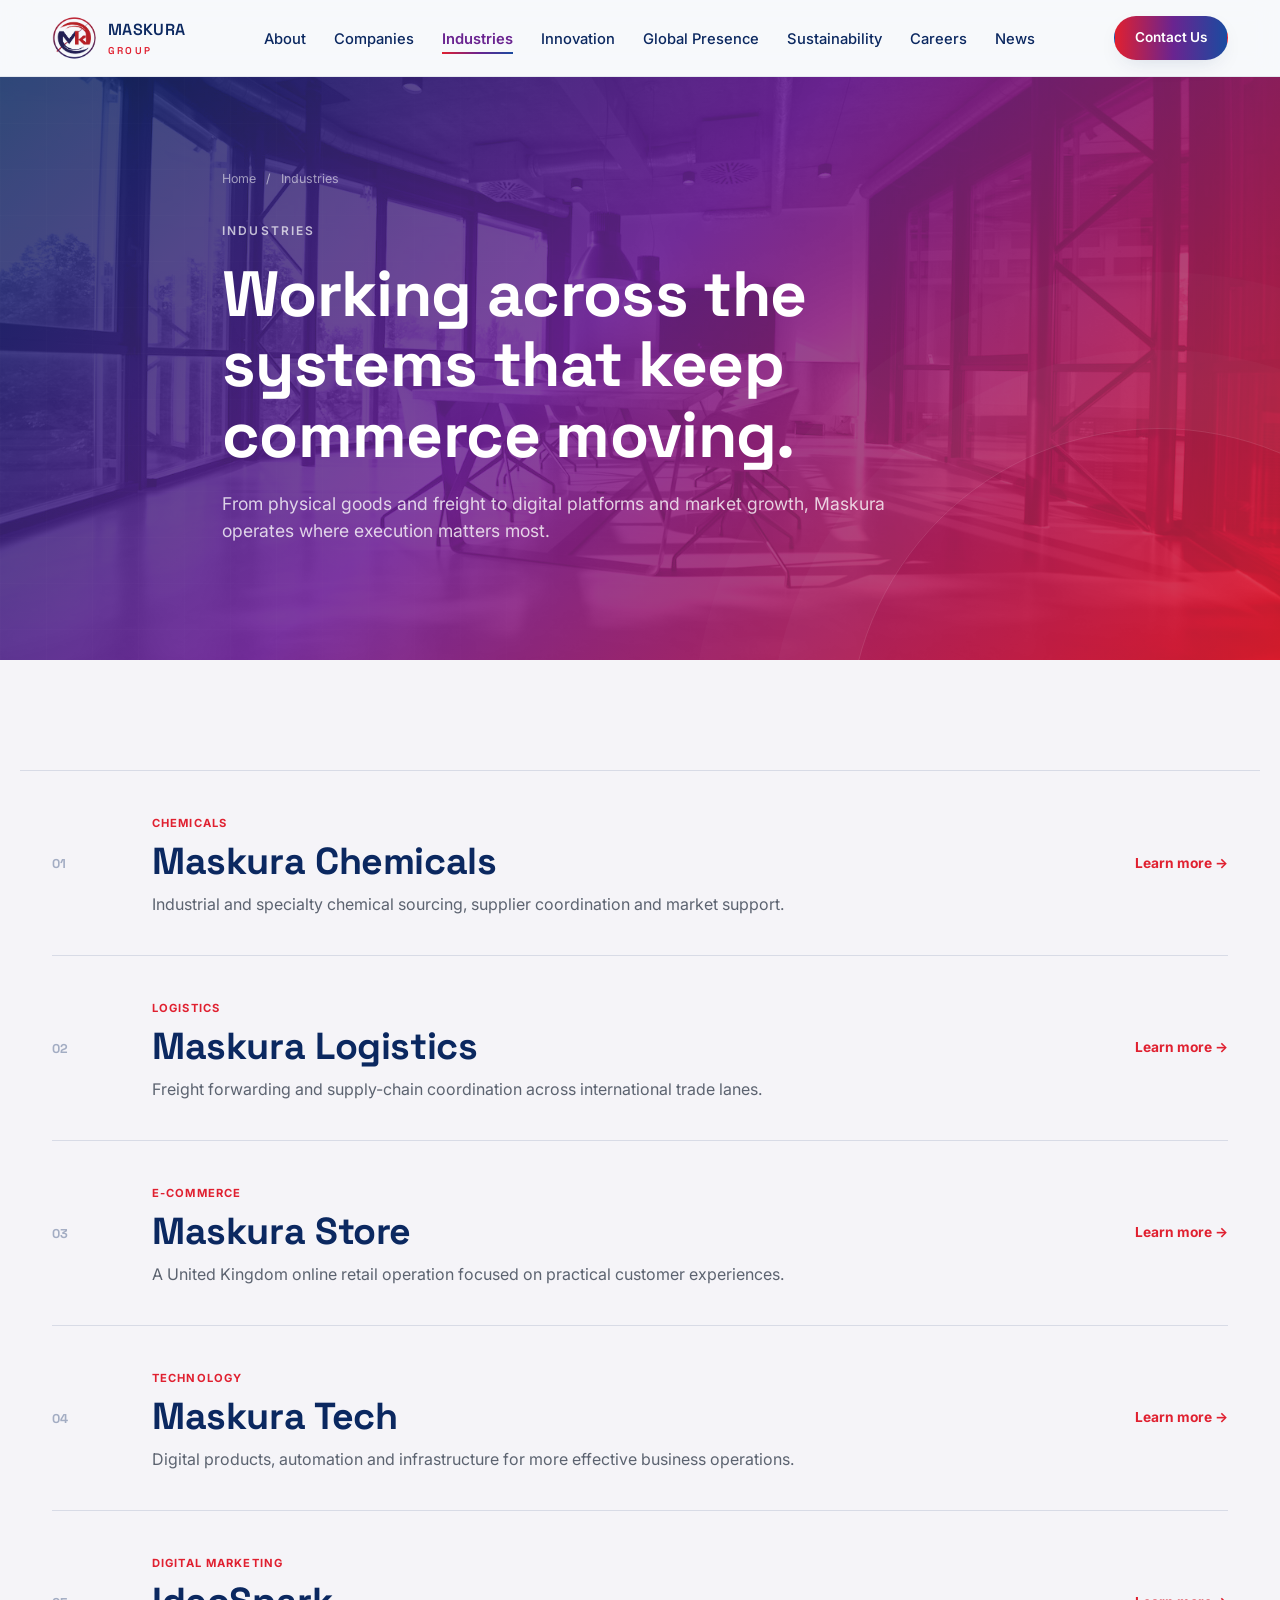
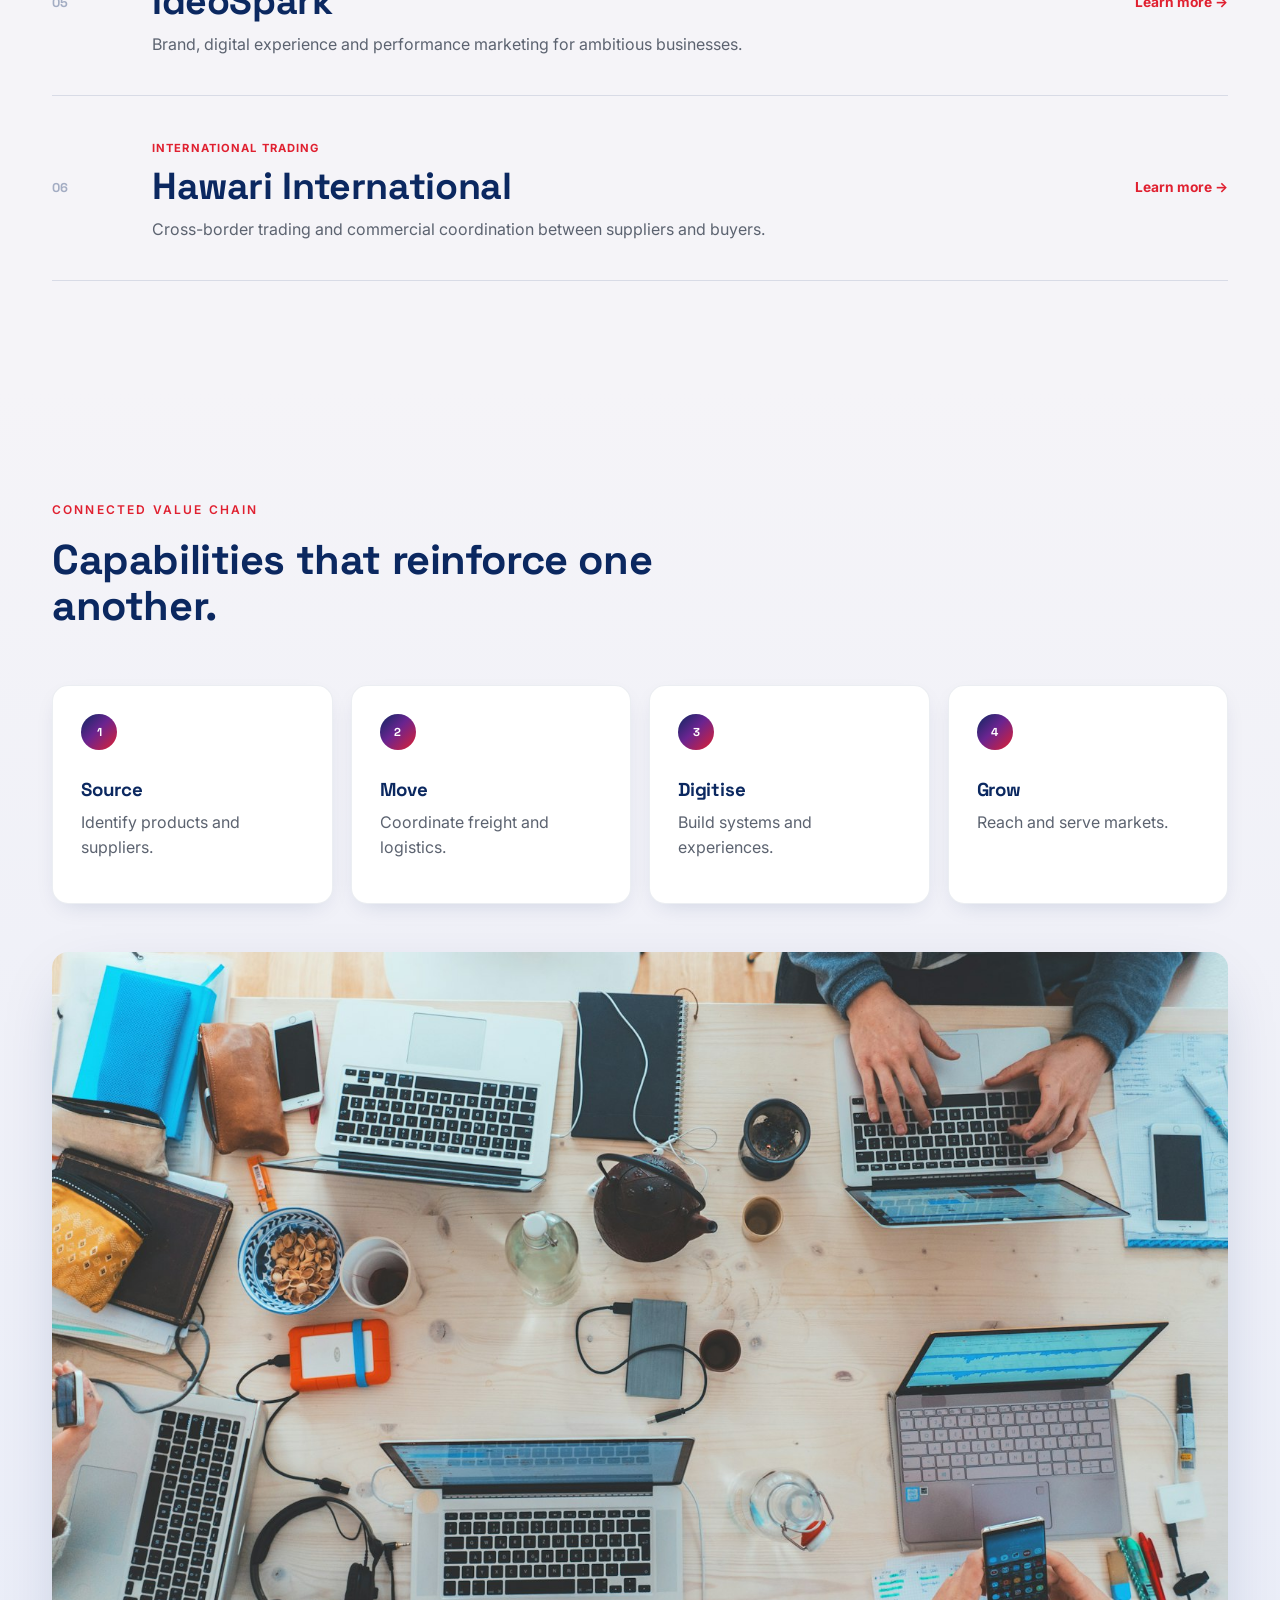
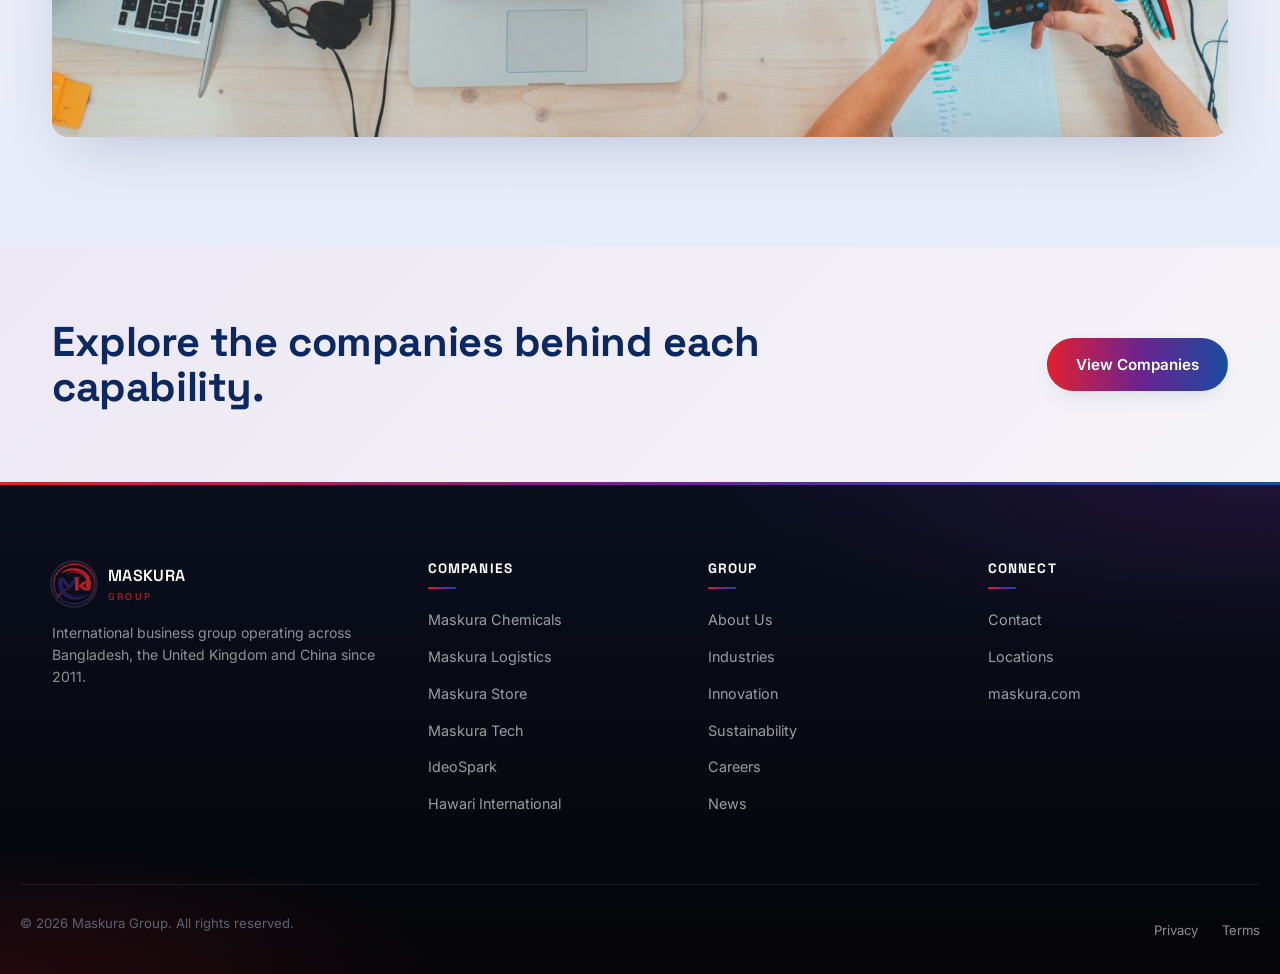
<file: industries.html>
<!DOCTYPE html><html lang="en"><head><meta charset="UTF-8"><meta name="viewport" content="width=device-width,initial-scale=1.0"><title>Industries | Maskura Group</title><meta name="description" content="Explore industries served by Maskura Group."><link rel="preconnect" href="https://fonts.googleapis.com"><link rel="preconnect" href="https://fonts.gstatic.com" crossorigin><link href="https://fonts.googleapis.com/css2?family=Space+Grotesk:wght@400;500;600;700&family=Inter:wght@400;500;600;700&display=swap" rel="stylesheet"><link rel="icon" href="Logo.png" type="image/png"><link rel="stylesheet" href="style.css"></head><body><a class="skip-link" href="#main">Skip to content</a>
<header class="site-header" id="siteHeader"><div class="wrap header-inner">
<a href="index.html" class="brand" aria-label="Maskura Group home"><img src="Logo.png" alt="" class="brand-logo" width="44" height="44"><span class="brand-name">MASKURA<em>GROUP</em></span></a>
<nav class="main-nav" id="mainNav" aria-label="Primary"><ul><li><a href="about.html">About</a></li><li><a href="companies.html">Companies</a></li><li><a href="industries.html">Industries</a></li><li><a href="innovation.html">Innovation</a></li><li><a href="global-presence.html">Global Presence</a></li><li><a href="csr.html">Sustainability</a></li><li><a href="career.html">Careers</a></li><li><a href="news.html">News</a></li></ul></nav>
<div class="header-actions"><a href="contact.html" class="btn btn-primary btn-sm">Contact Us</a><button class="nav-toggle" id="navToggle" aria-expanded="false" aria-controls="mainNav" aria-label="Toggle navigation menu"><span></span><span></span><span></span></button></div>
</div></header><main id="main"><section class="page-hero"><div class="page-grid"></div><div class="wrap page-hero-inner"><nav class="breadcrumbs"><a href="index.html">Home</a><span>/</span><span>Industries</span></nav><p class="eyebrow reveal">Industries</p><h1 class="reveal">Working across the systems that keep commerce moving.</h1><p class="page-hero-lede reveal">From physical goods and freight to digital platforms and market growth, Maskura operates where execution matters most.</p></div></section><section class="section"><div class="wrap industry-list"><article class="industry-row reveal"><strong>01</strong><div><span>Chemicals</span><h2>Maskura Chemicals</h2><p>Industrial and specialty chemical sourcing, supplier coordination and market support.</p></div><a href="company-details.html?co=chemicals">Learn more →</a></article><article class="industry-row reveal"><strong>02</strong><div><span>Logistics</span><h2>Maskura Logistics</h2><p>Freight forwarding and supply-chain coordination across international trade lanes.</p></div><a href="company-details.html?co=logistics">Learn more →</a></article><article class="industry-row reveal"><strong>03</strong><div><span>E-Commerce</span><h2>Maskura Store</h2><p>A United Kingdom online retail operation focused on practical customer experiences.</p></div><a href="company-details.html?co=store">Learn more →</a></article><article class="industry-row reveal"><strong>04</strong><div><span>Technology</span><h2>Maskura Tech</h2><p>Digital products, automation and infrastructure for more effective business operations.</p></div><a href="company-details.html?co=tech">Learn more →</a></article><article class="industry-row reveal"><strong>05</strong><div><span>Digital Marketing</span><h2>IdeoSpark</h2><p>Brand, digital experience and performance marketing for ambitious businesses.</p></div><a href="company-details.html?co=ideospark">Learn more →</a></article><article class="industry-row reveal"><strong>06</strong><div><span>International Trading</span><h2>Hawari International</h2><p>Cross-border trading and commercial coordination between suppliers and buyers.</p></div><a href="company-details.html?co=hawari">Learn more →</a></article></div></section><section class="section section-tint"><div class="wrap"><div class="section-head reveal"><p class="eyebrow">Connected Value Chain</p><h2>Capabilities that reinforce one another.</h2></div><div class="steps reveal"><div><span>1</span><h3>Source</h3><p>Identify products and suppliers.</p></div><div><span>2</span><h3>Move</h3><p>Coordinate freight and logistics.</p></div><div><span>3</span><h3>Digitise</h3><p>Build systems and experiences.</p></div><div><span>4</span><h3>Grow</h3><p>Reach and serve markets.</p></div></div><div class="section-photo reveal" style="margin-top:48px;"><img src="images/banner-industries.jpg" alt="Connected Value Chain across international markets" class="rounded-img" loading="lazy" width="1200" height="540"></div></div></section><section class="section cta-band"><div class="wrap cta-inner reveal"><h2>Explore the companies behind each capability.</h2><a class="btn btn-primary" href="companies.html">View Companies</a></div></section></main><footer class="site-footer"><div class="wrap footer-grid">
<div class="footer-brand"><a href="index.html" class="brand footer-logo"><img src="Logo.png" alt="" class="brand-logo" width="44" height="44"><span class="brand-name">MASKURA<em>GROUP</em></span></a><p>International business group operating across Bangladesh, the United Kingdom and China since 2011.</p></div>
<div class="footer-col"><h4>Companies</h4><ul><li><a href="company-details.html?co=chemicals">Maskura Chemicals</a></li><li><a href="company-details.html?co=logistics">Maskura Logistics</a></li><li><a href="company-details.html?co=store">Maskura Store</a></li><li><a href="company-details.html?co=tech">Maskura Tech</a></li><li><a href="company-details.html?co=ideospark">IdeoSpark</a></li><li><a href="company-details.html?co=hawari">Hawari International</a></li></ul></div>
<div class="footer-col"><h4>Group</h4><ul><li><a href="about.html">About Us</a></li><li><a href="industries.html">Industries</a></li><li><a href="innovation.html">Innovation</a></li><li><a href="csr.html">Sustainability</a></li><li><a href="career.html">Careers</a></li><li><a href="news.html">News</a></li></ul></div>
<div class="footer-col"><h4>Connect</h4><ul><li><a href="contact.html">Contact</a></li><li><a href="global-presence.html">Locations</a></li><li><a href="https://maskura.com/">maskura.com</a></li></ul></div>
</div><div class="wrap footer-bottom"><p>© <span id="year"></span> Maskura Group. All rights reserved.</p><div class="footer-legal"><a href="privacy.html">Privacy</a><a href="terms.html">Terms</a></div></div></footer><script src="script.js"></script></body></html>
</file>
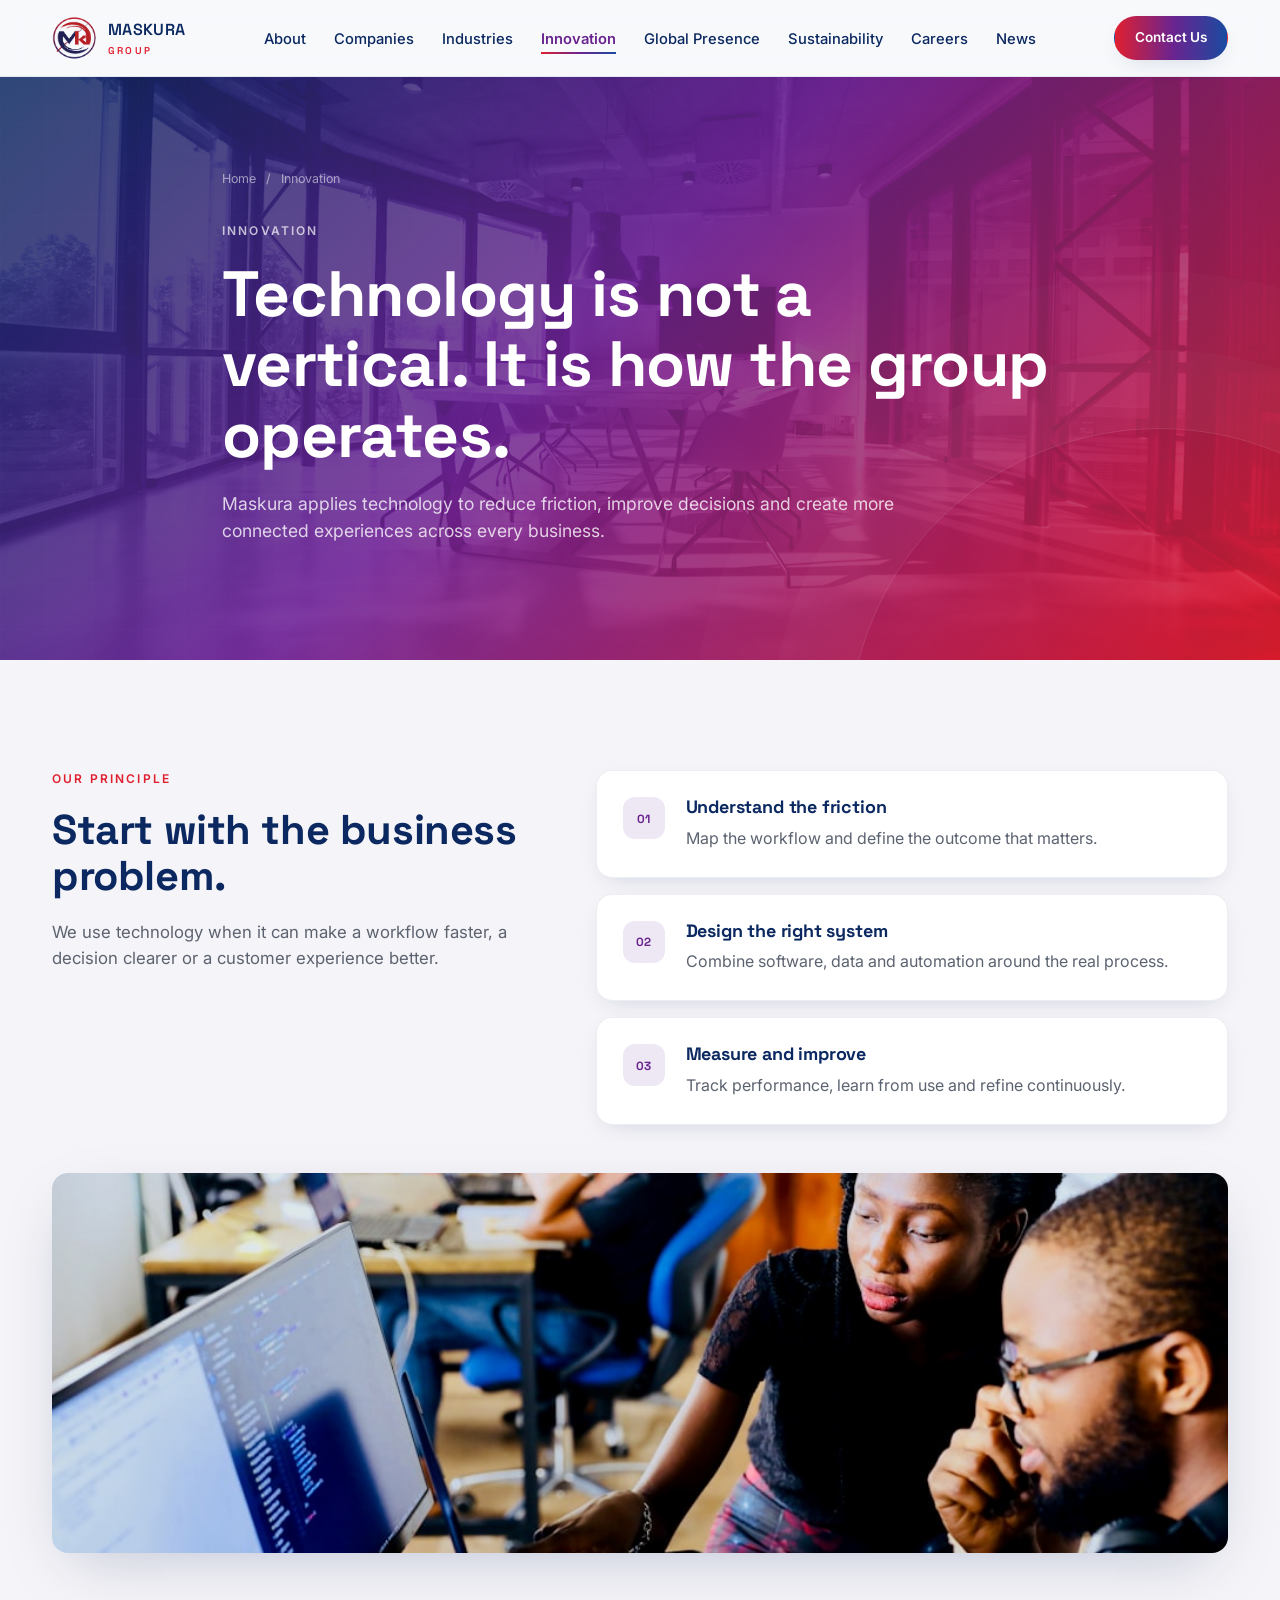
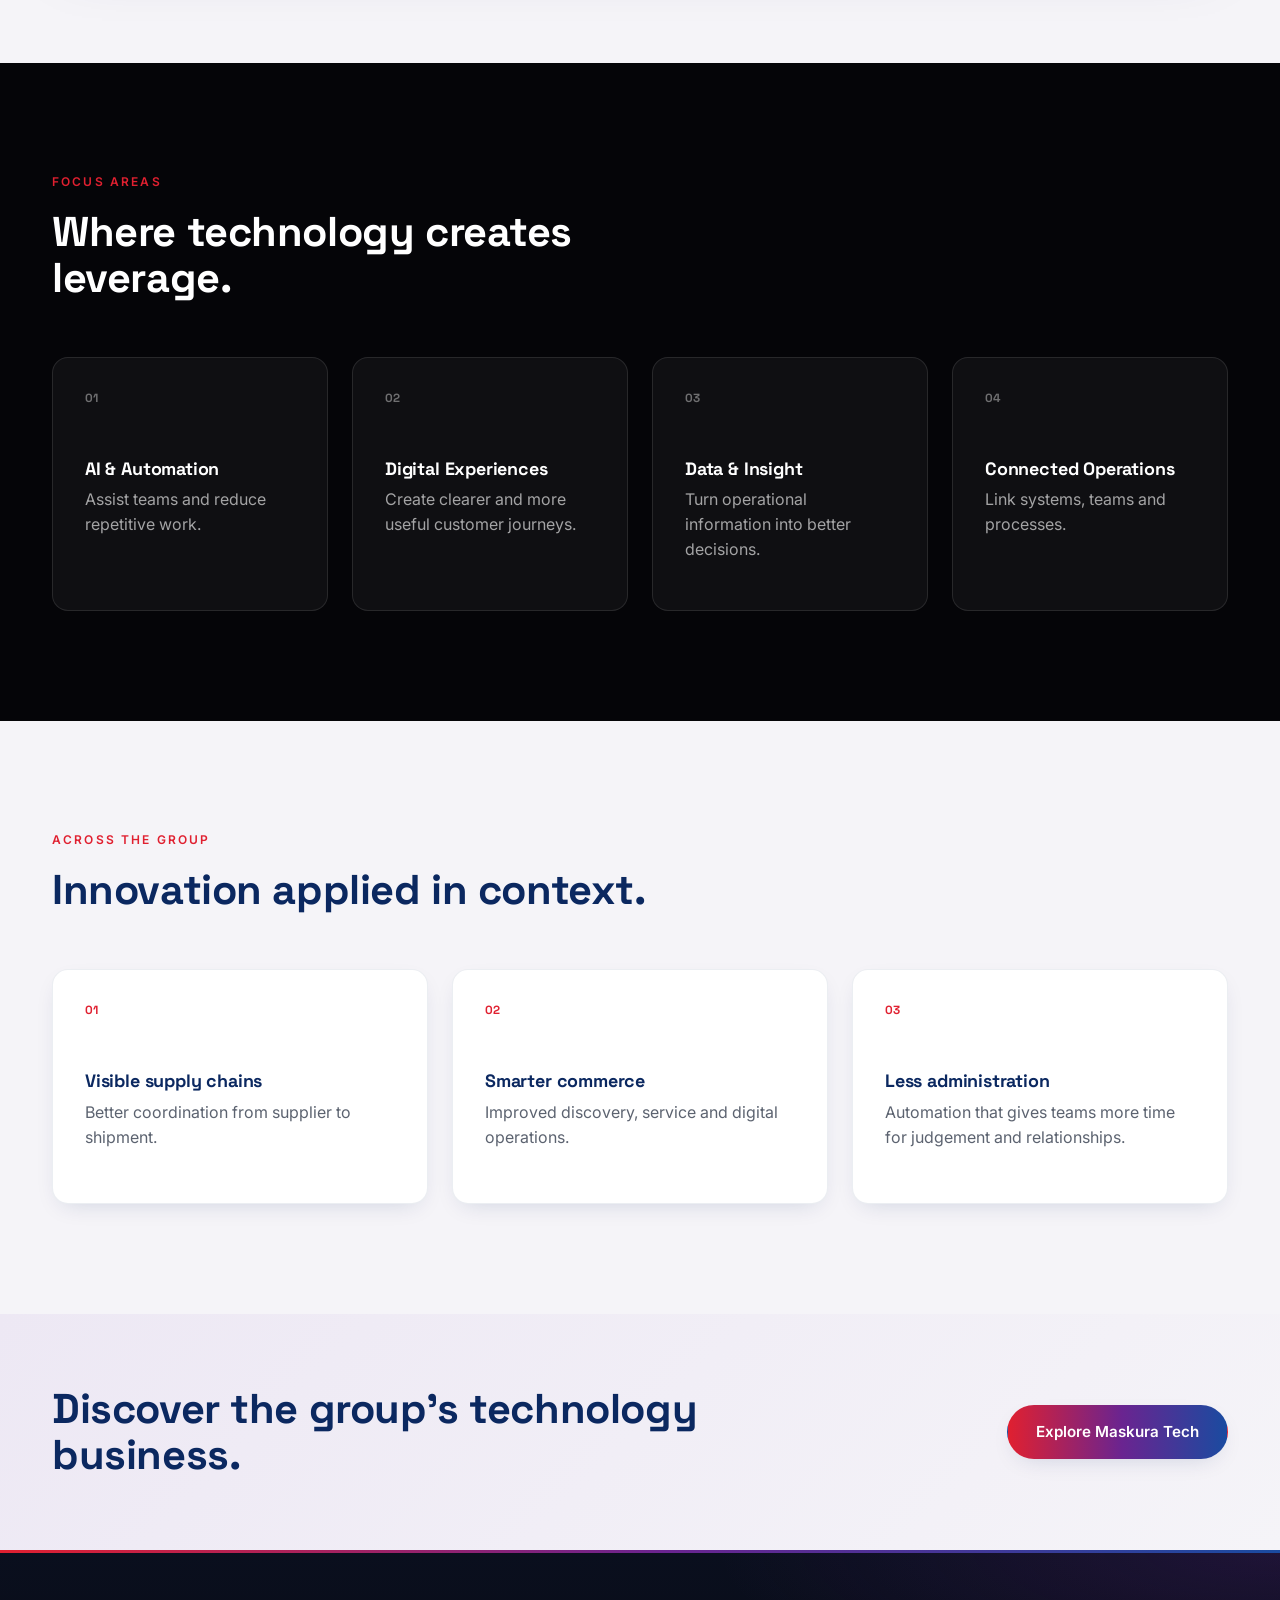
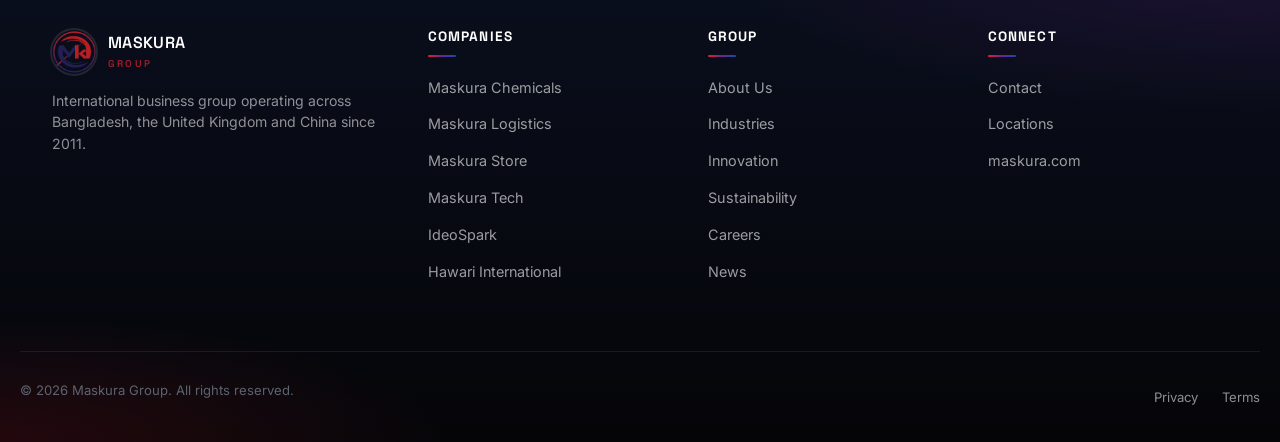
<file: innovation.html>
<!DOCTYPE html><html lang="en"><head><meta charset="UTF-8"><meta name="viewport" content="width=device-width,initial-scale=1.0"><title>Innovation | Maskura Group</title><meta name="description" content="Technology and innovation across Maskura Group."><link rel="preconnect" href="https://fonts.googleapis.com"><link rel="preconnect" href="https://fonts.gstatic.com" crossorigin><link href="https://fonts.googleapis.com/css2?family=Space+Grotesk:wght@400;500;600;700&family=Inter:wght@400;500;600;700&display=swap" rel="stylesheet"><link rel="icon" href="Logo.png" type="image/png"><link rel="stylesheet" href="style.css"></head><body><a class="skip-link" href="#main">Skip to content</a>
<header class="site-header" id="siteHeader"><div class="wrap header-inner">
<a href="index.html" class="brand" aria-label="Maskura Group home"><img src="Logo.png" alt="" class="brand-logo" width="44" height="44"><span class="brand-name">MASKURA<em>GROUP</em></span></a>
<nav class="main-nav" id="mainNav" aria-label="Primary"><ul><li><a href="about.html">About</a></li><li><a href="companies.html">Companies</a></li><li><a href="industries.html">Industries</a></li><li><a href="innovation.html">Innovation</a></li><li><a href="global-presence.html">Global Presence</a></li><li><a href="csr.html">Sustainability</a></li><li><a href="career.html">Careers</a></li><li><a href="news.html">News</a></li></ul></nav>
<div class="header-actions"><a href="contact.html" class="btn btn-primary btn-sm">Contact Us</a><button class="nav-toggle" id="navToggle" aria-expanded="false" aria-controls="mainNav" aria-label="Toggle navigation menu"><span></span><span></span><span></span></button></div>
</div></header><main id="main"><section class="page-hero"><div class="page-grid"></div><div class="wrap page-hero-inner"><nav class="breadcrumbs"><a href="index.html">Home</a><span>/</span><span>Innovation</span></nav><p class="eyebrow reveal">Innovation</p><h1 class="reveal">Technology is not a vertical. It is how the group operates.</h1><p class="page-hero-lede reveal">Maskura applies technology to reduce friction, improve decisions and create more connected experiences across every business.</p></div></section><section class="section"><div class="wrap"><div class="split"><div class="reveal"><p class="eyebrow">Our Principle</p><h2>Start with the business problem.</h2><p class="section-lede">We use technology when it can make a workflow faster, a decision clearer or a customer experience better.</p></div><div class="stack-grid"><article class="info-card reveal"><span>01</span><h3>Understand the friction</h3><p>Map the workflow and define the outcome that matters.</p></article><article class="info-card reveal"><span>02</span><h3>Design the right system</h3><p>Combine software, data and automation around the real process.</p></article><article class="info-card reveal"><span>03</span><h3>Measure and improve</h3><p>Track performance, learn from use and refine continuously.</p></article></div></div><div class="section-feature-img reveal"><img src="images/section-innovation.jpg" alt="Technology research and automated operations" loading="lazy" width="1200" height="380"></div></div></section><section class="section section-dark"><div class="wrap"><div class="section-head reveal"><p class="eyebrow">Focus Areas</p><h2>Where technology creates leverage.</h2></div><div class="info-grid four"><article class="info-card reveal"><span>01</span><h3>AI & Automation</h3><p>Assist teams and reduce repetitive work.</p></article><article class="info-card reveal"><span>02</span><h3>Digital Experiences</h3><p>Create clearer and more useful customer journeys.</p></article><article class="info-card reveal"><span>03</span><h3>Data & Insight</h3><p>Turn operational information into better decisions.</p></article><article class="info-card reveal"><span>04</span><h3>Connected Operations</h3><p>Link systems, teams and processes.</p></article></div></div></section><section class="section"><div class="wrap"><div class="section-head reveal"><p class="eyebrow">Across the Group</p><h2>Innovation applied in context.</h2></div><div class="info-grid"><article class="info-card reveal"><span>01</span><h3>Visible supply chains</h3><p>Better coordination from supplier to shipment.</p></article><article class="info-card reveal"><span>02</span><h3>Smarter commerce</h3><p>Improved discovery, service and digital operations.</p></article><article class="info-card reveal"><span>03</span><h3>Less administration</h3><p>Automation that gives teams more time for judgement and relationships.</p></article></div></div></section><section class="section cta-band"><div class="wrap cta-inner reveal"><h2>Discover the group’s technology business.</h2><a class="btn btn-primary" href="company-details.html?co=tech">Explore Maskura Tech</a></div></section></main><footer class="site-footer"><div class="wrap footer-grid">
<div class="footer-brand"><a href="index.html" class="brand footer-logo"><img src="Logo.png" alt="" class="brand-logo" width="44" height="44"><span class="brand-name">MASKURA<em>GROUP</em></span></a><p>International business group operating across Bangladesh, the United Kingdom and China since 2011.</p></div>
<div class="footer-col"><h4>Companies</h4><ul><li><a href="company-details.html?co=chemicals">Maskura Chemicals</a></li><li><a href="company-details.html?co=logistics">Maskura Logistics</a></li><li><a href="company-details.html?co=store">Maskura Store</a></li><li><a href="company-details.html?co=tech">Maskura Tech</a></li><li><a href="company-details.html?co=ideospark">IdeoSpark</a></li><li><a href="company-details.html?co=hawari">Hawari International</a></li></ul></div>
<div class="footer-col"><h4>Group</h4><ul><li><a href="about.html">About Us</a></li><li><a href="industries.html">Industries</a></li><li><a href="innovation.html">Innovation</a></li><li><a href="csr.html">Sustainability</a></li><li><a href="career.html">Careers</a></li><li><a href="news.html">News</a></li></ul></div>
<div class="footer-col"><h4>Connect</h4><ul><li><a href="contact.html">Contact</a></li><li><a href="global-presence.html">Locations</a></li><li><a href="https://maskura.com/">maskura.com</a></li></ul></div>
</div><div class="wrap footer-bottom"><p>© <span id="year"></span> Maskura Group. All rights reserved.</p><div class="footer-legal"><a href="privacy.html">Privacy</a><a href="terms.html">Terms</a></div></div></footer><script src="script.js"></script></body></html>
</file>
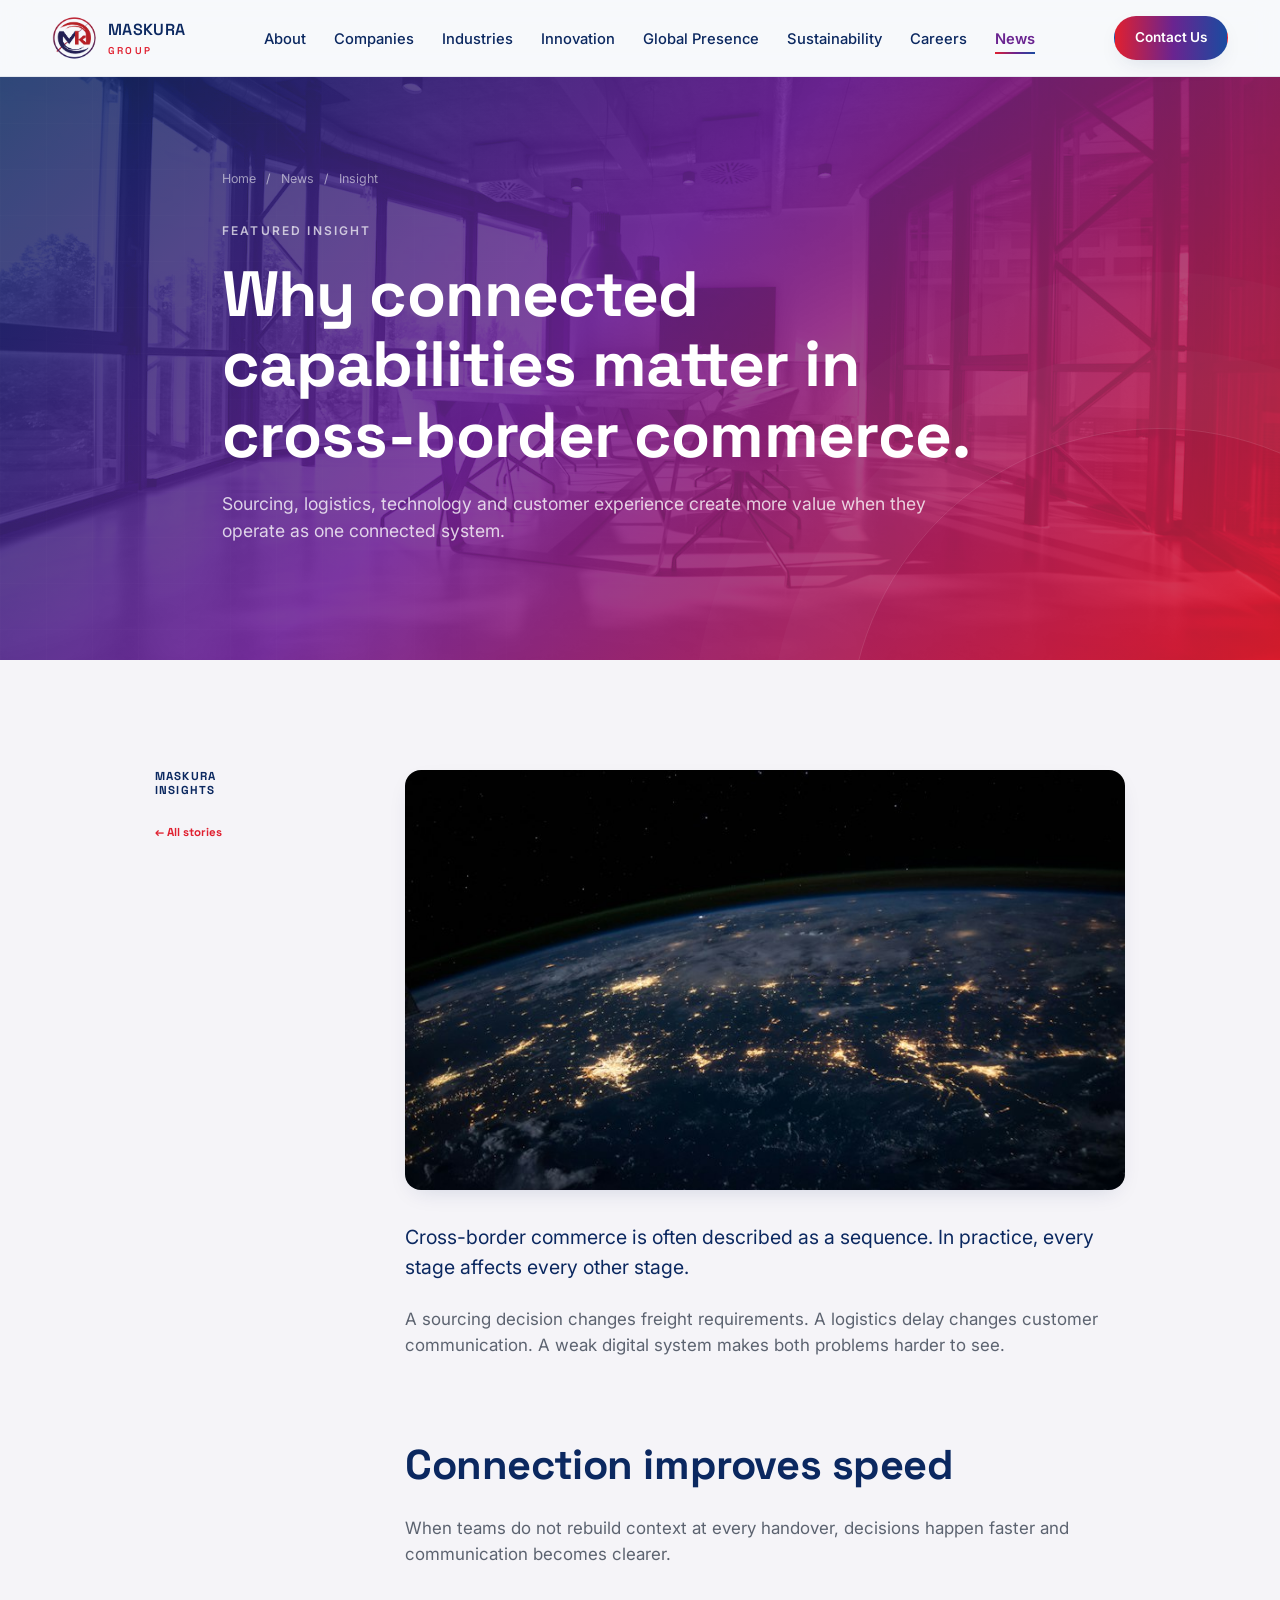
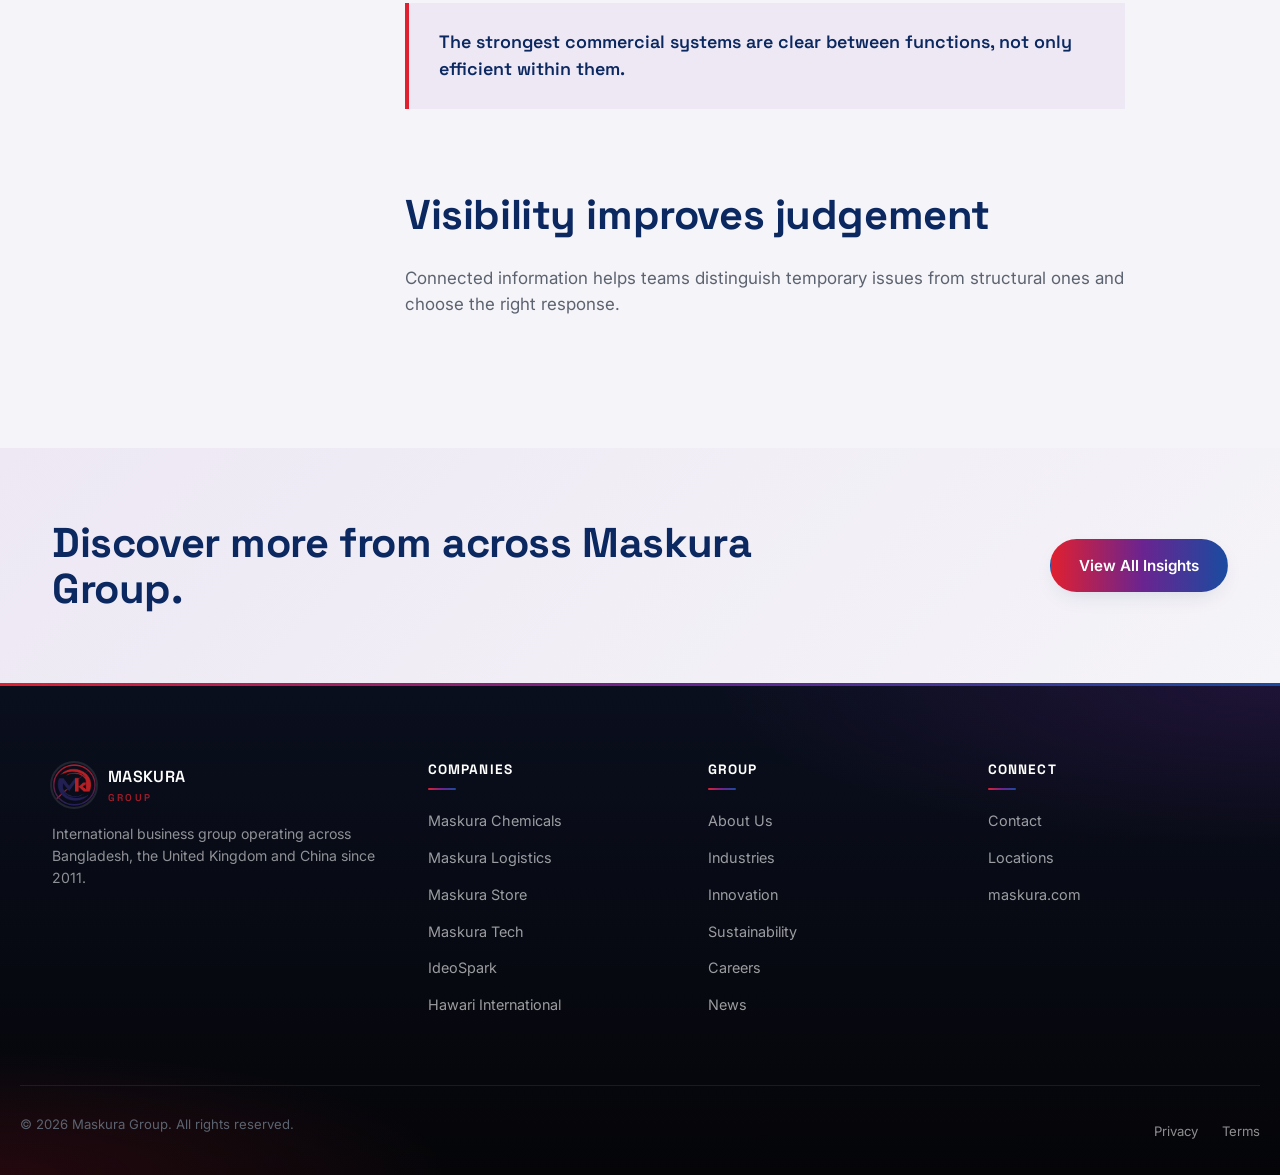
<file: news-detail.html>
<!DOCTYPE html><html lang="en"><head><meta charset="UTF-8"><meta name="viewport" content="width=device-width,initial-scale=1.0"><title>Insight | Maskura Group</title><meta name="description" content="Read a Maskura Group insight."><link rel="preconnect" href="https://fonts.googleapis.com"><link rel="preconnect" href="https://fonts.gstatic.com" crossorigin><link href="https://fonts.googleapis.com/css2?family=Space+Grotesk:wght@400;500;600;700&family=Inter:wght@400;500;600;700&display=swap" rel="stylesheet"><link rel="icon" href="Logo.png" type="image/png"><link rel="stylesheet" href="style.css"></head><body><a class="skip-link" href="#main">Skip to content</a>
<header class="site-header" id="siteHeader"><div class="wrap header-inner">
<a href="index.html" class="brand" aria-label="Maskura Group home"><img src="Logo.png" alt="" class="brand-logo" width="44" height="44"><span class="brand-name">MASKURA<em>GROUP</em></span></a>
<nav class="main-nav" id="mainNav" aria-label="Primary"><ul><li><a href="about.html">About</a></li><li><a href="companies.html">Companies</a></li><li><a href="industries.html">Industries</a></li><li><a href="innovation.html">Innovation</a></li><li><a href="global-presence.html">Global Presence</a></li><li><a href="csr.html">Sustainability</a></li><li><a href="career.html">Careers</a></li><li><a href="news.html">News</a></li></ul></nav>
<div class="header-actions"><a href="contact.html" class="btn btn-primary btn-sm">Contact Us</a><button class="nav-toggle" id="navToggle" aria-expanded="false" aria-controls="mainNav" aria-label="Toggle navigation menu"><span></span><span></span><span></span></button></div>
</div></header><main id="main"><section class="page-hero article-hero"><div class="page-grid"></div><div class="wrap page-hero-inner"><nav class="breadcrumbs"><a href="index.html">Home</a><span>/</span><a href="news.html">News</a><span>/</span><span>Insight</span></nav><p class="eyebrow reveal" id="storyCategory">Insight</p><h1 class="reveal" id="storyTitle">Maskura Insight</h1><p class="page-hero-lede reveal" id="storyDeck"></p></div></section><section class="section"><div class="wrap article-layout"><aside class="article-aside reveal"><strong>MASKURA<br>INSIGHTS</strong><a href="news.html">← All stories</a></aside><article class="article-body reveal"><div class="article-lead-image"><img id="storyImage" src="" alt="" class="rounded-img" style="display:none;" loading="lazy"></div><div id="storyBody"></div></article></div></section><section class="section cta-band"><div class="wrap cta-inner reveal"><h2>Discover more from across Maskura Group.</h2><a class="btn btn-primary" href="news.html">View All Insights</a></div></section></main><footer class="site-footer"><div class="wrap footer-grid">
<div class="footer-brand"><a href="index.html" class="brand footer-logo"><img src="Logo.png" alt="" class="brand-logo" width="44" height="44"><span class="brand-name">MASKURA<em>GROUP</em></span></a><p>International business group operating across Bangladesh, the United Kingdom and China since 2011.</p></div>
<div class="footer-col"><h4>Companies</h4><ul><li><a href="company-details.html?co=chemicals">Maskura Chemicals</a></li><li><a href="company-details.html?co=logistics">Maskura Logistics</a></li><li><a href="company-details.html?co=store">Maskura Store</a></li><li><a href="company-details.html?co=tech">Maskura Tech</a></li><li><a href="company-details.html?co=ideospark">IdeoSpark</a></li><li><a href="company-details.html?co=hawari">Hawari International</a></li></ul></div>
<div class="footer-col"><h4>Group</h4><ul><li><a href="about.html">About Us</a></li><li><a href="industries.html">Industries</a></li><li><a href="innovation.html">Innovation</a></li><li><a href="csr.html">Sustainability</a></li><li><a href="career.html">Careers</a></li><li><a href="news.html">News</a></li></ul></div>
<div class="footer-col"><h4>Connect</h4><ul><li><a href="contact.html">Contact</a></li><li><a href="global-presence.html">Locations</a></li><li><a href="https://maskura.com/">maskura.com</a></li></ul></div>
</div><div class="wrap footer-bottom"><p>© <span id="year"></span> Maskura Group. All rights reserved.</p><div class="footer-legal"><a href="privacy.html">Privacy</a><a href="terms.html">Terms</a></div></div></footer><script src="script.js"></script></body></html>
</file>
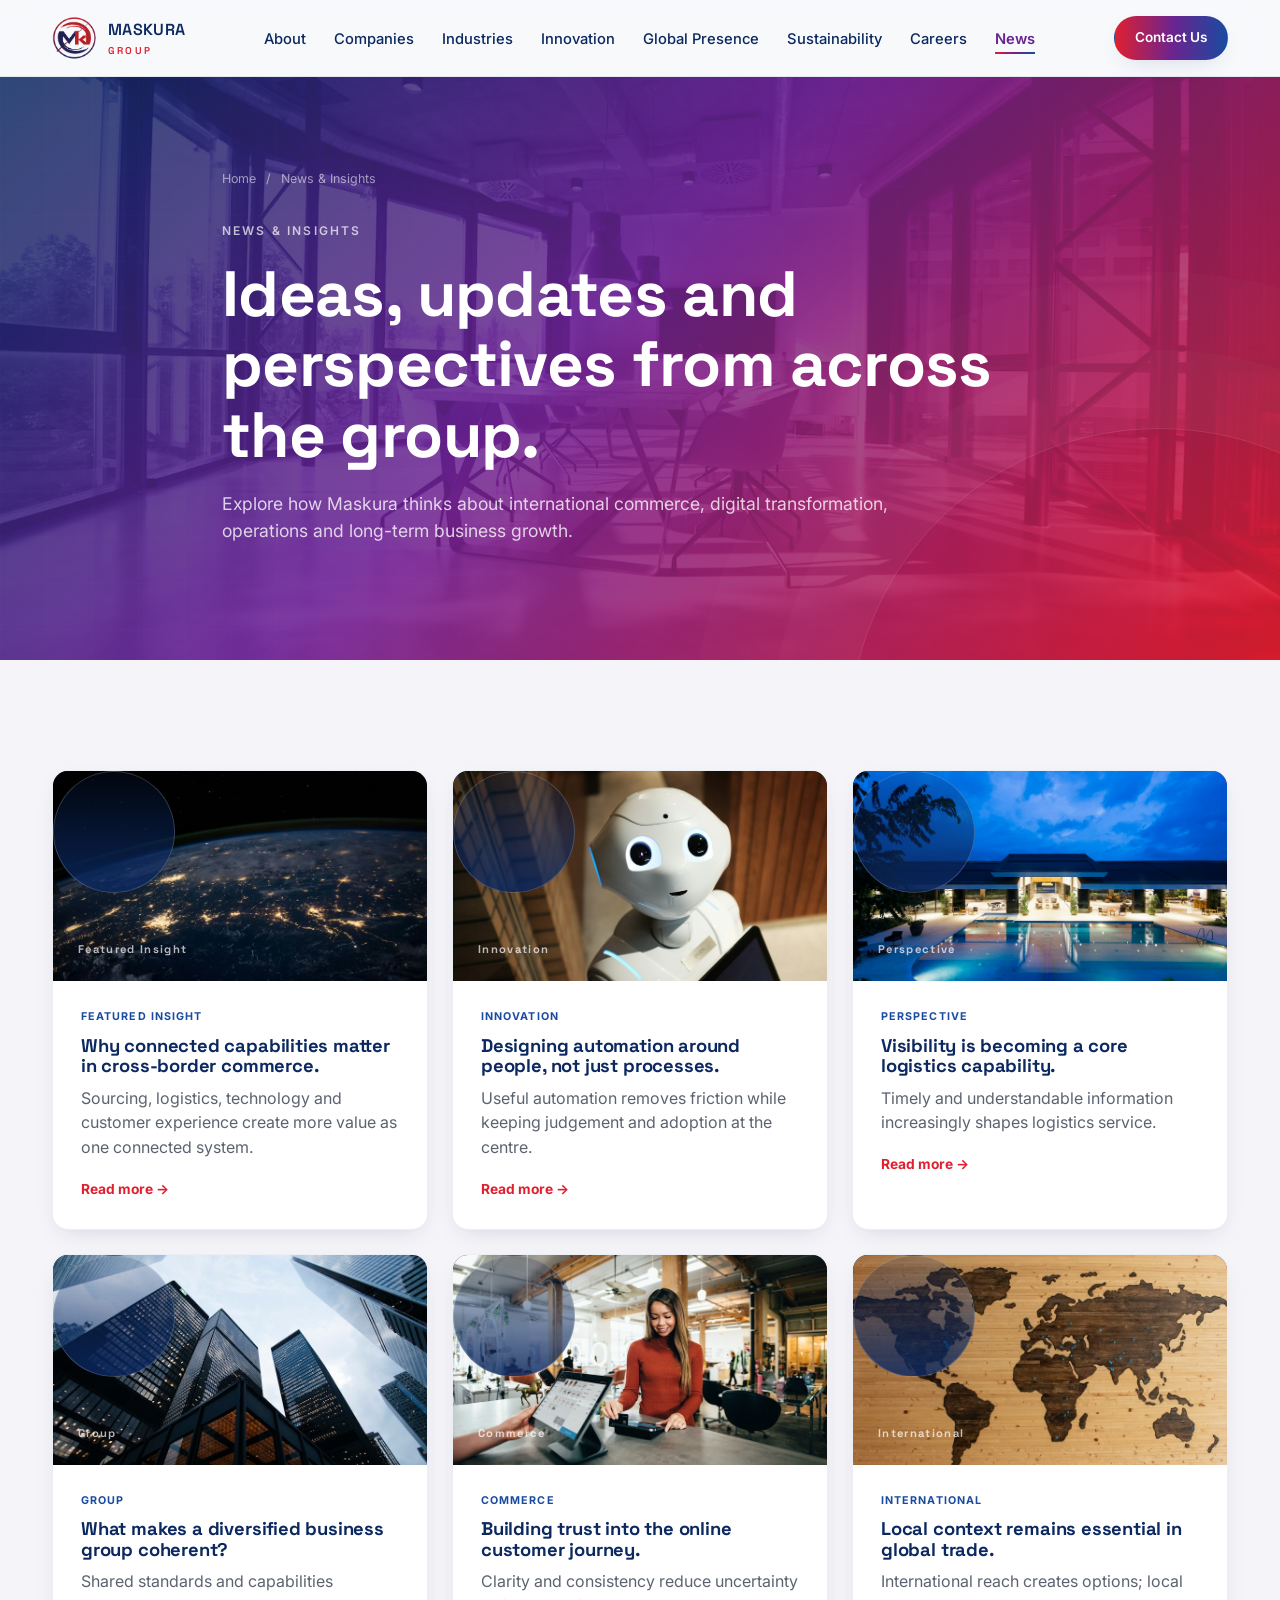
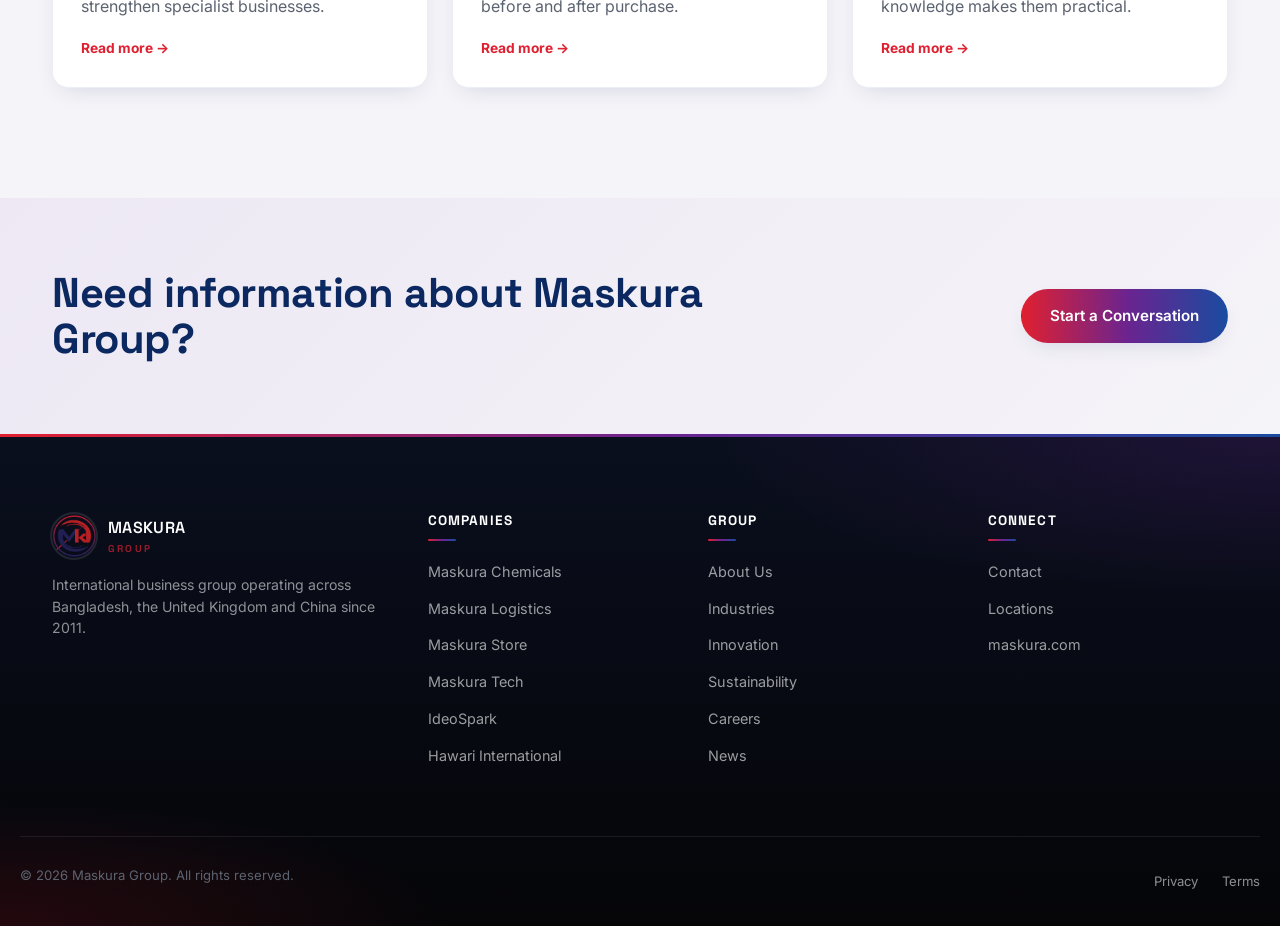
<file: news.html>
<!DOCTYPE html><html lang="en"><head><meta charset="UTF-8"><meta name="viewport" content="width=device-width,initial-scale=1.0"><title>News & Insights | Maskura Group</title><meta name="description" content="Insights from Maskura Group."><link rel="preconnect" href="https://fonts.googleapis.com"><link rel="preconnect" href="https://fonts.gstatic.com" crossorigin><link href="https://fonts.googleapis.com/css2?family=Space+Grotesk:wght@400;500;600;700&family=Inter:wght@400;500;600;700&display=swap" rel="stylesheet"><link rel="icon" href="Logo.png" type="image/png"><link rel="stylesheet" href="style.css"></head><body><a class="skip-link" href="#main">Skip to content</a>
<header class="site-header" id="siteHeader"><div class="wrap header-inner">
<a href="index.html" class="brand" aria-label="Maskura Group home"><img src="Logo.png" alt="" class="brand-logo" width="44" height="44"><span class="brand-name">MASKURA<em>GROUP</em></span></a>
<nav class="main-nav" id="mainNav" aria-label="Primary"><ul><li><a href="about.html">About</a></li><li><a href="companies.html">Companies</a></li><li><a href="industries.html">Industries</a></li><li><a href="innovation.html">Innovation</a></li><li><a href="global-presence.html">Global Presence</a></li><li><a href="csr.html">Sustainability</a></li><li><a href="career.html">Careers</a></li><li><a href="news.html">News</a></li></ul></nav>
<div class="header-actions"><a href="contact.html" class="btn btn-primary btn-sm">Contact Us</a><button class="nav-toggle" id="navToggle" aria-expanded="false" aria-controls="mainNav" aria-label="Toggle navigation menu"><span></span><span></span><span></span></button></div>
</div></header><main id="main"><section class="page-hero"><div class="page-grid"></div><div class="wrap page-hero-inner"><nav class="breadcrumbs"><a href="index.html">Home</a><span>/</span><span>News & Insights</span></nav><p class="eyebrow reveal">News & Insights</p><h1 class="reveal">Ideas, updates and perspectives from across the group.</h1><p class="page-hero-lede reveal">Explore how Maskura thinks about international commerce, digital transformation, operations and long-term business growth.</p></div></section><section class="section"><div class="wrap"><div class="news-grid"><article class="news-card reveal"><div class="story-art"><img src="images/news-connected.jpg" alt="Connected commerce" class="story-art-img" loading="lazy"><span>Featured Insight</span></div><div><span class="news-type">Featured Insight</span><h3>Why connected capabilities matter in cross-border commerce.</h3><p>Sourcing, logistics, technology and customer experience create more value as one connected system.</p><a href="news-detail.html?story=connected-commerce">Read more →</a></div></article><article class="news-card reveal"><div class="story-art"><img src="images/news-automation.jpg" alt="Human automation" class="story-art-img" loading="lazy"><span>Innovation</span></div><div><span class="news-type">Innovation</span><h3>Designing automation around people, not just processes.</h3><p>Useful automation removes friction while keeping judgement and adoption at the centre.</p><a href="news-detail.html?story=human-automation">Read more →</a></div></article><article class="news-card reveal"><div class="story-art"><img src="images/news-logistics.jpg" alt="Logistics visibility" class="story-art-img" loading="lazy"><span>Perspective</span></div><div><span class="news-type">Perspective</span><h3>Visibility is becoming a core logistics capability.</h3><p>Timely and understandable information increasingly shapes logistics service.</p><a href="news-detail.html?story=logistics-visibility">Read more →</a></div></article><article class="news-card reveal"><div class="story-art"><img src="images/news-group.jpg" alt="Diversified business group" class="story-art-img" loading="lazy"><span>Group</span></div><div><span class="news-type">Group</span><h3>What makes a diversified business group coherent?</h3><p>Shared standards and capabilities strengthen specialist businesses.</p><a href="news-detail.html?story=coherent-group">Read more →</a></div></article><article class="news-card reveal"><div class="story-art"><img src="images/news-ecommerce.jpg" alt="E-commerce trust" class="story-art-img" loading="lazy"><span>Commerce</span></div><div><span class="news-type">Commerce</span><h3>Building trust into the online customer journey.</h3><p>Clarity and consistency reduce uncertainty before and after purchase.</p><a href="news-detail.html?story=ecommerce-trust">Read more →</a></div></article><article class="news-card reveal"><div class="story-art"><img src="images/news-local.jpg" alt="Global trade and local context" class="story-art-img" loading="lazy"><span>International</span></div><div><span class="news-type">International</span><h3>Local context remains essential in global trade.</h3><p>International reach creates options; local knowledge makes them practical.</p><a href="news-detail.html?story=local-context">Read more →</a></div></article></div></div></section><section class="section cta-band"><div class="wrap cta-inner reveal"><h2>Need information about Maskura Group?</h2><a class="btn btn-primary" href="contact.html">Start a Conversation</a></div></section></main><footer class="site-footer"><div class="wrap footer-grid">
<div class="footer-brand"><a href="index.html" class="brand footer-logo"><img src="Logo.png" alt="" class="brand-logo" width="44" height="44"><span class="brand-name">MASKURA<em>GROUP</em></span></a><p>International business group operating across Bangladesh, the United Kingdom and China since 2011.</p></div>
<div class="footer-col"><h4>Companies</h4><ul><li><a href="company-details.html?co=chemicals">Maskura Chemicals</a></li><li><a href="company-details.html?co=logistics">Maskura Logistics</a></li><li><a href="company-details.html?co=store">Maskura Store</a></li><li><a href="company-details.html?co=tech">Maskura Tech</a></li><li><a href="company-details.html?co=ideospark">IdeoSpark</a></li><li><a href="company-details.html?co=hawari">Hawari International</a></li></ul></div>
<div class="footer-col"><h4>Group</h4><ul><li><a href="about.html">About Us</a></li><li><a href="industries.html">Industries</a></li><li><a href="innovation.html">Innovation</a></li><li><a href="csr.html">Sustainability</a></li><li><a href="career.html">Careers</a></li><li><a href="news.html">News</a></li></ul></div>
<div class="footer-col"><h4>Connect</h4><ul><li><a href="contact.html">Contact</a></li><li><a href="global-presence.html">Locations</a></li><li><a href="https://maskura.com/">maskura.com</a></li></ul></div>
</div><div class="wrap footer-bottom"><p>© <span id="year"></span> Maskura Group. All rights reserved.</p><div class="footer-legal"><a href="privacy.html">Privacy</a><a href="terms.html">Terms</a></div></div></footer><script src="script.js"></script></body></html>
</file>
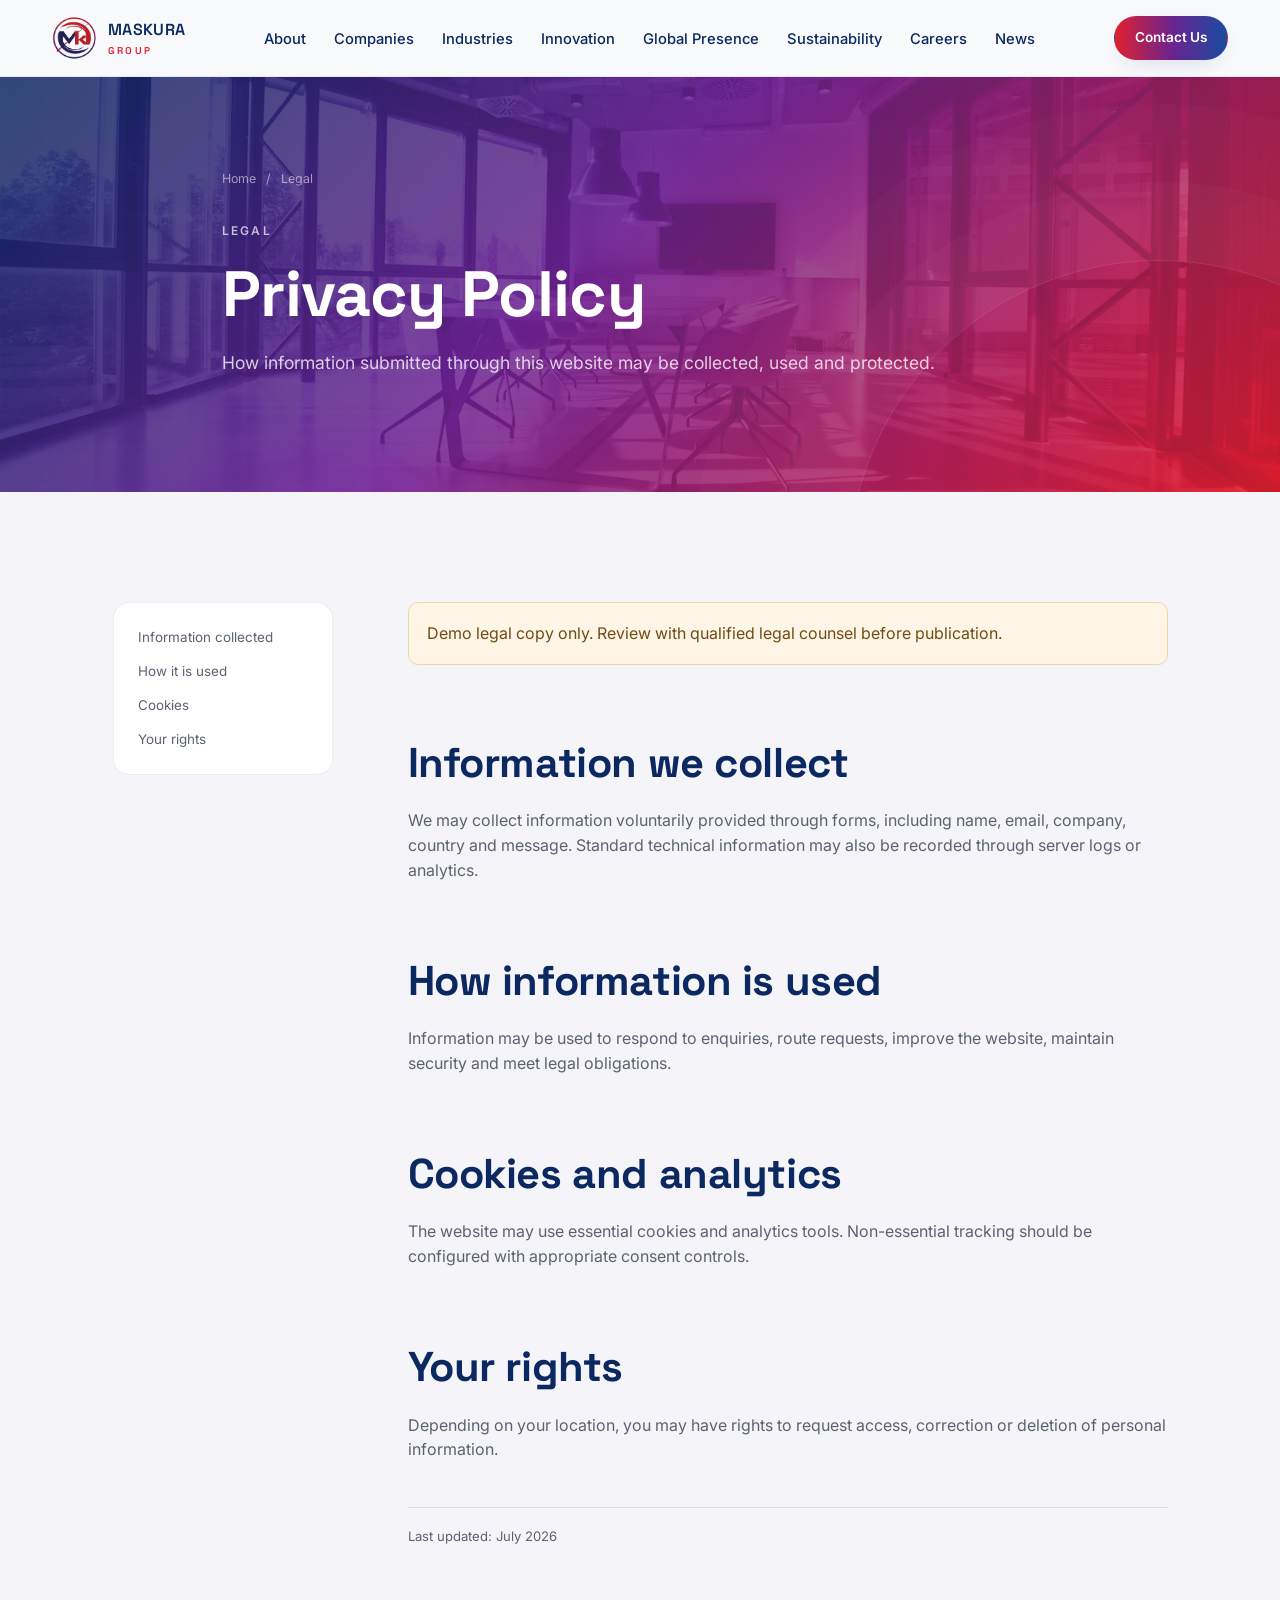
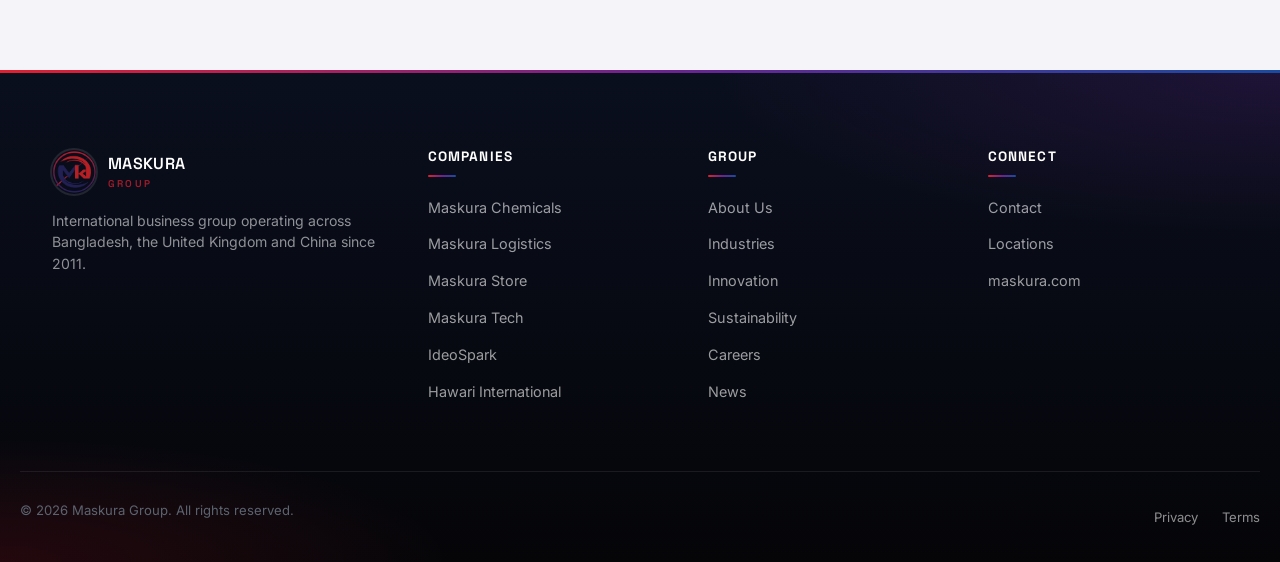
<file: privacy.html>
<!DOCTYPE html><html lang="en"><head><meta charset="UTF-8"><meta name="viewport" content="width=device-width,initial-scale=1.0"><title>Privacy Policy | Maskura Group</title><meta name="description" content="Maskura Group privacy policy."><link rel="preconnect" href="https://fonts.googleapis.com"><link rel="preconnect" href="https://fonts.gstatic.com" crossorigin><link href="https://fonts.googleapis.com/css2?family=Space+Grotesk:wght@400;500;600;700&family=Inter:wght@400;500;600;700&display=swap" rel="stylesheet"><link rel="icon" href="Logo.png" type="image/png"><link rel="stylesheet" href="style.css"></head><body><a class="skip-link" href="#main">Skip to content</a>
<header class="site-header" id="siteHeader"><div class="wrap header-inner">
<a href="index.html" class="brand" aria-label="Maskura Group home"><img src="Logo.png" alt="" class="brand-logo" width="44" height="44"><span class="brand-name">MASKURA<em>GROUP</em></span></a>
<nav class="main-nav" id="mainNav" aria-label="Primary"><ul><li><a href="about.html">About</a></li><li><a href="companies.html">Companies</a></li><li><a href="industries.html">Industries</a></li><li><a href="innovation.html">Innovation</a></li><li><a href="global-presence.html">Global Presence</a></li><li><a href="csr.html">Sustainability</a></li><li><a href="career.html">Careers</a></li><li><a href="news.html">News</a></li></ul></nav>
<div class="header-actions"><a href="contact.html" class="btn btn-primary btn-sm">Contact Us</a><button class="nav-toggle" id="navToggle" aria-expanded="false" aria-controls="mainNav" aria-label="Toggle navigation menu"><span></span><span></span><span></span></button></div>
</div></header><main id="main"><section class="page-hero"><div class="page-grid"></div><div class="wrap page-hero-inner"><nav class="breadcrumbs"><a href="index.html">Home</a><span>/</span><span>Legal</span></nav><p class="eyebrow reveal">Legal</p><h1 class="reveal">Privacy Policy</h1><p class="page-hero-lede reveal">How information submitted through this website may be collected, used and protected.</p></div></section><section class="section"><div class="wrap legal-layout"><aside class="legal-nav reveal"><a href="#collect">Information collected</a><a href="#use">How it is used</a><a href="#cookies">Cookies</a><a href="#rights">Your rights</a></aside><article class="legal-content reveal"><p class="legal-note">Demo legal copy only. Review with qualified legal counsel before publication.</p><h2 id="collect">Information we collect</h2><p>We may collect information voluntarily provided through forms, including name, email, company, country and message. Standard technical information may also be recorded through server logs or analytics.</p><h2 id="use">How information is used</h2><p>Information may be used to respond to enquiries, route requests, improve the website, maintain security and meet legal obligations.</p><h2 id="cookies">Cookies and analytics</h2><p>The website may use essential cookies and analytics tools. Non-essential tracking should be configured with appropriate consent controls.</p><h2 id="rights">Your rights</h2><p>Depending on your location, you may have rights to request access, correction or deletion of personal information.</p><p class="updated">Last updated: July 2026</p></article></div></section></main><footer class="site-footer"><div class="wrap footer-grid">
<div class="footer-brand"><a href="index.html" class="brand footer-logo"><img src="Logo.png" alt="" class="brand-logo" width="44" height="44"><span class="brand-name">MASKURA<em>GROUP</em></span></a><p>International business group operating across Bangladesh, the United Kingdom and China since 2011.</p></div>
<div class="footer-col"><h4>Companies</h4><ul><li><a href="company-details.html?co=chemicals">Maskura Chemicals</a></li><li><a href="company-details.html?co=logistics">Maskura Logistics</a></li><li><a href="company-details.html?co=store">Maskura Store</a></li><li><a href="company-details.html?co=tech">Maskura Tech</a></li><li><a href="company-details.html?co=ideospark">IdeoSpark</a></li><li><a href="company-details.html?co=hawari">Hawari International</a></li></ul></div>
<div class="footer-col"><h4>Group</h4><ul><li><a href="about.html">About Us</a></li><li><a href="industries.html">Industries</a></li><li><a href="innovation.html">Innovation</a></li><li><a href="csr.html">Sustainability</a></li><li><a href="career.html">Careers</a></li><li><a href="news.html">News</a></li></ul></div>
<div class="footer-col"><h4>Connect</h4><ul><li><a href="contact.html">Contact</a></li><li><a href="global-presence.html">Locations</a></li><li><a href="https://maskura.com/">maskura.com</a></li></ul></div>
</div><div class="wrap footer-bottom"><p>© <span id="year"></span> Maskura Group. All rights reserved.</p><div class="footer-legal"><a href="privacy.html">Privacy</a><a href="terms.html">Terms</a></div></div></footer><script src="script.js"></script></body></html>
</file>
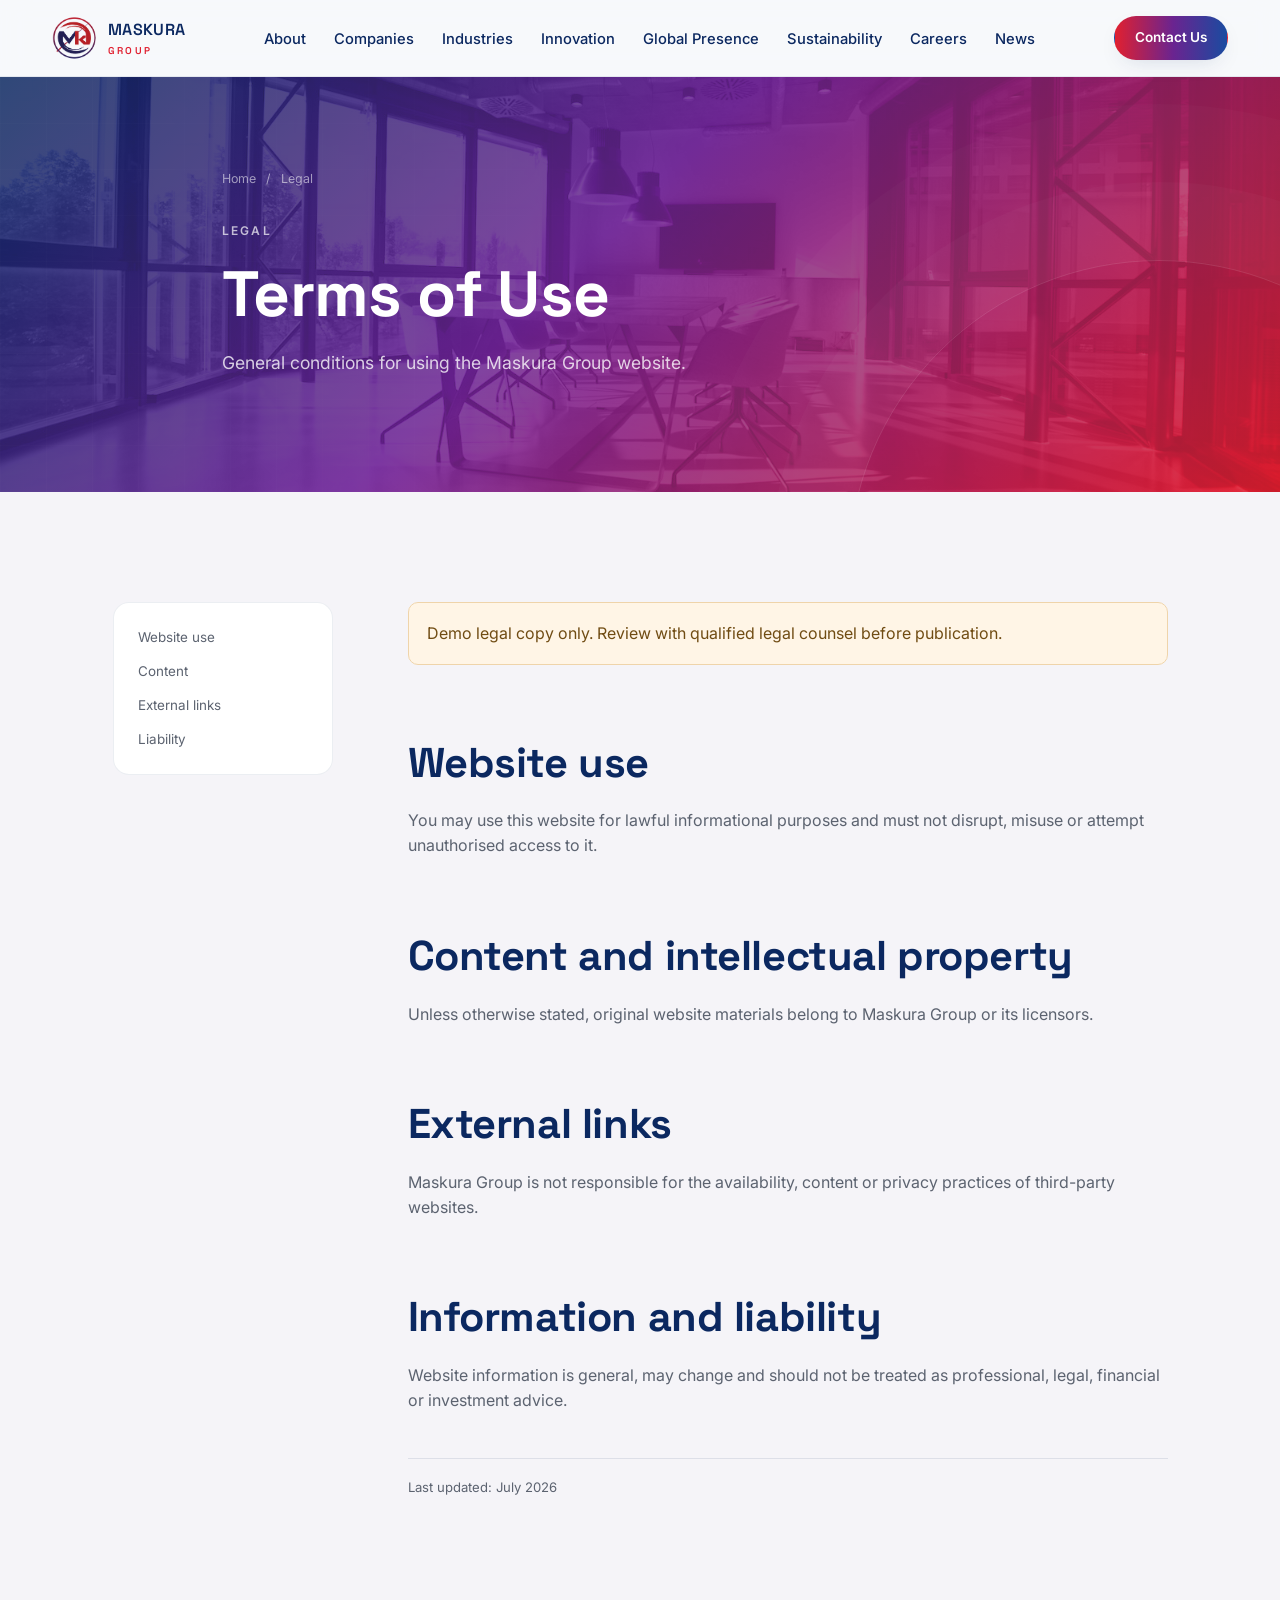
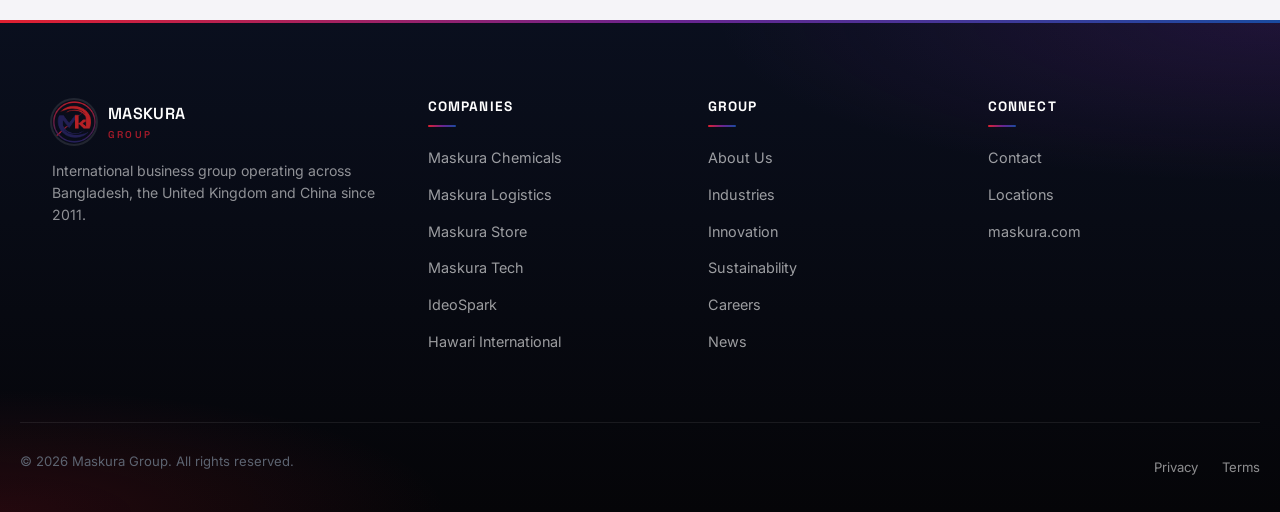
<file: terms.html>
<!DOCTYPE html><html lang="en"><head><meta charset="UTF-8"><meta name="viewport" content="width=device-width,initial-scale=1.0"><title>Terms of Use | Maskura Group</title><meta name="description" content="Maskura Group terms of use."><link rel="preconnect" href="https://fonts.googleapis.com"><link rel="preconnect" href="https://fonts.gstatic.com" crossorigin><link href="https://fonts.googleapis.com/css2?family=Space+Grotesk:wght@400;500;600;700&family=Inter:wght@400;500;600;700&display=swap" rel="stylesheet"><link rel="icon" href="Logo.png" type="image/png"><link rel="stylesheet" href="style.css"></head><body><a class="skip-link" href="#main">Skip to content</a>
<header class="site-header" id="siteHeader"><div class="wrap header-inner">
<a href="index.html" class="brand" aria-label="Maskura Group home"><img src="Logo.png" alt="" class="brand-logo" width="44" height="44"><span class="brand-name">MASKURA<em>GROUP</em></span></a>
<nav class="main-nav" id="mainNav" aria-label="Primary"><ul><li><a href="about.html">About</a></li><li><a href="companies.html">Companies</a></li><li><a href="industries.html">Industries</a></li><li><a href="innovation.html">Innovation</a></li><li><a href="global-presence.html">Global Presence</a></li><li><a href="csr.html">Sustainability</a></li><li><a href="career.html">Careers</a></li><li><a href="news.html">News</a></li></ul></nav>
<div class="header-actions"><a href="contact.html" class="btn btn-primary btn-sm">Contact Us</a><button class="nav-toggle" id="navToggle" aria-expanded="false" aria-controls="mainNav" aria-label="Toggle navigation menu"><span></span><span></span><span></span></button></div>
</div></header><main id="main"><section class="page-hero"><div class="page-grid"></div><div class="wrap page-hero-inner"><nav class="breadcrumbs"><a href="index.html">Home</a><span>/</span><span>Legal</span></nav><p class="eyebrow reveal">Legal</p><h1 class="reveal">Terms of Use</h1><p class="page-hero-lede reveal">General conditions for using the Maskura Group website.</p></div></section><section class="section"><div class="wrap legal-layout"><aside class="legal-nav reveal"><a href="#use">Website use</a><a href="#content">Content</a><a href="#links">External links</a><a href="#liability">Liability</a></aside><article class="legal-content reveal"><p class="legal-note">Demo legal copy only. Review with qualified legal counsel before publication.</p><h2 id="use">Website use</h2><p>You may use this website for lawful informational purposes and must not disrupt, misuse or attempt unauthorised access to it.</p><h2 id="content">Content and intellectual property</h2><p>Unless otherwise stated, original website materials belong to Maskura Group or its licensors.</p><h2 id="links">External links</h2><p>Maskura Group is not responsible for the availability, content or privacy practices of third-party websites.</p><h2 id="liability">Information and liability</h2><p>Website information is general, may change and should not be treated as professional, legal, financial or investment advice.</p><p class="updated">Last updated: July 2026</p></article></div></section></main><footer class="site-footer"><div class="wrap footer-grid">
<div class="footer-brand"><a href="index.html" class="brand footer-logo"><img src="Logo.png" alt="" class="brand-logo" width="44" height="44"><span class="brand-name">MASKURA<em>GROUP</em></span></a><p>International business group operating across Bangladesh, the United Kingdom and China since 2011.</p></div>
<div class="footer-col"><h4>Companies</h4><ul><li><a href="company-details.html?co=chemicals">Maskura Chemicals</a></li><li><a href="company-details.html?co=logistics">Maskura Logistics</a></li><li><a href="company-details.html?co=store">Maskura Store</a></li><li><a href="company-details.html?co=tech">Maskura Tech</a></li><li><a href="company-details.html?co=ideospark">IdeoSpark</a></li><li><a href="company-details.html?co=hawari">Hawari International</a></li></ul></div>
<div class="footer-col"><h4>Group</h4><ul><li><a href="about.html">About Us</a></li><li><a href="industries.html">Industries</a></li><li><a href="innovation.html">Innovation</a></li><li><a href="csr.html">Sustainability</a></li><li><a href="career.html">Careers</a></li><li><a href="news.html">News</a></li></ul></div>
<div class="footer-col"><h4>Connect</h4><ul><li><a href="contact.html">Contact</a></li><li><a href="global-presence.html">Locations</a></li><li><a href="https://maskura.com/">maskura.com</a></li></ul></div>
</div><div class="wrap footer-bottom"><p>© <span id="year"></span> Maskura Group. All rights reserved.</p><div class="footer-legal"><a href="privacy.html">Privacy</a><a href="terms.html">Terms</a></div></div></footer><script src="script.js"></script></body></html>
</file>
<file: style.css>
/* ===========================================================
   MASKURA GROUP — DESIGN SYSTEM
   Palette derived from Logo.png:
   Midnight Blue #0B2860 / Purple #6A2490 / Crimson #E02030
   Type: Space Grotesk (display) + Inter (body)
   =========================================================== */

:root {
  --navy: #0b2860;
  --royal: #1a4ba0;
  --purple: #6a2490;
  --crimson: #e02030;
  --bg-light: #f5f4f8;
  --bg-tint: #ede8f4;
  --bg-tint-alt: #e8ecf8;
  --bg-dark: #050508;
  --text: #0a0a12;
  --grey: #5c6370;
  --success: #16a34a;
  --white: #ffffff;

  --navy-rgb: 11, 40, 96;
  --purple-rgb: 106, 36, 144;
  --crimson-rgb: 224, 32, 48;

  --font-display: "Space Grotesk", sans-serif;
  --font-body: "Inter", sans-serif;

  --radius-sm: 10px;
  --radius-md: 16px;
  --radius-lg: 28px;

  --shadow-soft: 0 20px 60px -20px rgba(var(--navy-rgb), 0.25);
  --shadow-tight: 0 8px 24px -10px rgba(var(--navy-rgb), 0.18);

  --gradient-brand: linear-gradient(
    135deg,
    var(--navy) 0%,
    var(--purple) 45%,
    var(--crimson) 100%
  );
  --gradient-accent: linear-gradient(
    90deg,
    var(--crimson) 0%,
    var(--purple) 52%,
    var(--royal) 100%
  );
  --gradient-ring: linear-gradient(
    160deg,
    var(--crimson) 0%,
    var(--purple) 48%,
    var(--navy) 100%
  );

  --max-w: 1240px;
  --transition: 0.35s cubic-bezier(0.2, 0.8, 0.2, 1);
}

* {
  box-sizing: border-box;
}
html {
  scroll-behavior: smooth;
}

@media (prefers-reduced-motion: reduce) {
  html {
    scroll-behavior: auto;
  }
  * {
    animation-duration: 0.01ms !important;
    animation-iteration-count: 1 !important;
    transition-duration: 0.01ms !important;
  }
}

body {
  margin: 0;
  font-family: var(--font-body);
  color: var(--text);
  background: var(--bg-light);
  -webkit-font-smoothing: antialiased;
  line-height: 1.55;
}

h1,
h2,
h3,
h4 {
  font-family: var(--font-display);
  color: var(--navy);
  margin: 0 0 0.5em;
  line-height: 1.1;
  letter-spacing: -0.01em;
}

p {
  margin: 0 0 1em;
  color: var(--grey);
}
a {
  color: inherit;
  text-decoration: none;
}
img {
  max-width: 100%;
  display: block;
}
ul {
  list-style: none;
  margin: 0;
  padding: 0;
}

.wrap {
  max-width: var(--max-w);
  margin: 0 auto;
  padding: 0 32px;
}

.skip-link {
  position: absolute;
  left: -999px;
  top: 0;
  background: var(--navy);
  color: var(--white);
  padding: 12px 20px;
  z-index: 999;
  border-radius: 0 0 8px 0;
}
.skip-link:focus {
  left: 0;
}

a:focus-visible,
button:focus-visible,
input:focus-visible,
textarea:focus-visible,
select:focus-visible {
  outline: 3px solid var(--royal);
  outline-offset: 2px;
}

/* ============ BUTTONS ============ */
.btn {
  display: inline-flex;
  align-items: center;
  gap: 8px;
  padding: 14px 28px;
  border-radius: 999px;
  font-weight: 600;
  font-size: 0.95rem;
  border: 1.5px solid transparent;
  cursor: pointer;
  transition:
    transform var(--transition),
    box-shadow var(--transition),
    background var(--transition);
}
.btn-primary {
  background: var(--gradient-accent);
  color: var(--white);
  box-shadow: var(--shadow-tight);
}
.btn-primary:hover {
  transform: translateY(-2px);
  box-shadow: var(--shadow-soft);
}
.btn-ghost {
  background: transparent;
  color: var(--navy);
  border-color: rgba(var(--navy-rgb), 0.25);
}
.btn-ghost:hover {
  background: rgba(var(--navy-rgb), 0.06);
}
.btn-sm {
  padding: 10px 20px;
  font-size: 0.85rem;
}

/* ============ HEADER ============ */
.site-header {
  position: sticky;
  top: 0;
  z-index: 100;
  background: rgba(247, 249, 252, 0.85);
  backdrop-filter: blur(14px) saturate(140%);
  border-bottom: 1px solid rgba(var(--navy-rgb), 0.08);
  transition: box-shadow var(--transition);
}
.site-header.scrolled {
  box-shadow: var(--shadow-tight);
}

.header-inner {
  display: flex;
  align-items: center;
  justify-content: space-between;
  height: 76px;
}

.brand {
  display: flex;
  align-items: center;
  gap: 12px;
}
.brand-logo {
  width: 44px;
  height: 44px;
  object-fit: contain;
  border-radius: 50%;
  flex-shrink: 0;
}
.brand-name {
  font-family: var(--font-display);
  font-weight: 600;
  letter-spacing: 0.02em;
  color: var(--navy);
  font-size: 1rem;
}
.brand-name em {
  display: block;
  font-style: normal;
  font-size: 0.62rem;
  letter-spacing: 0.22em;
  color: var(--crimson);
}

.main-nav ul {
  display: flex;
  gap: 28px;
}
.main-nav a {
  font-size: 0.92rem;
  font-weight: 500;
  color: var(--navy);
  position: relative;
  padding: 6px 0;
}
.main-nav a::after {
  content: "";
  position: absolute;
  left: 0;
  bottom: 0;
  height: 2px;
  width: 0;
  background: var(--gradient-accent);
  transition: width var(--transition);
}
.main-nav a:hover::after {
  width: 100%;
}

.header-actions {
  display: flex;
  align-items: center;
  gap: 16px;
}
.nav-toggle {
  display: none;
  flex-direction: column;
  gap: 5px;
  background: none;
  border: none;
  cursor: pointer;
  padding: 8px;
}
.nav-toggle span {
  width: 22px;
  height: 2px;
  background: var(--navy);
}

/* ============ HERO ============ */
.hero {
  position: relative;
  overflow: hidden;
  background: var(--gradient-brand);
  padding: 120px 0 90px;
  color: var(--white);
}
.hero::before {
  content: "";
  position: absolute;
  inset: 0;
  background: url("images/hero-corporate.jpg") center/cover no-repeat;
  opacity: 0.16;
  mix-blend-mode: luminosity;
  pointer-events: none;
  z-index: 0;
}
.hero-bg {
  position: absolute;
  inset: 0;
  z-index: 0;
  opacity: 0.9;
}
.trade-map {
  width: 100%;
  height: 100%;
}
.route {
  opacity: 0.55;
}
.node-label {
  fill: rgba(255, 255, 255, 0.65);
  font-family: var(--font-body);
  font-size: 12px;
}
.pulse {
  filter: drop-shadow(0 0 6px rgba(255, 255, 255, 0.9));
}

.hero-inner {
  position: relative;
  z-index: 1;
  max-width: 780px;
}
.eyebrow {
  text-transform: uppercase;
  letter-spacing: 0.18em;
  font-size: 0.75rem;
  color: rgba(255, 255, 255, 0.7);
  font-weight: 600;
  margin-bottom: 18px;
}
.section .eyebrow {
  color: var(--crimson);
}
.hero h1 {
  color: var(--white);
  font-size: clamp(2.4rem, 5vw, 3.75rem);
  margin-bottom: 0.4em;
}
.hero-lede {
  color: rgba(255, 255, 255, 0.82);
  font-size: 1.08rem;
  max-width: 620px;
}
.hero-actions {
  display: flex;
  gap: 16px;
  margin: 32px 0 56px;
  flex-wrap: wrap;
}
.hero .btn-ghost {
  color: var(--white);
  border-color: rgba(255, 255, 255, 0.35);
}
.hero .btn-ghost:hover {
  background: rgba(255, 255, 255, 0.1);
}

.hero-stats {
  display: flex;
  gap: 48px;
  margin: 0;
  padding-top: 32px;
  border-top: 1px solid rgba(255, 255, 255, 0.18);
}
.hero-stats dt {
  font-family: var(--font-display);
  font-size: 2.2rem;
  font-weight: 700;
  color: var(--white);
}
.hero-stats dd {
  margin: 4px 0 0;
  font-size: 0.82rem;
  color: rgba(255, 255, 255, 0.65);
}

/* ============ SECTIONS ============ */
.section {
  padding: 110px 0;
}
.section-dark {
  background: var(--bg-dark);
  color: var(--white);
}
.section-dark h2,
.section-dark h3 {
  color: var(--white);
}
.section-dark p {
  color: rgba(255, 255, 255, 0.65);
}
.section-tint {
  background: linear-gradient(180deg, var(--bg-light), var(--bg-tint-alt));
}

.section-head {
  max-width: 680px;
  margin-bottom: 56px;
}
.section-lede {
  font-size: 1.05rem;
}
h2 {
  font-size: clamp(1.9rem, 3.4vw, 2.6rem);
}

/* Pillars */
.pillar-grid {
  display: grid;
  grid-template-columns: repeat(3, 1fr);
  gap: 24px;
  margin-bottom: 40px;
}
.pillar-card {
  background: var(--white);
  border-radius: var(--radius-md);
  padding: 32px;
  box-shadow: var(--shadow-tight);
  border: 1px solid rgba(var(--navy-rgb), 0.06);
  transition: transform var(--transition);
}
.pillar-card:hover {
  transform: translateY(-6px);
}
.pillar-index {
  display: inline-block;
  font-size: 0.75rem;
  font-weight: 700;
  letter-spacing: 0.1em;
  text-transform: uppercase;
  color: var(--crimson);
  margin-bottom: 14px;
}
.pillar-card h3 {
  font-size: 1.15rem;
}

.values-row {
  display: flex;
  gap: 14px;
  flex-wrap: wrap;
}
.value-chip {
  padding: 10px 22px;
  border-radius: 999px;
  background: var(--white);
  border: 1.5px solid rgba(var(--navy-rgb), 0.12);
  font-family: var(--font-display);
  font-weight: 600;
  font-size: 0.9rem;
  color: var(--navy);
}

/* Global presence */
.presence-grid {
  display: grid;
  grid-template-columns: repeat(3, 1fr);
  gap: 24px;
}
.presence-card {
  background: rgba(255, 255, 255, 0.04);
  border: 1px solid rgba(255, 255, 255, 0.1);
  border-radius: var(--radius-md);
  padding: 32px;
}
.presence-card h3 {
  color: var(--white);
  font-size: 1.2rem;
}

/* Company cards */
.company-grid {
  display: grid;
  grid-template-columns: repeat(3, 1fr);
  gap: 24px;
}
.company-card {
  display: block;
  background: var(--white);
  border-radius: var(--radius-md);
  padding: 30px;
  border: 1px solid rgba(var(--navy-rgb), 0.07);
  box-shadow: var(--shadow-tight);
  transition:
    transform var(--transition),
    box-shadow var(--transition),
    border-color var(--transition);
}
.company-card:hover {
  transform: translateY(-6px);
  box-shadow: var(--shadow-soft);
  border-color: var(--royal);
}
.company-sector {
  font-size: 0.72rem;
  font-weight: 700;
  text-transform: uppercase;
  letter-spacing: 0.08em;
  color: var(--royal);
}
.company-card h3 {
  margin: 10px 0 8px;
  font-size: 1.2rem;
}
.company-card p {
  font-size: 0.92rem;
  margin-bottom: 18px;
}
.card-cta {
  font-weight: 600;
  font-size: 0.88rem;
  color: var(--crimson);
}

/* Why grid */
.why-grid {
  display: grid;
  grid-template-columns: 0.8fr 1.2fr;
  gap: 64px;
  align-items: start;
}
.why-list {
  display: grid;
  grid-template-columns: 1fr 1fr;
  gap: 28px;
}
.why-item h3 {
  font-size: 1.05rem;
  margin-bottom: 8px;
}
.why-item p {
  font-size: 0.92rem;
}

/* Career CTA */
.career-cta {
  position: relative;
  background: linear-gradient(135deg, rgba(7, 26, 64, 0.92), rgba(106, 36, 144, 0.88)), url("images/banner-careers.jpg") center/cover no-repeat;
  color: var(--white);
  text-align: center;
}
.career-inner {
  max-width: 620px;
  margin: 0 auto;
}
.career-cta h2 {
  color: var(--white);
}
.career-cta p {
  color: rgba(255, 255, 255, 0.78);
  margin-bottom: 32px;
}

/* Contact */
.contact-grid {
  display: grid;
  grid-template-columns: 0.85fr 1.15fr;
  gap: 64px;
}
.contact-form {
  background: var(--white);
  padding: 36px;
  border-radius: var(--radius-md);
  box-shadow: var(--shadow-soft);
  border: 1px solid rgba(var(--navy-rgb), 0.06);
}
.form-row {
  margin-bottom: 20px;
  display: flex;
  flex-direction: column;
  gap: 6px;
}
.form-row label {
  font-size: 0.85rem;
  font-weight: 600;
  color: var(--navy);
}
.form-row input,
.form-row select,
.form-row textarea {
  font-family: var(--font-body);
  font-size: 0.95rem;
  padding: 12px 14px;
  border-radius: var(--radius-sm);
  border: 1.5px solid rgba(var(--navy-rgb), 0.15);
  background: var(--bg-light);
  resize: vertical;
}
.form-note {
  margin-top: 14px;
  font-size: 0.85rem;
  color: var(--success);
  min-height: 1.2em;
}

/* ============ FOOTER ============ */
.site-footer {
  position: relative;
  overflow: hidden;
  background:
    radial-gradient(
      ellipse 80% 60% at 100% 0%,
      rgba(var(--purple-rgb), 0.22),
      transparent 55%
    ),
    radial-gradient(
      ellipse 70% 50% at 0% 100%,
      rgba(var(--crimson-rgb), 0.14),
      transparent 50%
    ),
    linear-gradient(180deg, #0a0f1e 0%, var(--bg-dark) 100%);
  color: rgba(255, 255, 255, 0.65);
  padding: 80px 0 0;
}
.site-footer::before {
  content: "";
  position: absolute;
  top: 0;
  left: 0;
  right: 0;
  height: 3px;
  background: var(--gradient-accent);
}
.footer-logo .brand-logo {
  box-shadow: 0 0 0 2px rgba(255, 255, 255, 0.1);
}

.footer-grid {
  display: grid;
  grid-template-columns: 1.4fr 1fr 1fr 1fr;
  gap: 40px;
  padding-bottom: 56px;
  border-bottom: 1px solid rgba(255, 255, 255, 0.08);
}
.footer-brand {
  display: flex;
  flex-direction: column;
  gap: 16px;
}
.footer-brand p {
  color: rgba(255, 255, 255, 0.55);
  font-size: 0.88rem;
}
.footer-col h4 {
  color: var(--white);
  font-size: 0.85rem;
  text-transform: uppercase;
  letter-spacing: 0.08em;
  margin-bottom: 18px;
}
.footer-col h4::after {
  content: "";
  display: block;
  width: 28px;
  height: 2px;
  margin-top: 10px;
  background: var(--gradient-accent);
  border-radius: 2px;
}
.footer-col li {
  margin-bottom: 12px;
}
.footer-col a {
  font-size: 0.9rem;
  color: rgba(255, 255, 255, 0.6);
  transition: color var(--transition);
}
.footer-col a:hover {
  color: var(--crimson);
}

.footer-bottom {
  display: flex;
  justify-content: space-between;
  align-items: center;
  padding: 28px 0;
  font-size: 0.82rem;
  color: rgba(255, 255, 255, 0.5);
}
.footer-legal {
  display: flex;
  gap: 24px;
}
.footer-legal a {
  color: rgba(255, 255, 255, 0.55);
  transition: color var(--transition);
}
.footer-legal a:hover {
  color: var(--crimson);
}

/* ============ SCROLL REVEAL ============ */
.reveal {
  opacity: 0;
  transform: translateY(24px);
  transition:
    opacity 0.7s ease,
    transform 0.7s ease;
}
.reveal.is-visible {
  opacity: 1;
  transform: translateY(0);
}

/* ============ RESPONSIVE ============ */
@media (max-width: 1024px) {
  .why-grid {
    grid-template-columns: 1fr;
  }
  .contact-grid {
    grid-template-columns: 1fr;
  }
  .pillar-grid,
  .presence-grid,
  .company-grid {
    grid-template-columns: repeat(2, 1fr);
  }
  .footer-grid {
    grid-template-columns: 1fr 1fr;
  }
}

@media (max-width: 768px) {
  .main-nav {
    position: fixed;
    inset: 76px 0 0 0;
    background: var(--bg-light);
    transform: translateX(100%);
    transition: transform var(--transition);
    padding: 32px;
    overflow-y: auto;
  }
  .main-nav.is-open {
    transform: translateX(0);
  }
  .main-nav ul {
    flex-direction: column;
    gap: 20px;
  }
  .nav-toggle {
    display: flex;
  }
  .header-actions .btn-sm {
    display: none;
  }

  .pillar-grid,
  .presence-grid,
  .company-grid,
  .why-list {
    grid-template-columns: 1fr;
  }
  .hero-stats {
    flex-wrap: wrap;
    gap: 32px;
  }
  .section {
    padding: 72px 0;
  }
  .wrap {
    padding: 0 20px;
  }
}

/* ============ EXTENDED MULTI-PAGE SYSTEM ============ */
body.nav-open {
  overflow: hidden;
}
.main-nav a[aria-current="page"] {
  color: var(--purple);
  font-weight: 600;
}
.main-nav a[aria-current="page"]::after {
  width: 100%;
}
.footer-logo .brand-name {
  color: #fff;
}
.footer-logo .brand-name em {
  color: rgba(var(--crimson-rgb), 0.72);
}
.page-hero {
  position: relative;
  overflow: hidden;
  padding: 92px 0 98px;
  background: var(--gradient-brand);
  color: #fff;
}
.page-hero::before {
  content: "";
  position: absolute;
  inset: 0;
  background: url("images/banner-corporate.jpg") center/cover no-repeat;
  opacity: 0.15;
  mix-blend-mode: luminosity;
  pointer-events: none;
  z-index: 0;
}
.page-grid {
  position: absolute;
  inset: 0;
  opacity: 0.35;
  background-image:
    linear-gradient(rgba(255, 255, 255, 0.035) 1px, transparent 1px),
    linear-gradient(90deg, rgba(255, 255, 255, 0.035) 1px, transparent 1px);
  background-size: 46px 46px;
  mask-image: linear-gradient(90deg, #000, transparent 82%);
}
.page-hero::after {
  content: "";
  position: absolute;
  right: -190px;
  bottom: -390px;
  width: 620px;
  height: 620px;
  border: 1px solid rgba(255, 255, 255, 0.12);
  border-radius: 50%;
  box-shadow:
    0 0 0 78px rgba(255, 255, 255, 0.025),
    0 0 0 156px rgba(255, 255, 255, 0.015);
}
.page-hero-inner {
  position: relative;
  z-index: 1;
  max-width: 900px;
}
.page-hero h1 {
  color: #fff;
  font-size: clamp(2.5rem, 5vw, 4.25rem);
  margin-bottom: 20px;
}
.page-hero-lede {
  max-width: 720px;
  color: rgba(255, 255, 255, 0.78);
  font-size: 1.1rem;
}
.breadcrumbs {
  display: flex;
  gap: 10px;
  margin-bottom: 34px;
  color: rgba(255, 255, 255, 0.55);
  font-size: 0.78rem;
}
.breadcrumbs a:hover {
  color: #fff;
}
.btn-light {
  color: #fff;
  border-color: rgba(255, 255, 255, 0.4);
}
.btn-light:hover {
  background: rgba(255, 255, 255, 0.1);
}
.split {
  display: grid;
  grid-template-columns: 0.85fr 1.15fr;
  gap: 76px;
  align-items: start;
}
.prose p {
  font-size: 1.04rem;
}
.prose p + p {
  margin-top: 18px;
}
.info-grid {
  display: grid;
  grid-template-columns: repeat(3, 1fr);
  gap: 24px;
}
.info-grid.four {
  grid-template-columns: repeat(4, 1fr);
}
.info-grid.two {
  grid-template-columns: repeat(2, 1fr);
}
.info-card {
  padding: 32px;
  min-height: 235px;
  border: 1px solid rgba(var(--navy-rgb), 0.08);
  border-radius: var(--radius-md);
  background: #fff;
  box-shadow: var(--shadow-tight);
}
.info-card > span {
  display: block;
  margin-bottom: 54px;
  color: var(--crimson);
  font: 700 0.74rem var(--font-display);
}
.info-card h3 {
  font-size: 1.12rem;
}
.section-dark .info-card {
  background: rgba(255, 255, 255, 0.045);
  border-color: rgba(255, 255, 255, 0.1);
  box-shadow: none;
}
.section-dark .info-card h3 {
  color: #fff;
}
.section-dark .info-card p {
  color: rgba(255, 255, 255, 0.62);
}
.section-dark .info-card > span {
  color: rgba(255, 255, 255, 0.4);
}
.cta-band {
  padding: 72px 0;
  background: linear-gradient(135deg, var(--bg-tint), var(--bg-light));
}
.cta-inner {
  display: flex;
  align-items: center;
  justify-content: space-between;
  gap: 30px;
}
.cta-inner h2 {
  margin: 0;
  max-width: 760px;
}
.timeline {
  max-width: 900px;
  margin-left: auto;
  border-top: 1px solid rgba(var(--navy-rgb), 0.12);
}
.timeline-row {
  display: grid;
  grid-template-columns: 100px 1fr;
  gap: 30px;
  padding: 30px 0;
  border-bottom: 1px solid rgba(var(--navy-rgb), 0.12);
}
.timeline-row > strong {
  color: var(--crimson);
  font: 700 0.85rem var(--font-display);
}
.timeline-row h3 {
  margin-bottom: 6px;
}
.company-full {
  min-height: 360px;
  display: flex;
  flex-direction: column;
}
.company-full .card-cta {
  margin-top: auto;
}
.company-badge {
  display: flex;
  align-items: center;
  justify-content: center;
  width: 54px;
  height: 54px;
  margin-bottom: 26px;
  border-radius: 16px;
  color: #fff;
  background: var(--gradient-brand);
  font: 700 0.8rem var(--font-display);
}
.industry-list {
  border-top: 1px solid rgba(var(--navy-rgb), 0.12);
}
.industry-row {
  display: grid;
  grid-template-columns: 70px minmax(0, 1fr) auto;
  gap: 30px;
  align-items: center;
  padding: 38px 0;
  border-bottom: 1px solid rgba(var(--navy-rgb), 0.12);
}
.industry-row > strong {
  color: rgba(var(--navy-rgb), 0.35);
  font: 700 0.8rem var(--font-display);
}
.industry-row div > span {
  color: var(--crimson);
  font-size: 0.7rem;
  font-weight: 700;
  text-transform: uppercase;
  letter-spacing: 0.1em;
}
.industry-row h2 {
  margin: 7px 0 10px;
  font-size: clamp(1.65rem, 3vw, 2.35rem);
}
.industry-row p {
  max-width: 680px;
  margin: 0;
}
.industry-row > a {
  color: var(--crimson);
  font-weight: 700;
  font-size: 0.86rem;
}
.steps {
  display: grid;
  grid-template-columns: repeat(4, 1fr);
  gap: 18px;
}
.steps > div {
  padding: 28px;
  min-height: 195px;
  background: #fff;
  border: 1px solid rgba(var(--navy-rgb), 0.08);
  border-radius: var(--radius-md);
  box-shadow: var(--shadow-tight);
}
.steps span {
  display: flex;
  align-items: center;
  justify-content: center;
  width: 36px;
  height: 36px;
  margin-bottom: 30px;
  border-radius: 50%;
  color: #fff;
  background: var(--gradient-brand);
  font: 700 0.72rem var(--font-display);
}
.stack-grid {
  display: grid;
  gap: 16px;
}
.stack-grid .info-card {
  min-height: 0;
  padding: 26px;
  display: grid;
  grid-template-columns: 45px 1fr;
  column-gap: 18px;
}
.stack-grid .info-card > span {
  grid-row: 1/3;
  margin: 0;
  display: flex;
  align-items: center;
  justify-content: center;
  width: 42px;
  height: 42px;
  border-radius: 12px;
  background: var(--bg-tint);
  color: var(--purple);
}
.stack-grid .info-card h3,
.stack-grid .info-card p {
  grid-column: 2;
}
.stack-grid .info-card p {
  margin: 0;
}
.route-map {
  position: relative;
  min-height: 470px;
  overflow: hidden;
  border: 1px solid rgba(255, 255, 255, 0.08);
  border-radius: var(--radius-lg);
  background:
    radial-gradient(
      circle at 55% 55%,
      rgba(var(--purple-rgb), 0.35),
      transparent 60%
    ),
    rgba(255, 255, 255, 0.02);
}
.route-line {
  position: absolute;
  left: 15%;
  right: 14%;
  top: 51%;
  height: 2px;
  background: linear-gradient(
    90deg,
    rgba(255, 255, 255, 0.18),
    var(--crimson),
    rgba(255, 255, 255, 0.18)
  );
  transform: rotate(5deg);
}
.map-node {
  position: absolute;
  color: #fff;
  font: 600 0.9rem var(--font-display);
}
.map-node i {
  display: block;
  width: 18px;
  height: 18px;
  margin-bottom: 12px;
  border: 5px solid rgba(255, 255, 255, 0.2);
  border-radius: 50%;
  background: #fff;
  box-sizing: content-box;
}
.map-node.bd i {
  background: var(--crimson);
}
.map-node.uk {
  left: 14%;
  top: 28%;
}
.map-node.bd {
  left: 52%;
  top: 58%;
}
.map-node.cn {
  right: 13%;
  top: 34%;
}
.country-grid {
  display: grid;
  grid-template-columns: repeat(3, 1fr);
  gap: 24px;
}
.country-card {
  padding: 34px;
  background: #fff;
  border: 1px solid rgba(var(--navy-rgb), 0.08);
  border-radius: var(--radius-md);
  box-shadow: var(--shadow-tight);
}
.country-card > b {
  display: flex;
  align-items: center;
  justify-content: center;
  width: 52px;
  height: 52px;
  margin-bottom: 32px;
  border-radius: 14px;
  color: #fff;
  background: var(--gradient-brand);
  font: 700 0.76rem var(--font-display);
}
.country-card > span {
  color: var(--crimson);
  font-size: 0.68rem;
  font-weight: 700;
  text-transform: uppercase;
  letter-spacing: 0.1em;
}
.country-card h2 {
  margin-top: 9px;
}
.job-list {
  display: grid;
  gap: 14px;
}
.job-card {
  display: flex;
  justify-content: space-between;
  align-items: center;
  gap: 24px;
  padding: 28px 30px;
  background: #fff;
  border: 1px solid rgba(var(--navy-rgb), 0.08);
  border-radius: var(--radius-md);
  box-shadow: var(--shadow-tight);
}
.job-card span {
  display: block;
  margin-bottom: 7px;
  color: var(--crimson);
  font-size: 0.68rem;
  font-weight: 700;
  text-transform: uppercase;
  letter-spacing: 0.1em;
}
.job-card h3,
.job-card p {
  margin-bottom: 4px;
}
.news-grid {
  display: grid;
  grid-template-columns: repeat(3, 1fr);
  gap: 24px;
}
.news-card {
  overflow: hidden;
  border: 1px solid rgba(var(--navy-rgb), 0.08);
  border-radius: var(--radius-md);
  background: #fff;
  box-shadow: var(--shadow-tight);
  transition:
    transform var(--transition),
    box-shadow var(--transition);
}
.news-card:hover {
  transform: translateY(-5px);
  box-shadow: var(--shadow-soft);
}
.news-card > div:last-child {
  padding: 28px;
}
.news-card h3 {
  font-size: 1.15rem;
}
.news-card a {
  color: var(--crimson);
  font-weight: 700;
  font-size: 0.86rem;
}
.news-type {
  display: block;
  margin-bottom: 10px;
  color: var(--royal);
  font-size: 0.67rem;
  font-weight: 700;
  text-transform: uppercase;
  letter-spacing: 0.1em;
}
.story-art {
  position: relative;
  min-height: 210px;
  display: flex;
  align-items: flex-end;
  padding: 25px;
  overflow: hidden;
  background: var(--gradient-brand);
}
.story-art::before,
.story-art::after {
  content: "";
  position: absolute;
  border: 1px solid rgba(255, 255, 255, 0.18);
  border-radius: 50%;
}
.story-art::before {
  width: 220px;
  height: 220px;
  right: -50px;
  top: -75px;
}
.story-art::after {
  width: 120px;
  height: 120px;
  left: -25px;
  bottom: -45px;
}
.story-art span {
  position: relative;
  color: rgba(255, 255, 255, 0.7);
  font: 700 0.7rem var(--font-display);
  letter-spacing: 0.12em;
}
.article-layout {
  display: grid;
  grid-template-columns: 180px minmax(0, 720px);
  gap: 70px;
  justify-content: center;
}
.article-aside {
  position: sticky;
  top: 115px;
  align-self: start;
  display: grid;
  gap: 28px;
  color: var(--navy);
  font: 700 0.72rem/1.2 var(--font-display);
  letter-spacing: 0.1em;
}
.article-aside a {
  color: var(--crimson);
  letter-spacing: 0;
}
.article-body {
  font-size: 1.06rem;
}
.article-body .lead {
  font-size: 1.22rem;
  color: var(--navy);
}
.article-body h2 {
  margin: 2em 0 0.65em;
}
.article-body p {
  margin-bottom: 1.2em;
}
.article-body blockquote {
  margin: 36px 0;
  padding: 26px 30px;
  border-left: 4px solid var(--crimson);
  background: var(--bg-tint);
  color: var(--navy);
  font: 600 1.12rem/1.5 var(--font-display);
}
.contact-path {
  margin-top: 36px;
  border-top: 1px solid rgba(var(--navy-rgb), 0.1);
}
.contact-path article {
  display: grid;
  grid-template-columns: 42px 1fr;
  gap: 15px;
  padding: 20px 0;
  border-bottom: 1px solid rgba(var(--navy-rgb), 0.1);
}
.contact-path strong {
  color: var(--crimson);
  font: 700 0.72rem var(--font-display);
}
.contact-path h3 {
  font-size: 1rem;
  margin-bottom: 4px;
}
.contact-path p {
  font-size: 0.85rem;
  margin: 0;
}
.facts {
  display: grid;
  grid-template-columns: repeat(3, 1fr);
  gap: 14px;
}
.fact-card {
  padding: 24px;
  border: 1px solid rgba(255, 255, 255, 0.1);
  border-radius: var(--radius-md);
  background: rgba(255, 255, 255, 0.05);
}
.fact-card span {
  display: block;
  margin-bottom: 17px;
  color: rgba(255, 255, 255, 0.45);
  font-size: 0.67rem;
  text-transform: uppercase;
  letter-spacing: 0.1em;
}
.fact-card strong {
  color: #fff;
  font: 600 0.95rem var(--font-display);
}
.legal-layout {
  display: grid;
  grid-template-columns: 220px minmax(0, 760px);
  gap: 75px;
  justify-content: center;
}
.legal-nav {
  position: sticky;
  top: 110px;
  align-self: start;
  display: grid;
  gap: 13px;
  padding: 24px;
  background: #fff;
  border: 1px solid rgba(var(--navy-rgb), 0.08);
  border-radius: var(--radius-md);
}
.legal-nav a {
  color: var(--grey);
  font-size: 0.84rem;
}
.legal-content h2 {
  margin: 1.8em 0 0.55em;
}
.legal-note {
  padding: 18px;
  background: #fff5e6;
  border: 1px solid #efd4aa;
  border-radius: var(--radius-sm);
  color: #704c13;
}
.updated {
  margin-top: 45px;
  padding-top: 18px;
  border-top: 1px solid rgba(var(--navy-rgb), 0.1);
  font-size: 0.82rem;
}
@media (max-width: 1100px) {
  .info-grid.four {
    grid-template-columns: repeat(2, 1fr);
  }
  .news-grid {
    grid-template-columns: repeat(2, 1fr);
  }
  .steps {
    grid-template-columns: repeat(2, 1fr);
  }
}
@media (max-width: 900px) {
  .split,
  .article-layout,
  .legal-layout {
    grid-template-columns: 1fr;
    gap: 42px;
  }
  .info-grid,
  .country-grid {
    grid-template-columns: 1fr;
  }
  .company-grid {
    grid-template-columns: repeat(2, 1fr);
  }
  .article-aside,
  .legal-nav {
    position: static;
  }
  .legal-nav {
    grid-template-columns: repeat(2, 1fr);
  }
}
@media (max-width: 768px) {
  .page-hero {
    padding: 68px 0 75px;
  }
  .page-hero h1 {
    font-size: clamp(2.2rem, 11vw, 3.2rem);
  }
  .cta-inner,
  .job-card {
    align-items: flex-start;
    flex-direction: column;
  }
  .info-grid.four,
  .info-grid.two,
  .company-grid,
  .news-grid,
  .steps {
    grid-template-columns: 1fr;
  }
  .industry-row {
    grid-template-columns: 44px 1fr;
    gap: 18px;
  }
  .industry-row > a {
    grid-column: 2;
  }
  .route-map {
    min-height: 330px;
  }
  .map-node {
    font-size: 0.7rem;
  }
  .facts {
    grid-template-columns: 1fr;
  }
  .legal-nav {
    grid-template-columns: 1fr;
  }
  .article-aside {
    grid-template-columns: 1fr auto;
  }
  .contact-form {
    padding: 26px 22px;
  }
}

/* ============ Visual Image Enhancements ============ */
.card-thumb {
  width: 100%;
  height: 180px;
  border-radius: var(--radius-sm);
  overflow: hidden;
  margin-bottom: 20px;
  background: rgba(var(--navy-rgb), 0.05);
  position: relative;
}
.card-thumb img {
  width: 100%;
  height: 100%;
  object-fit: cover;
  transition: transform var(--transition);
}
.company-card:hover .card-thumb img {
  transform: scale(1.05);
}

.presence-thumb {
  width: 100%;
  height: 160px;
  border-radius: var(--radius-sm);
  overflow: hidden;
  margin-bottom: 20px;
  background: rgba(255, 255, 255, 0.05);
}
.presence-thumb img {
  width: 100%;
  height: 100%;
  object-fit: cover;
  opacity: 0.88;
  transition: opacity var(--transition), transform var(--transition);
}
.presence-card:hover .presence-thumb img {
  opacity: 1;
  transform: scale(1.04);
}

.country-thumb {
  width: 100%;
  height: 175px;
  border-radius: var(--radius-sm);
  overflow: hidden;
  margin-bottom: 22px;
  background: var(--light-grey);
}
.country-thumb img {
  width: 100%;
  height: 100%;
  object-fit: cover;
  transition: transform var(--transition);
}
.country-card:hover .country-thumb img {
  transform: scale(1.05);
}

.story-art {
  position: relative;
  min-height: 210px;
  display: flex;
  align-items: flex-end;
  padding: 25px;
  overflow: hidden;
}
.story-art-img {
  position: absolute;
  inset: 0;
  width: 100%;
  height: 100%;
  object-fit: cover;
  transition: transform var(--transition);
  z-index: 1;
}
.story-art::after {
  content: "";
  position: absolute;
  inset: 0;
  background: linear-gradient(180deg, rgba(11, 40, 96, 0.15) 0%, rgba(11, 40, 96, 0.85) 100%);
  z-index: 2;
}
.story-art span {
  position: relative;
  z-index: 3;
}
.news-card:hover .story-art-img {
  transform: scale(1.06);
}

.split-media {
  margin-top: 24px;
}
.rounded-img {
  border-radius: var(--radius-md);
  box-shadow: var(--shadow-tight);
  width: 100%;
  height: auto;
  object-fit: cover;
}
.article-lead-image {
  margin-bottom: 32px;
}
.article-lead-image img {
  border-radius: var(--radius-md);
  box-shadow: var(--shadow-tight);
  width: 100%;
  max-height: 420px;
  object-fit: cover;
}
.company-media {
  margin-bottom: 24px;
}
.company-media img {
  width: 100%;
  max-height: 380px;
  object-fit: cover;
  border-radius: var(--radius-md);
  box-shadow: var(--shadow-tight);
}

/* ============ Corporate Banners & Section Photos ============ */
.corp-feature-banner {
  position: relative;
  width: 100%;
  height: 440px;
  overflow: hidden;
}
.corp-feature-banner img {
  width: 100%;
  height: 100%;
  object-fit: cover;
  object-position: center;
}
.corp-banner-overlay {
  position: absolute;
  inset: 0;
  background: linear-gradient(180deg, rgba(7, 26, 64, 0.35) 0%, rgba(7, 26, 64, 0.92) 100%);
  display: flex;
  align-items: flex-end;
  padding: 56px 0;
  color: #fff;
}
.corp-banner-overlay span {
  display: block;
  font: 700 0.78rem var(--font-display);
  letter-spacing: 0.16em;
  text-transform: uppercase;
  color: var(--crimson);
  margin-bottom: 12px;
}
.corp-banner-overlay h3 {
  font-size: clamp(1.5rem, 3.2vw, 2.4rem);
  color: #fff;
  max-width: 820px;
  margin: 0;
  line-height: 1.25;
}

.section-photo {
  margin-top: 28px;
}
.section-photo img {
  width: 100%;
  border-radius: var(--radius-md);
  box-shadow: var(--shadow-soft);
  object-fit: cover;
  display: block;
}

/* ============ Section Feature Images & Balanced Grid ============ */
.section-feature-img {
  margin-top: 48px;
  width: 100%;
  height: 380px;
  border-radius: var(--radius-md);
  overflow: hidden;
  box-shadow: var(--shadow-soft);
}
.section-feature-img img {
  width: 100%;
  height: 100%;
  object-fit: cover;
  object-position: center;
  display: block;
}

.why-content-grid {
  display: grid;
  grid-template-columns: 0.9fr 1.1fr;
  gap: 48px;
  align-items: stretch;
}
.why-media {
  border-radius: var(--radius-md);
  overflow: hidden;
  box-shadow: var(--shadow-soft);
  min-height: 380px;
}
.why-media img {
  width: 100%;
  height: 100%;
  object-fit: cover;
  display: block;
}

@media (max-width: 900px) {
  .section-feature-img {
    height: 260px;
    margin-top: 32px;
  }
  .why-content-grid {
    grid-template-columns: 1fr;
    gap: 32px;
  }
  .why-media {
    min-height: 260px;
  }
}
</file>
